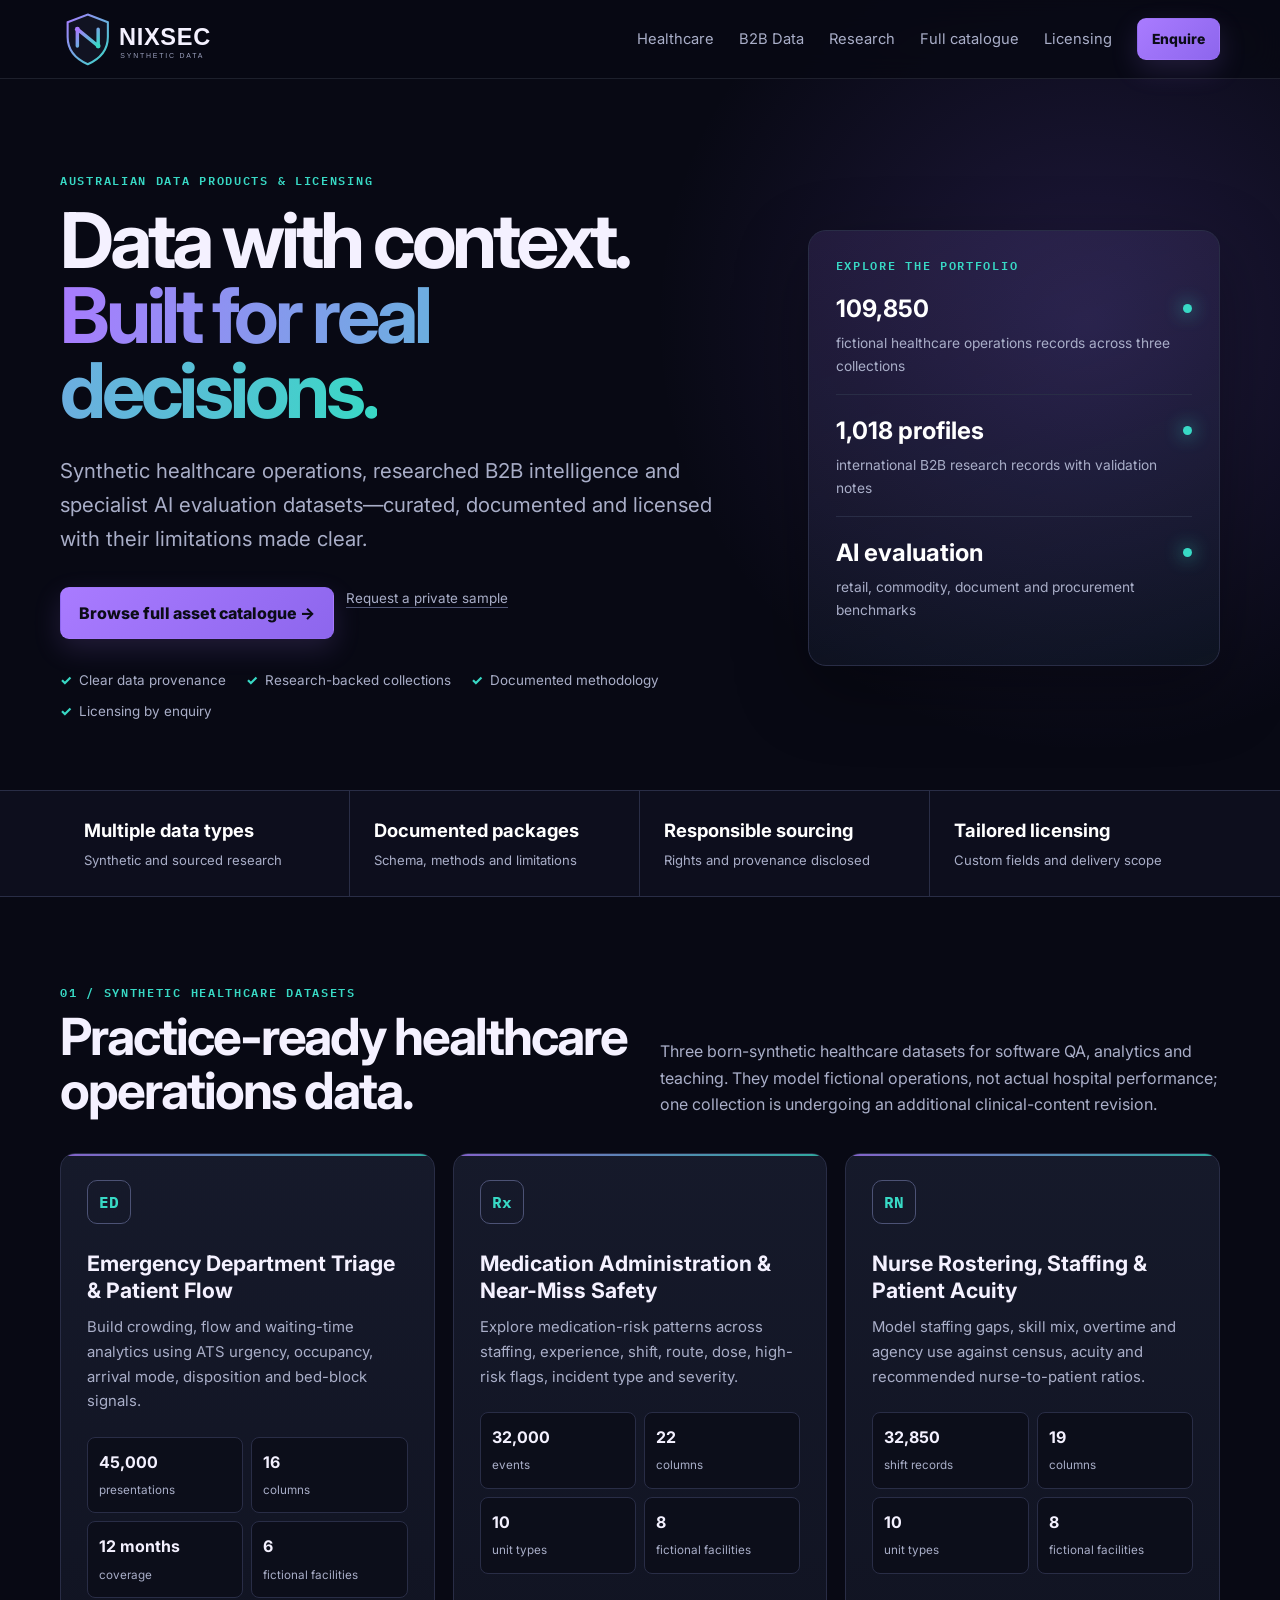
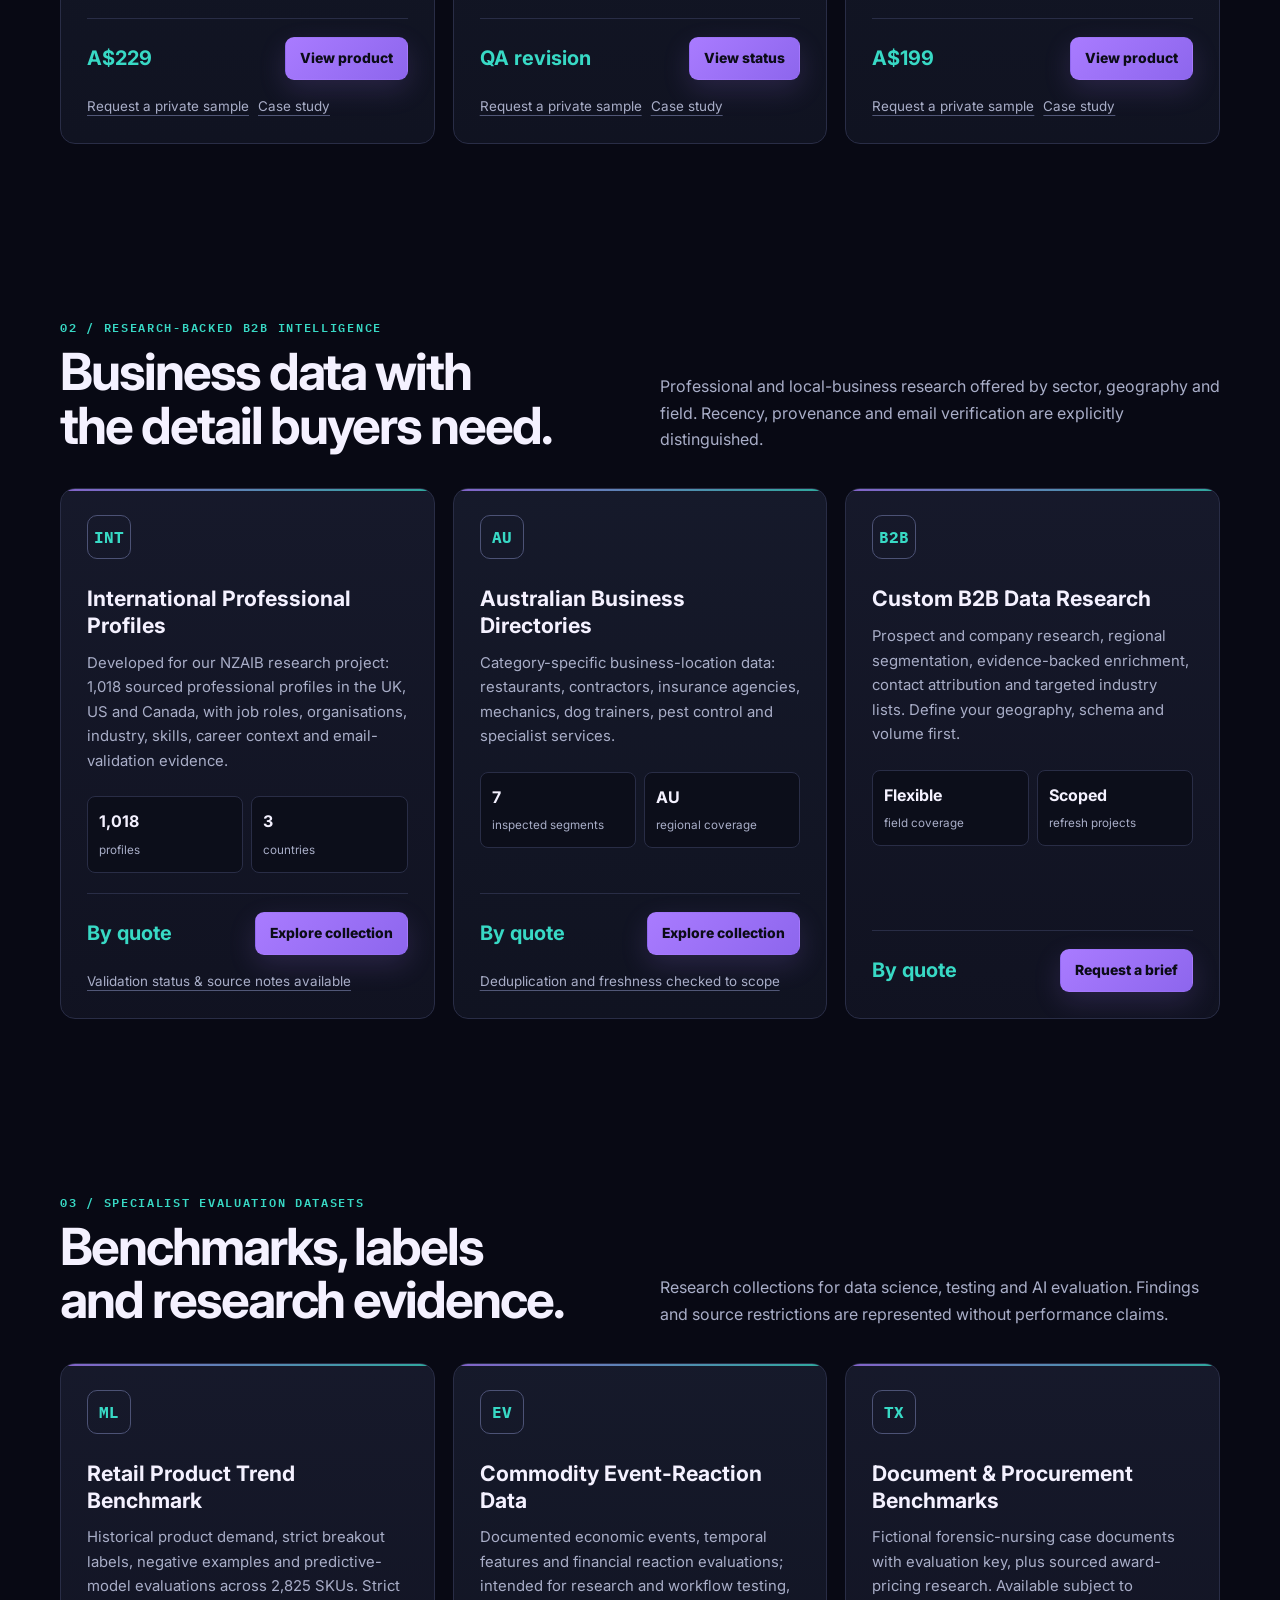
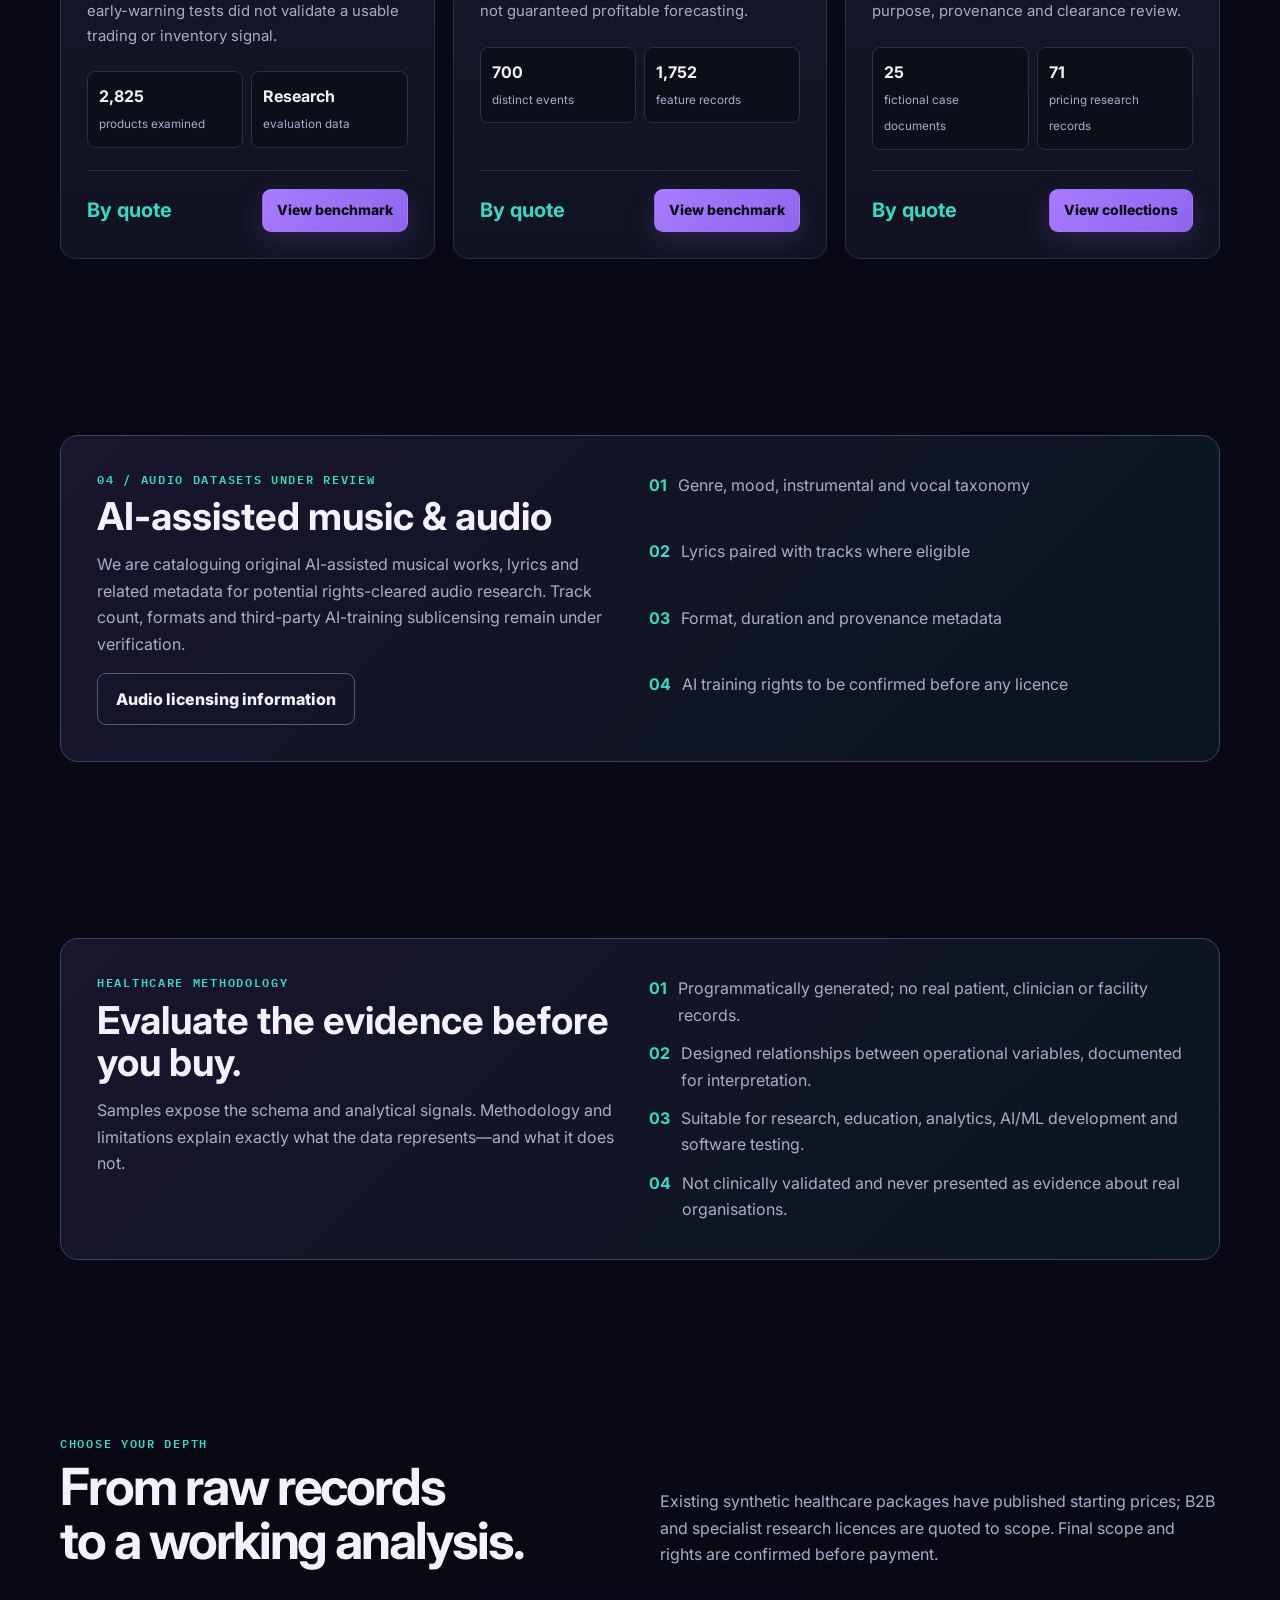
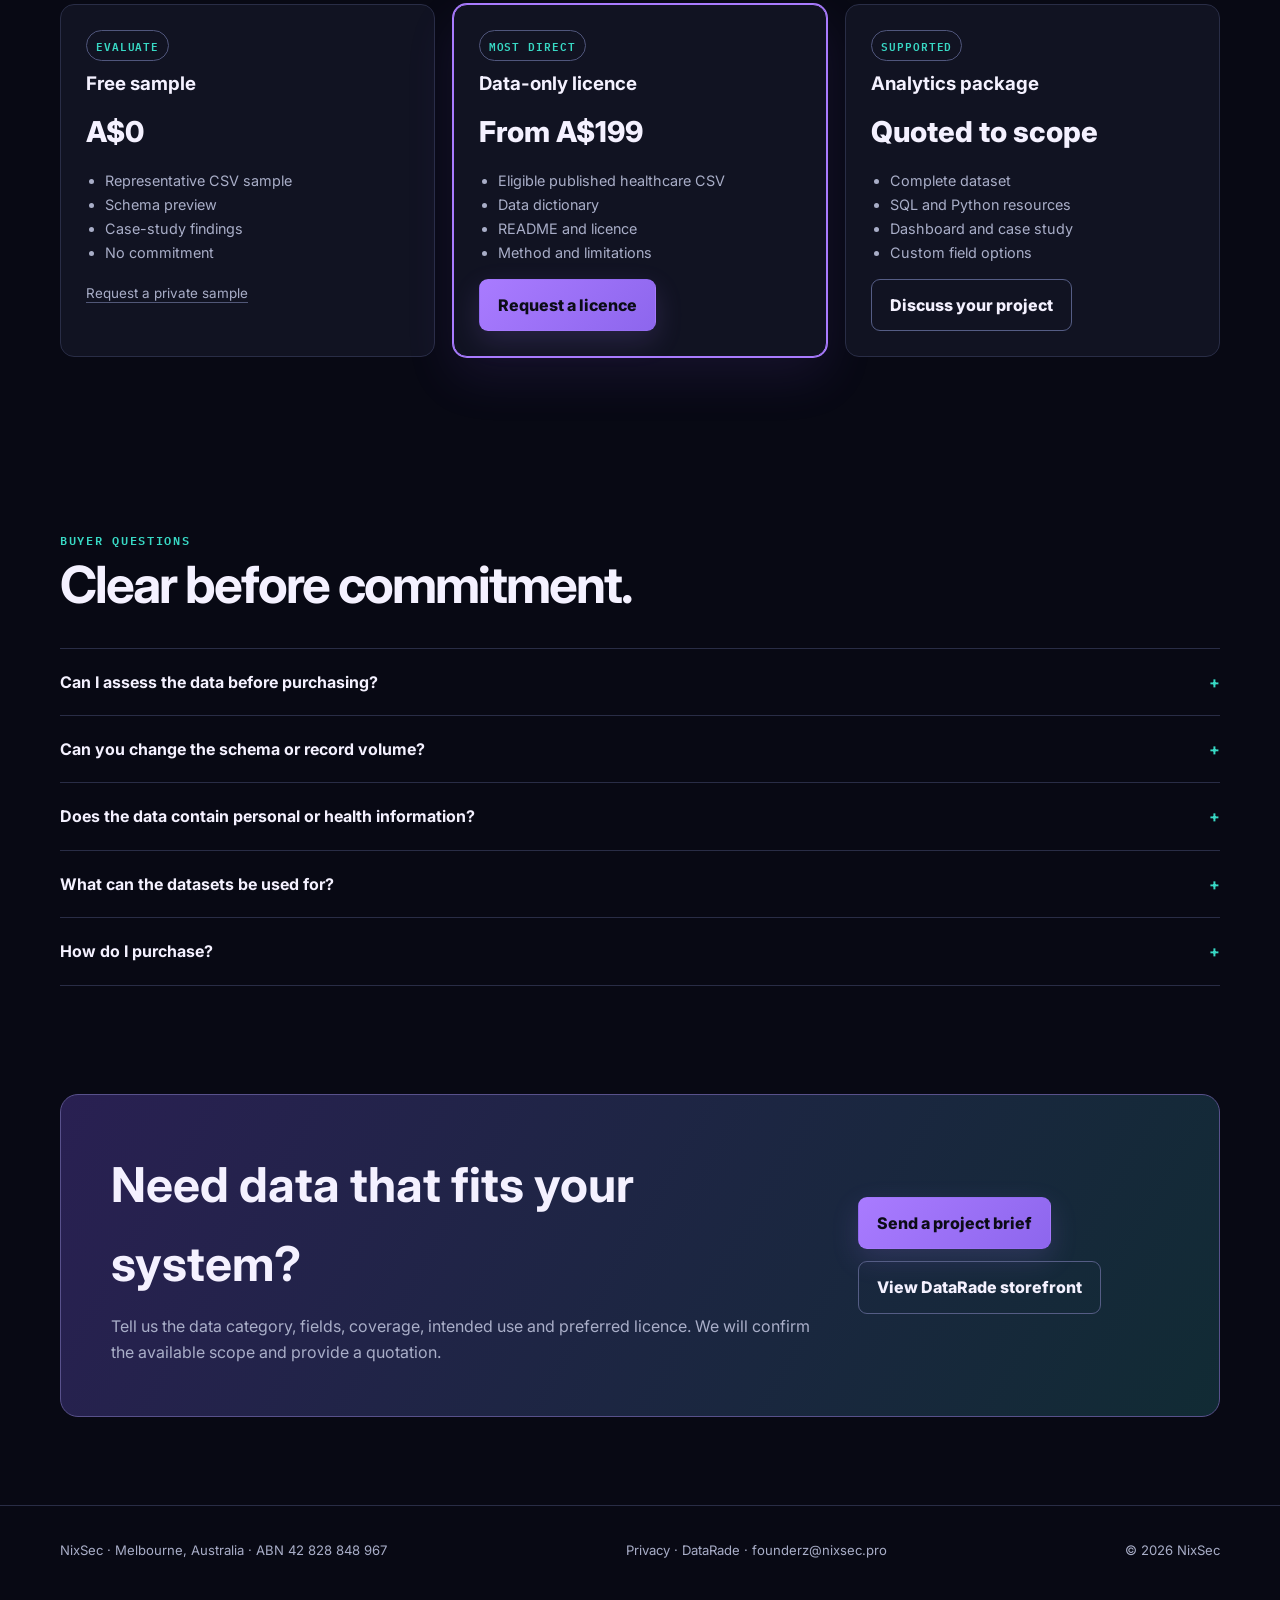
<file: index.html>
<!doctype html><html lang="en-AU"><head><meta charset="utf-8"><meta name="viewport" content="width=device-width,initial-scale=1"><title>Healthcare, B2B & AI Evaluation Datasets | NixSec Australia</title><meta name="description" content="Australian data licensing: synthetic healthcare datasets, international professional profiles, local business directories, research benchmarks and custom data projects."><meta property="og:title" content="NixSec — Synthetic, B2B & Research Datasets"><meta property="og:description" content="Healthcare synthetic data, Australian B2B directories, international professional research and AI evaluation benchmarks."><meta name="theme-color" content="#080914"><link rel="canonical" href="https://nixsec.pro/"><link rel="preconnect" href="https://fonts.googleapis.com"><link rel="preconnect" href="https://fonts.gstatic.com" crossorigin><link href="https://fonts.googleapis.com/css2?family=IBM+Plex+Mono:wght@500;600&family=Inter:wght@400;500;600;700;800&display=swap" rel="stylesheet"><link rel="stylesheet" href="assets/styles.css"><link rel="icon" href="assets/nixsec-logo.svg" type="image/svg+xml"><script type="application/ld+json">{"@context":"https://schema.org","@type":"Organization","name":"NixSec","url":"https://nixsec.pro/","description":"Australian provider of synthetic healthcare, B2B research and AI evaluation datasets","areaServed":"Worldwide","address":{"@type":"PostalAddress","addressLocality":"Melbourne","addressRegion":"VIC","addressCountry":"AU"}}</script></head><body>
<header class="site-header"><div class="wrap nav"><a class="brand" href="index.html" aria-label="NixSec home"><img src="assets/nixsec-logo.svg" alt="NixSec"></a><nav class="nav-links" aria-label="Main navigation"><a href="#healthcare">Healthcare</a><a href="#b2b">B2B Data</a><a href="#specialist">Research</a><a href="products/asset-catalogue.html">Full catalogue</a><a href="#packages">Licensing</a><a class="button small" href="mailto:founderz@nixsec.pro?subject=NixSec%20dataset%20enquiry">Enquire</a></nav></div></header>
<main><div class="wrap"><section class="hero"><div><div class="eyebrow">Australian data products & licensing</div><h1>Data with context.<br><span>Built for real decisions.</span></h1><p class="lead">Synthetic healthcare operations, researched B2B intelligence and specialist AI evaluation datasets—curated, documented and licensed with their limitations made clear.</p><div class="actions"><a class="button" href="products/asset-catalogue.html">Browse full asset catalogue →</a><a class="text-link" href="mailto:founderz@nixsec.pro?subject=NixSec%20private%20sample%20request">Request a private sample</a></div><div class="trustline"><span>Clear data provenance</span><span>Research-backed collections</span><span>Documented methodology</span><span>Licensing by enquiry</span></div></div><aside class="hero-panel" aria-label="Dataset portfolio summary"><div class="eyebrow">Explore the portfolio</div><div class="signal"><strong>109,850</strong><i class="dot"></i><span>fictional healthcare operations records across three collections</span></div><div class="signal"><strong>1,018 profiles</strong><i class="dot"></i><span>international B2B research records with validation notes</span></div><div class="signal"><strong>AI evaluation</strong><i class="dot"></i><span>retail, commodity, document and procurement benchmarks</span></div></aside></section></div>
<div class="strip"><div class="wrap strip-grid"><div class="proof"><strong>Multiple data types</strong><span>Synthetic and sourced research</span></div><div class="proof"><strong>Documented packages</strong><span>Schema, methods and limitations</span></div><div class="proof"><strong>Responsible sourcing</strong><span>Rights and provenance disclosed</span></div><div class="proof"><strong>Tailored licensing</strong><span>Custom fields and delivery scope</span></div></div></div>
<section class="section" id="datasets"><div class="wrap" id="healthcare"><div class="section-head"><div><div class="eyebrow">01 / Synthetic healthcare datasets</div><h2>Practice-ready healthcare<br>operations data.</h2></div><p>Three born-synthetic healthcare datasets for software QA, analytics and teaching. They model fictional operations, not actual hospital performance; one collection is undergoing an additional clinical-content revision.</p></div><div class="grid-3">
<article class="card"><div class="icon">ED</div><h3>Emergency Department Triage &amp; Patient Flow</h3><p>Build crowding, flow and waiting-time analytics using ATS urgency, occupancy, arrival mode, disposition and bed-block signals.</p><div class="stats"><div class="stat"><strong>45,000</strong><span>presentations</span></div><div class="stat"><strong>16</strong><span>columns</span></div><div class="stat"><strong>12 months</strong><span>coverage</span></div><div class="stat"><strong>6</strong><span>fictional facilities</span></div></div><div class="price"><strong>A$229</strong><a class="button small" href="products/ed-patient-flow.html">View product</a></div><div class="card-links"><a class="text-link" href="mailto:founderz@nixsec.pro?subject=NixSec%20private%20sample%20request">Request a private sample</a><a class="text-link" href="case-studies/ed-patient-flow.pdf">Case study</a></div></article>
<article class="card"><div class="icon">Rx</div><h3>Medication Administration &amp; Near-Miss Safety</h3><p>Explore medication-risk patterns across staffing, experience, shift, route, dose, high-risk flags, incident type and severity.</p><div class="stats"><div class="stat"><strong>32,000</strong><span>events</span></div><div class="stat"><strong>22</strong><span>columns</span></div><div class="stat"><strong>10</strong><span>unit types</span></div><div class="stat"><strong>8</strong><span>fictional facilities</span></div></div><div class="price"><strong>QA revision</strong><a class="button small" href="products/medication-safety.html">View status</a></div><div class="card-links"><a class="text-link" href="mailto:founderz@nixsec.pro?subject=NixSec%20private%20sample%20request">Request a private sample</a><a class="text-link" href="case-studies/medication-safety.pdf">Case study</a></div></article>
<article class="card"><div class="icon">RN</div><h3>Nurse Rostering, Staffing &amp; Patient Acuity</h3><p>Model staffing gaps, skill mix, overtime and agency use against census, acuity and recommended nurse-to-patient ratios.</p><div class="stats"><div class="stat"><strong>32,850</strong><span>shift records</span></div><div class="stat"><strong>19</strong><span>columns</span></div><div class="stat"><strong>10</strong><span>unit types</span></div><div class="stat"><strong>8</strong><span>fictional facilities</span></div></div><div class="price"><strong>A$199</strong><a class="button small" href="products/nurse-rostering.html">View product</a></div><div class="card-links"><a class="text-link" href="mailto:founderz@nixsec.pro?subject=NixSec%20private%20sample%20request">Request a private sample</a><a class="text-link" href="case-studies/nurse-rostering.pdf">Case study</a></div></article>
</div></div></section>
<section class="section" id="b2b"><div class="wrap"><div class="section-head"><div><div class="eyebrow">02 / Research-backed B2B intelligence</div><h2>Business data with<br>the detail buyers need.</h2></div><p>Professional and local-business research offered by sector, geography and field. Recency, provenance and email verification are explicitly distinguished.</p></div><div class="grid-3">
<article class="card"><div class="icon">INT</div><h3>International Professional Profiles</h3><p>Developed for our NZAIB research project: 1,018 sourced professional profiles in the UK, US and Canada, with job roles, organisations, industry, skills, career context and email-validation evidence.</p><div class="stats"><div class="stat"><strong>1,018</strong><span>profiles</span></div><div class="stat"><strong>3</strong><span>countries</span></div></div><div class="price"><strong>By quote</strong><a class="button small" href="products/international-professional-profiles.html">Explore collection</a></div><div class="card-links"><span class="text-link">Validation status &amp; source notes available</span></div></article>
<article class="card"><div class="icon">AU</div><h3>Australian Business Directories</h3><p>Category-specific business-location data: restaurants, contractors, insurance agencies, mechanics, dog trainers, pest control and specialist services.</p><div class="stats"><div class="stat"><strong>7</strong><span>inspected segments</span></div><div class="stat"><strong>AU</strong><span>regional coverage</span></div></div><div class="price"><strong>By quote</strong><a class="button small" href="products/australian-business-directories.html">Explore collection</a></div><div class="card-links"><span class="text-link">Deduplication and freshness checked to scope</span></div></article>
<article class="card"><div class="icon">B2B</div><h3>Custom B2B Data Research</h3><p>Prospect and company research, regional segmentation, evidence-backed enrichment, contact attribution and targeted industry lists. Define your geography, schema and volume first.</p><div class="stats"><div class="stat"><strong>Flexible</strong><span>field coverage</span></div><div class="stat"><strong>Scoped</strong><span>refresh projects</span></div></div><div class="price"><strong>By quote</strong><a class="button small" href="mailto:founderz@nixsec.pro?subject=Custom%20B2B%20dataset%20brief">Request a brief</a></div></article>
</div></div></section>
<section class="section" id="specialist"><div class="wrap"><div class="section-head"><div><div class="eyebrow">03 / Specialist evaluation datasets</div><h2>Benchmarks, labels<br>and research evidence.</h2></div><p>Research collections for data science, testing and AI evaluation. Findings and source restrictions are represented without performance claims.</p></div><div class="grid-3">
<article class="card"><div class="icon">ML</div><h3>Retail Product Trend Benchmark</h3><p>Historical product demand, strict breakout labels, negative examples and predictive-model evaluations across 2,825 SKUs. Strict early-warning tests did not validate a usable trading or inventory signal.</p><div class="stats"><div class="stat"><strong>2,825</strong><span>products examined</span></div><div class="stat"><strong>Research</strong><span>evaluation data</span></div></div><div class="price"><strong>By quote</strong><a class="button small" href="products/research-evaluation-datasets.html">View benchmark</a></div></article>
<article class="card"><div class="icon">EV</div><h3>Commodity Event-Reaction Data</h3><p>Documented economic events, temporal features and financial reaction evaluations; intended for research and workflow testing, not guaranteed profitable forecasting.</p><div class="stats"><div class="stat"><strong>700</strong><span>distinct events</span></div><div class="stat"><strong>1,752</strong><span>feature records</span></div></div><div class="price"><strong>By quote</strong><a class="button small" href="products/research-evaluation-datasets.html">View benchmark</a></div></article>
<article class="card"><div class="icon">TX</div><h3>Document &amp; Procurement Benchmarks</h3><p>Fictional forensic-nursing case documents with evaluation key, plus sourced award-pricing research. Available subject to purpose, provenance and clearance review.</p><div class="stats"><div class="stat"><strong>25</strong><span>fictional case documents</span></div><div class="stat"><strong>71</strong><span>pricing research records</span></div></div><div class="price"><strong>By quote</strong><a class="button small" href="products/research-evaluation-datasets.html">View collections</a></div></article>
</div></div></section>
<section class="section" id="audio"><div class="wrap"><div class="risk-box"><div><div class="eyebrow">04 / Audio datasets under review</div><h3>AI-assisted music &amp; audio</h3><p>We are cataloguing original AI-assisted musical works, lyrics and related metadata for potential rights-cleared audio research. Track count, formats and third-party AI-training sublicensing remain under verification.</p><p style="margin-top:16px"><a class="button secondary" href="products/synthetic-audio-collection.html">Audio licensing information</a></p></div><div class="checklist"><div class="check"><b>01</b><span>Genre, mood, instrumental and vocal taxonomy</span></div><div class="check"><b>02</b><span>Lyrics paired with tracks where eligible</span></div><div class="check"><b>03</b><span>Format, duration and provenance metadata</span></div><div class="check"><b>04</b><span>AI training rights to be confirmed before any licence</span></div></div></div></div></section><section class="section" id="method"><div class="wrap"><div class="risk-box"><div><div class="eyebrow">Healthcare methodology</div><h3>Evaluate the evidence before you buy.</h3><p>Samples expose the schema and analytical signals. Methodology and limitations explain exactly what the data represents—and what it does not.</p></div><div class="checklist"><div class="check"><b>01</b><span>Programmatically generated; no real patient, clinician or facility records.</span></div><div class="check"><b>02</b><span>Designed relationships between operational variables, documented for interpretation.</span></div><div class="check"><b>03</b><span>Suitable for research, education, analytics, AI/ML development and software testing.</span></div><div class="check"><b>04</b><span>Not clinically validated and never presented as evidence about real organisations.</span></div></div></div></div></section>
<section class="section" id="packages"><div class="wrap"><div class="section-head"><div><div class="eyebrow">Choose your depth</div><h2>From raw records<br>to a working analysis.</h2></div><p>Existing synthetic healthcare packages have published starting prices; B2B and specialist research licences are quoted to scope. Final scope and rights are confirmed before payment.</p></div><div class="package-grid"><article class="package"><span class="tag">Evaluate</span><h3>Free sample</h3><div class="amount">A$0</div><ul><li>Representative CSV sample</li><li>Schema preview</li><li>Case-study findings</li><li>No commitment</li></ul><a class="text-link" href="mailto:founderz@nixsec.pro?subject=NixSec%20private%20sample%20request">Request a private sample</a></article><article class="package featured"><span class="tag">Most direct</span><h3>Data-only licence</h3><div class="amount">From A$199</div><ul><li>Eligible published healthcare CSV</li><li>Data dictionary</li><li>README and licence</li><li>Method and limitations</li></ul><a class="button" href="mailto:founderz@nixsec.pro?subject=NixSec%20data-only%20licence">Request a licence</a></article><article class="package"><span class="tag">Supported</span><h3>Analytics package</h3><div class="amount">Quoted to scope</div><ul><li>Complete dataset</li><li>SQL and Python resources</li><li>Dashboard and case study</li><li>Custom field options</li></ul><a class="button secondary" href="mailto:founderz@nixsec.pro?subject=NixSec%20analytics%20package">Discuss your project</a></article></div></div></section>
<section class="section" id="faq"><div class="wrap"><div class="section-head"><div><div class="eyebrow">Buyer questions</div><h2>Clear before commitment.</h2></div></div><div class="faq"><details><summary>Can I assess the data before purchasing?</summary><div class="answer">Yes. Download the free evaluation samples and case studies. If the structure is close but not exact, send your required fields and we can quote a tailored version.</div></details><details><summary>Can you change the schema or record volume?</summary><div class="answer">Yes. For custom work, we can discuss fields, volumes, time period and modelled patterns. Scope depends on the relevant collection and data source.</div></details><details><summary>Does the data contain personal or health information?</summary><div class="answer">Our three synthetic healthcare datasets contain no records of real patients, staff or facilities. Our separate professional-profile B2B products do include sourced work-related contact details; their licensing and permitted use are assessed separately.</div></details><details><summary>What can the datasets be used for?</summary><div class="answer">Permitted uses depend on the dataset and agreed licence. Synthetic healthcare data suits testing, demonstrations and education, never real patient care. B2B research is subject to privacy, source and direct-marketing rules. Research benchmarks do not establish investment performance.</div></details><details><summary>How do I purchase?</summary><div class="answer">Email your chosen dataset and intended use. We confirm the package, licence, price and delivery details before payment. You can also contact NixSec through the DataRade storefront.</div></details></div></div></section>
<div class="wrap"><section class="cta-band"><div><h2>Need data that fits your system?</h2><p>Tell us the data category, fields, coverage, intended use and preferred licence. We will confirm the available scope and provide a quotation.</p></div><div class="actions"><a class="button" href="mailto:founderz@nixsec.pro?subject=Custom%20synthetic%20dataset%20brief">Send a project brief</a><a class="button secondary" href="https://nix-nightshade-security.mydatastorefront.com/">View DataRade storefront</a></div></section></div></main>
<footer class="footer"><div class="wrap footer-grid"><span>NixSec · Melbourne, Australia · ABN 42 828 848 967</span><span><a href="privacy.html">Privacy</a> · <a href="https://nix-nightshade-security.mydatastorefront.com/">DataRade</a> · founderz@nixsec.pro</span><span>© 2026 NixSec</span></div></footer></body></html>
</file>
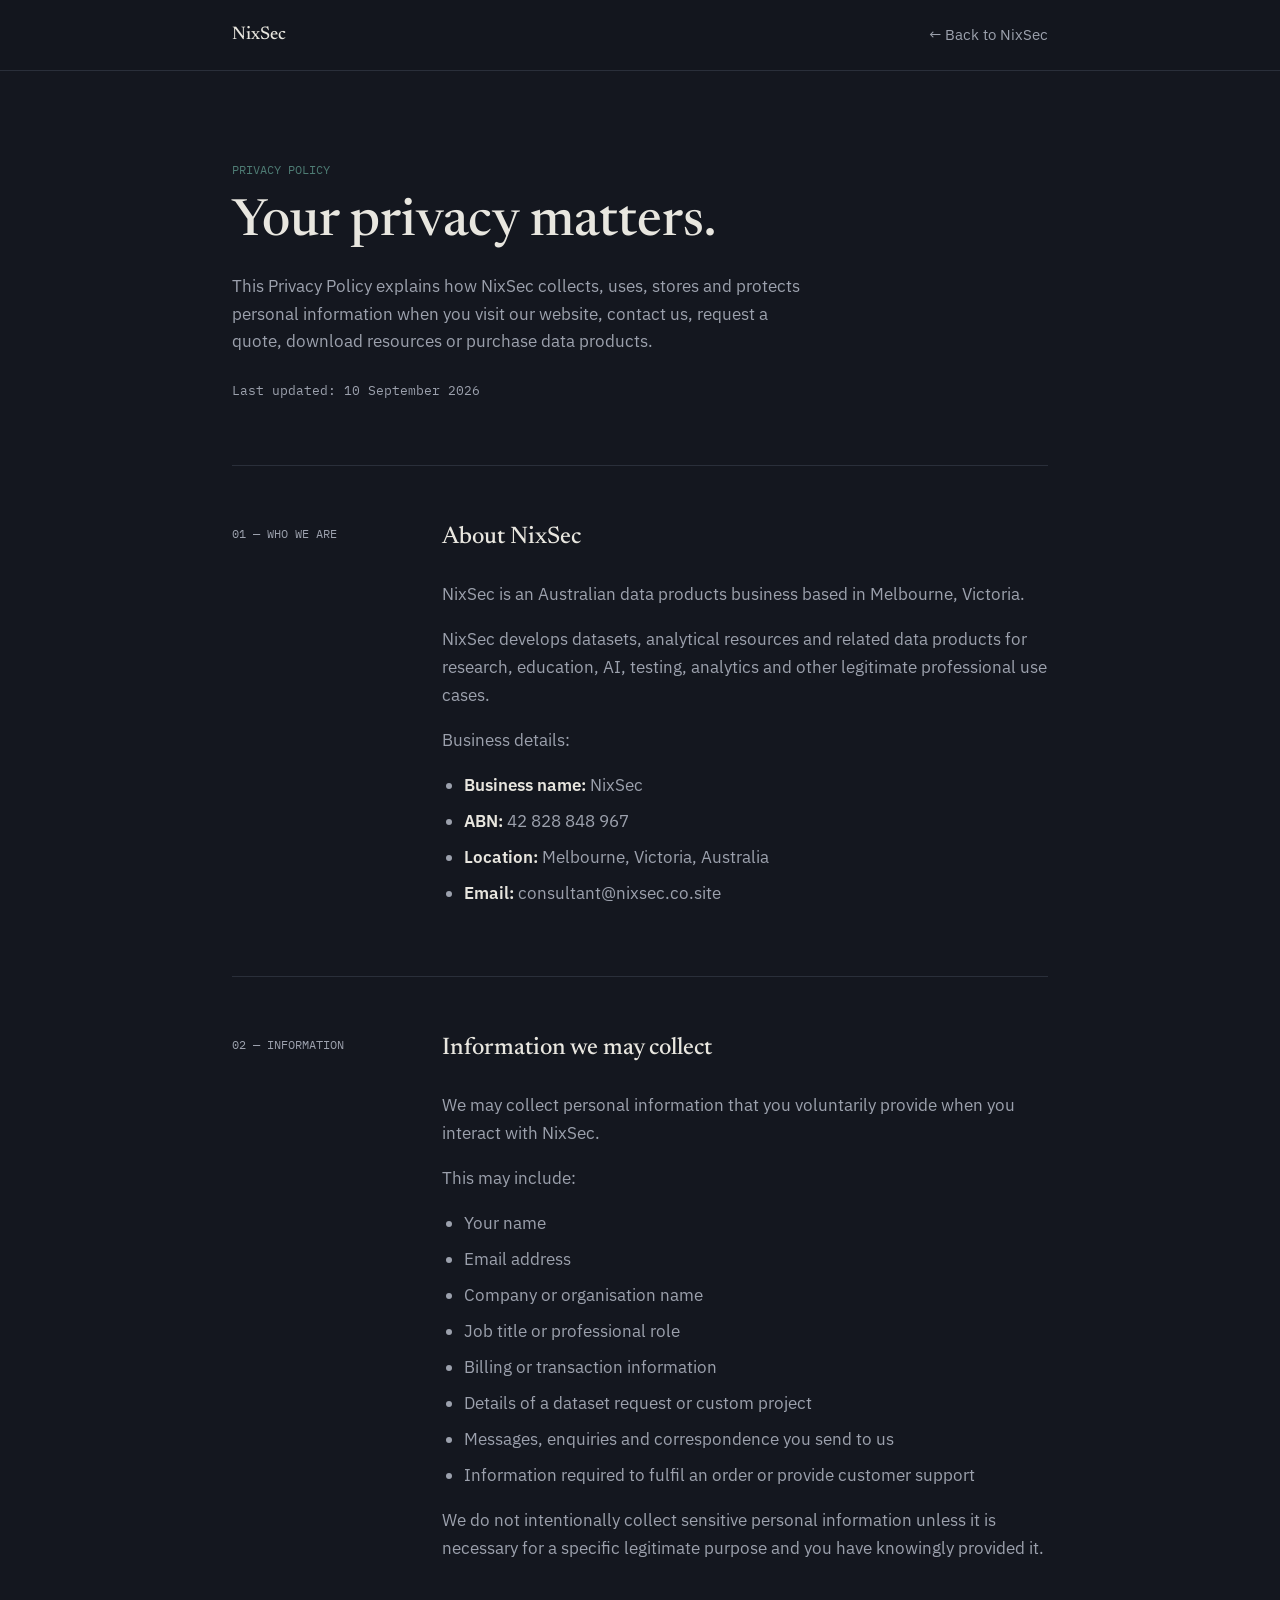
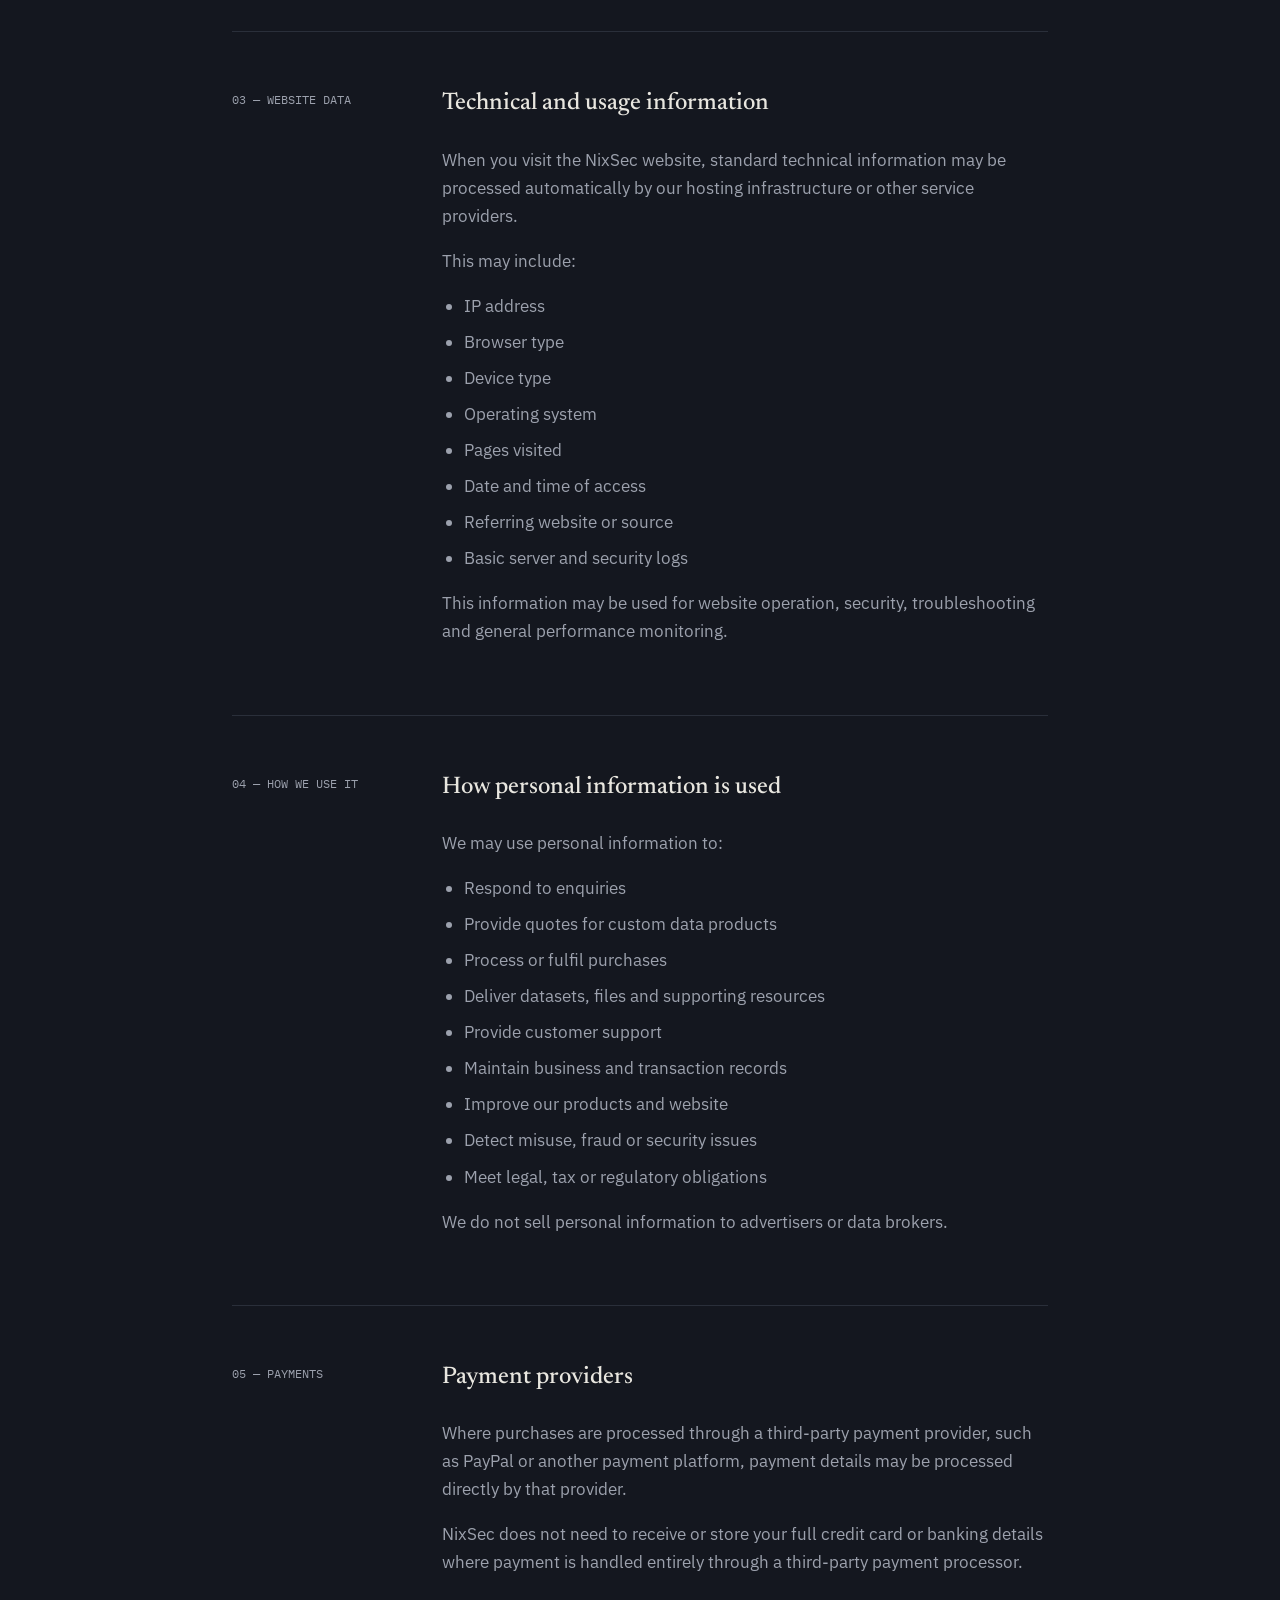
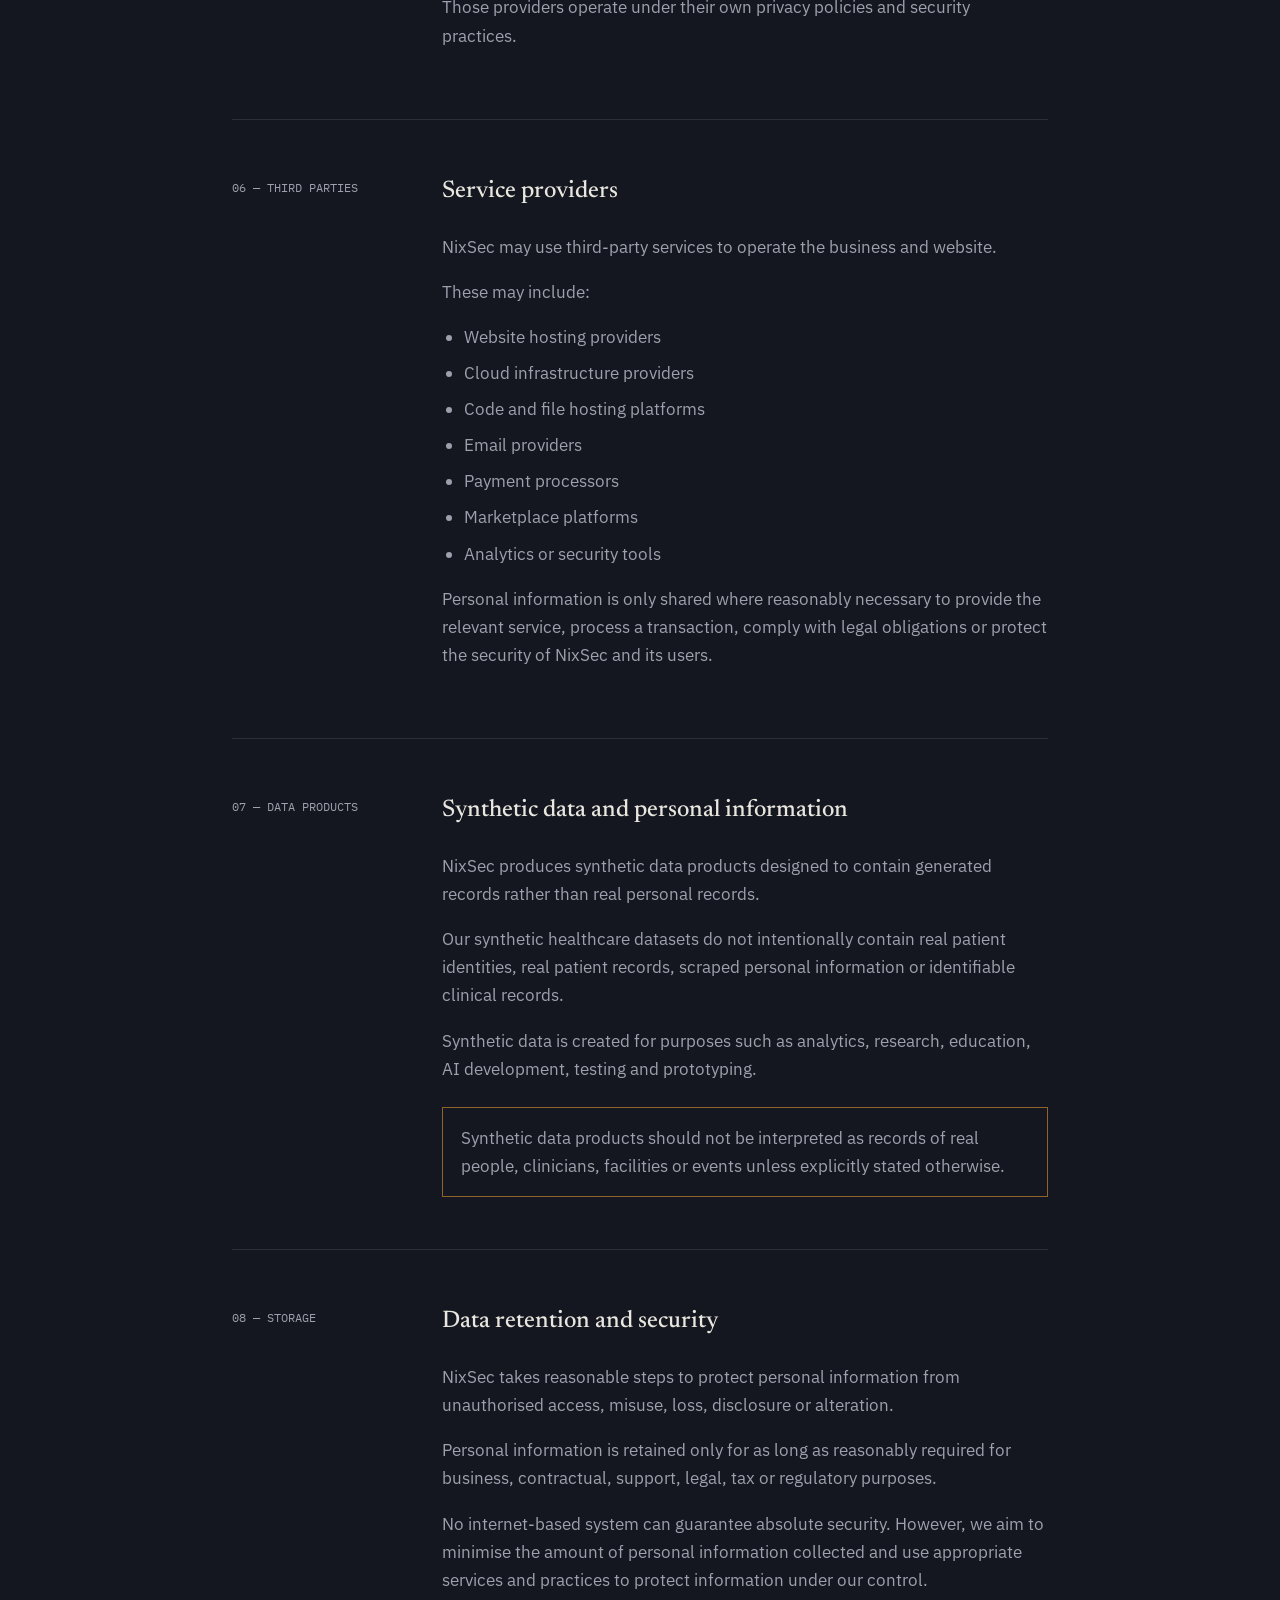
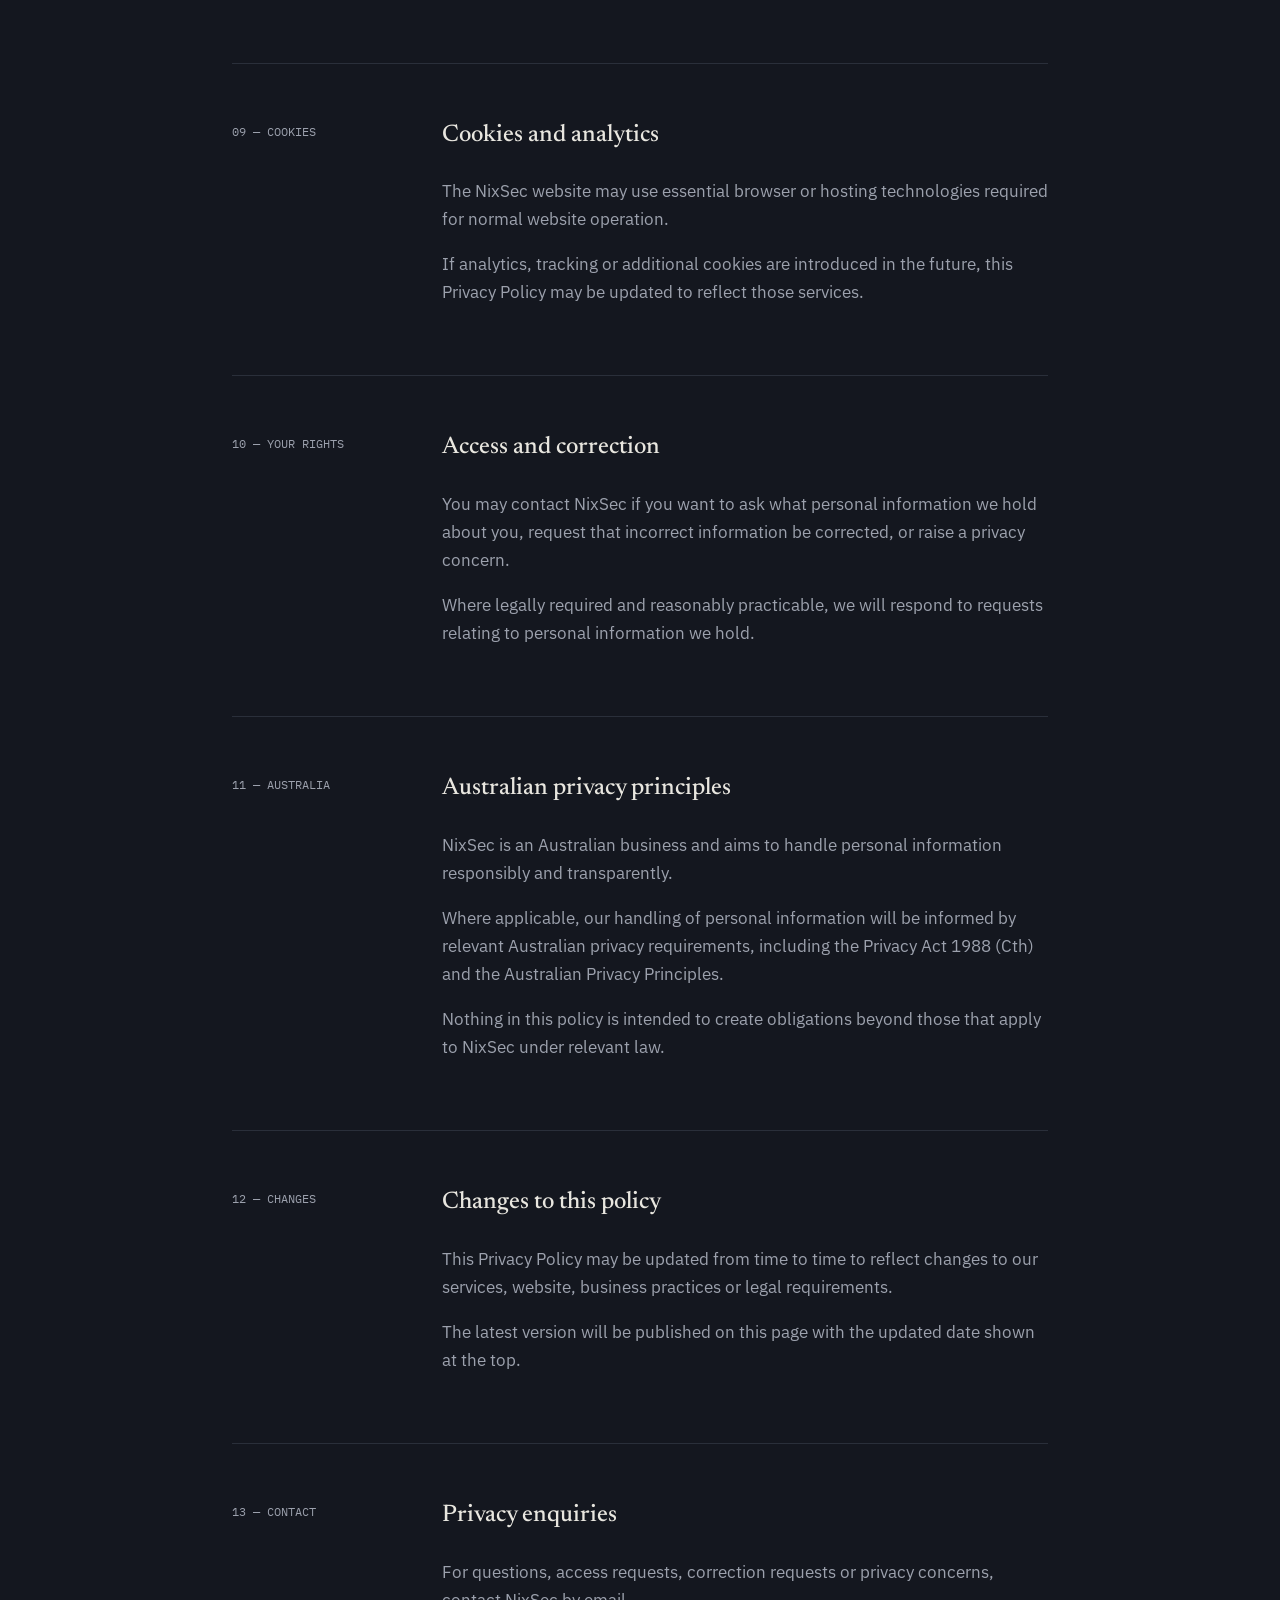
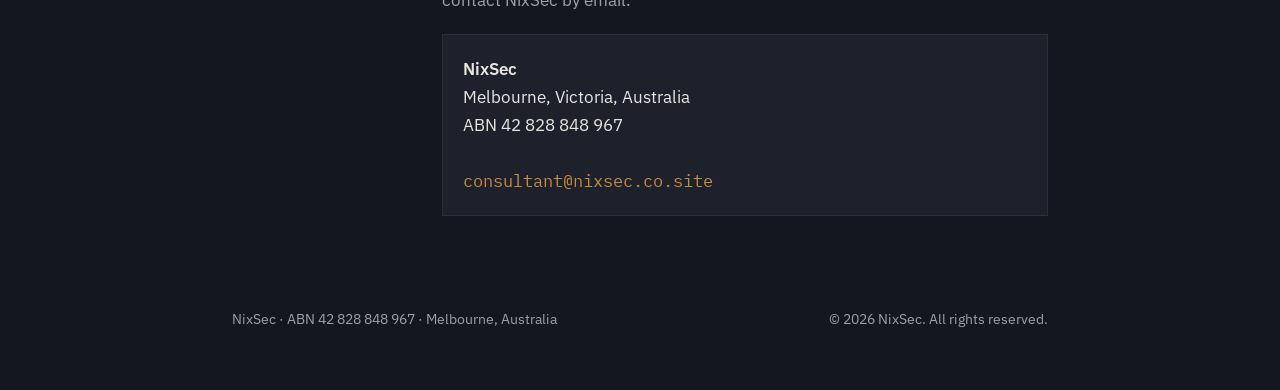
<file: Privacy.html>
<!DOCTYPE html>
<html lang="en">
<head>
<meta charset="UTF-8">
<meta name="viewport" content="width=device-width, initial-scale=1.0">

<title>Privacy Policy — NixSec</title>

<link rel="preconnect" href="https://fonts.googleapis.com">
<link rel="preconnect" href="https://fonts.gstatic.com" crossorigin>

<link href="https://fonts.googleapis.com/css2?family=Newsreader:ital,opsz,wght@0,6..72,400;0,6..72,500;0,6..72,600;1,6..72,400&family=IBM+Plex+Sans:wght@400;500;600&family=IBM+Plex+Mono:wght@400;500&display=swap" rel="stylesheet">

<style>

:root {
  --bg: #14171F;
  --panel: #1C212B;
  --text: #E8E6DF;
  --text-dim: #9CA1AD;
  --rule: #2A2F3A;
  --accent: #C98A3D;
  --accent-dim: #8f6329;
  --teal: #4E7C74;

  --serif: 'Newsreader', serif;
  --sans: 'IBM Plex Sans', sans-serif;
  --mono: 'IBM Plex Mono', monospace;
}

* {
  box-sizing: border-box;
}

html {
  scroll-behavior: smooth;
}

body {
  margin: 0;
  background: var(--bg);
  color: var(--text);
  font-family: var(--sans);
  font-size: 17px;
  line-height: 1.65;
  -webkit-font-smoothing: antialiased;
}

a {
  color: var(--accent);
  text-decoration: none;
}

a:hover,
a:focus-visible {
  text-decoration: underline;
}

a:focus-visible {
  outline: 2px solid var(--accent);
  outline-offset: 3px;
}

.wrap {
  max-width: 880px;
  margin: 0 auto;
  padding: 0 32px;
}

/* NAV */

header.site-nav {
  border-bottom: 1px solid var(--rule);
  position: sticky;
  top: 0;
  background: rgba(20, 23, 31, 0.92);
  backdrop-filter: blur(6px);
  z-index: 10;
}

.nav-inner {
  max-width: 880px;
  margin: 0 auto;
  padding: 20px 32px;
  display: flex;
  justify-content: space-between;
  align-items: center;
  gap: 20px;
}

.brand {
  font-family: var(--serif);
  font-size: 1.15rem;
  font-weight: 500;
  color: var(--text);
}

.back-link {
  font-size: 0.92rem;
  color: var(--text-dim);
}

.back-link:hover {
  color: var(--text);
}

/* HERO */

.hero {
  padding: 88px 0 64px;
  border-bottom: 1px solid var(--rule);
}

.kicker {
  font-family: var(--mono);
  font-size: 0.78rem;
  color: var(--teal);
  margin-bottom: 14px;
}

.hero h1 {
  font-family: var(--serif);
  font-size: clamp(2.2rem, 5vw, 3.2rem);
  font-weight: 500;
  line-height: 1.15;
  margin: 0 0 20px;
}

.hero p {
  max-width: 58ch;
  margin: 0;
  color: var(--text-dim);
  font-size: 1.05rem;
}

/* POLICY SECTIONS */

section {
  padding: 52px 0;
  border-bottom: 1px solid var(--rule);
}

section:last-of-type {
  border-bottom: none;
}

.section-head {
  display: grid;
  grid-template-columns: 180px 1fr;
  gap: 30px;
  margin-bottom: 22px;
}

.section-number {
  font-family: var(--mono);
  font-size: 0.78rem;
  color: var(--text-dim);
  padding-top: 5px;
}

section h2 {
  font-family: var(--serif);
  font-size: 1.5rem;
  font-weight: 500;
  margin: 0;
}

.section-body {
  max-width: 64ch;
  margin-left: 210px;
}

.section-body p,
.section-body li {
  color: var(--text-dim);
}

.section-body strong {
  color: var(--text);
  font-weight: 600;
}

.section-body ul {
  padding-left: 22px;
}

.section-body li + li {
  margin-top: 8px;
}

.notice {
  margin-top: 24px;
  padding: 16px 18px;
  border: 1px solid var(--accent-dim);
  color: var(--text-dim);
}

.contact-box {
  margin-top: 20px;
  padding: 20px;
  border: 1px solid var(--rule);
  background: var(--panel);
}

.contact-box a {
  font-family: var(--mono);
}

.updated {
  font-family: var(--mono);
  font-size: 0.8rem;
  color: var(--text-dim);
  margin-top: 24px;
}

/* FOOTER */

footer {
  padding: 40px 0 60px;
  font-size: 0.85rem;
  color: var(--text-dim);
}

.foot-inner {
  display: flex;
  justify-content: space-between;
  flex-wrap: wrap;
  gap: 10px;
}

/* MOBILE */

@media (max-width: 620px) {

  .wrap {
    padding: 0 22px;
  }

  .nav-inner {
    padding: 18px 22px;
  }

  .hero {
    padding: 64px 0 48px;
  }

  .section-head {
    grid-template-columns: 1fr;
    gap: 6px;
  }

  .section-body {
    margin-left: 0;
  }

}

</style>
</head>

<body>

<header class="site-nav">
  <div class="nav-inner">

    <div class="brand">NixSec</div>

    <a class="back-link" href="/">
      ← Back to NixSec
    </a>

  </div>
</header>


<main class="wrap">

<section class="hero">

  <div class="kicker">PRIVACY POLICY</div>

  <h1>Your privacy matters.</h1>

  <p>
    This Privacy Policy explains how NixSec collects, uses, stores and protects
    personal information when you visit our website, contact us, request a quote,
    download resources or purchase data products.
  </p>

  <div class="updated">
    Last updated: 10 September 2026
  </div>

</section>


<section>

  <div class="section-head">

    <div class="section-number">
      01 — WHO WE ARE
    </div>

    <h2>
      About NixSec
    </h2>

  </div>

  <div class="section-body">

    <p>
      NixSec is an Australian data products business based in Melbourne,
      Victoria.
    </p>

    <p>
      NixSec develops datasets, analytical resources and related data products
      for research, education, AI, testing, analytics and other legitimate
      professional use cases.
    </p>

    <p>
      Business details:
    </p>

    <ul>
      <li><strong>Business name:</strong> NixSec</li>
      <li><strong>ABN:</strong> 42 828 848 967</li>
      <li><strong>Location:</strong> Melbourne, Victoria, Australia</li>
      <li><strong>Email:</strong> consultant@nixsec.co.site</li>
    </ul>

  </div>

</section>


<section>

  <div class="section-head">

    <div class="section-number">
      02 — INFORMATION
    </div>

    <h2>
      Information we may collect
    </h2>

  </div>

  <div class="section-body">

    <p>
      We may collect personal information that you voluntarily provide when you
      interact with NixSec.
    </p>

    <p>
      This may include:
    </p>

    <ul>
      <li>Your name</li>
      <li>Email address</li>
      <li>Company or organisation name</li>
      <li>Job title or professional role</li>
      <li>Billing or transaction information</li>
      <li>Details of a dataset request or custom project</li>
      <li>Messages, enquiries and correspondence you send to us</li>
      <li>Information required to fulfil an order or provide customer support</li>
    </ul>

    <p>
      We do not intentionally collect sensitive personal information unless it
      is necessary for a specific legitimate purpose and you have knowingly
      provided it.
    </p>

  </div>

</section>


<section>

  <div class="section-head">

    <div class="section-number">
      03 — WEBSITE DATA
    </div>

    <h2>
      Technical and usage information
    </h2>

  </div>

  <div class="section-body">

    <p>
      When you visit the NixSec website, standard technical information may be
      processed automatically by our hosting infrastructure or other service
      providers.
    </p>

    <p>
      This may include:
    </p>

    <ul>
      <li>IP address</li>
      <li>Browser type</li>
      <li>Device type</li>
      <li>Operating system</li>
      <li>Pages visited</li>
      <li>Date and time of access</li>
      <li>Referring website or source</li>
      <li>Basic server and security logs</li>
    </ul>

    <p>
      This information may be used for website operation, security,
      troubleshooting and general performance monitoring.
    </p>

  </div>

</section>


<section>

  <div class="section-head">

    <div class="section-number">
      04 — HOW WE USE IT
    </div>

    <h2>
      How personal information is used
    </h2>

  </div>

  <div class="section-body">

    <p>
      We may use personal information to:
    </p>

    <ul>
      <li>Respond to enquiries</li>
      <li>Provide quotes for custom data products</li>
      <li>Process or fulfil purchases</li>
      <li>Deliver datasets, files and supporting resources</li>
      <li>Provide customer support</li>
      <li>Maintain business and transaction records</li>
      <li>Improve our products and website</li>
      <li>Detect misuse, fraud or security issues</li>
      <li>Meet legal, tax or regulatory obligations</li>
    </ul>

    <p>
      We do not sell personal information to advertisers or data brokers.
    </p>

  </div>

</section>


<section>

  <div class="section-head">

    <div class="section-number">
      05 — PAYMENTS
    </div>

    <h2>
      Payment providers
    </h2>

  </div>

  <div class="section-body">

    <p>
      Where purchases are processed through a third-party payment provider,
      such as PayPal or another payment platform, payment details may be
      processed directly by that provider.
    </p>

    <p>
      NixSec does not need to receive or store your full credit card or banking
      details where payment is handled entirely through a third-party payment
      processor.
    </p>

    <p>
      Those providers operate under their own privacy policies and security
      practices.
    </p>

  </div>

</section>


<section>

  <div class="section-head">

    <div class="section-number">
      06 — THIRD PARTIES
    </div>

    <h2>
      Service providers
    </h2>

  </div>

  <div class="section-body">

    <p>
      NixSec may use third-party services to operate the business and website.
    </p>

    <p>
      These may include:
    </p>

    <ul>
      <li>Website hosting providers</li>
      <li>Cloud infrastructure providers</li>
      <li>Code and file hosting platforms</li>
      <li>Email providers</li>
      <li>Payment processors</li>
      <li>Marketplace platforms</li>
      <li>Analytics or security tools</li>
    </ul>

    <p>
      Personal information is only shared where reasonably necessary to provide
      the relevant service, process a transaction, comply with legal
      obligations or protect the security of NixSec and its users.
    </p>

  </div>

</section>


<section>

  <div class="section-head">

    <div class="section-number">
      07 — DATA PRODUCTS
    </div>

    <h2>
      Synthetic data and personal information
    </h2>

  </div>

  <div class="section-body">

    <p>
      NixSec produces synthetic data products designed to contain generated
      records rather than real personal records.
    </p>

    <p>
      Our synthetic healthcare datasets do not intentionally contain real
      patient identities, real patient records, scraped personal information or
      identifiable clinical records.
    </p>

    <p>
      Synthetic data is created for purposes such as analytics, research,
      education, AI development, testing and prototyping.
    </p>

    <div class="notice">
      Synthetic data products should not be interpreted as records of real
      people, clinicians, facilities or events unless explicitly stated
      otherwise.
    </div>

  </div>

</section>


<section>

  <div class="section-head">

    <div class="section-number">
      08 — STORAGE
    </div>

    <h2>
      Data retention and security
    </h2>

  </div>

  <div class="section-body">

    <p>
      NixSec takes reasonable steps to protect personal information from
      unauthorised access, misuse, loss, disclosure or alteration.
    </p>

    <p>
      Personal information is retained only for as long as reasonably required
      for business, contractual, support, legal, tax or regulatory purposes.
    </p>

    <p>
      No internet-based system can guarantee absolute security. However, we aim
      to minimise the amount of personal information collected and use
      appropriate services and practices to protect information under our
      control.
    </p>

  </div>

</section>


<section>

  <div class="section-head">

    <div class="section-number">
      09 — COOKIES
    </div>

    <h2>
      Cookies and analytics
    </h2>

  </div>

  <div class="section-body">

    <p>
      The NixSec website may use essential browser or hosting technologies
      required for normal website operation.
    </p>

    <p>
      If analytics, tracking or additional cookies are introduced in the
      future, this Privacy Policy may be updated to reflect those services.
    </p>

  </div>

</section>


<section>

  <div class="section-head">

    <div class="section-number">
      10 — YOUR RIGHTS
    </div>

    <h2>
      Access and correction
    </h2>

  </div>

  <div class="section-body">

    <p>
      You may contact NixSec if you want to ask what personal information we
      hold about you, request that incorrect information be corrected, or raise
      a privacy concern.
    </p>

    <p>
      Where legally required and reasonably practicable, we will respond to
      requests relating to personal information we hold.
    </p>

  </div>

</section>


<section>

  <div class="section-head">

    <div class="section-number">
      11 — AUSTRALIA
    </div>

    <h2>
      Australian privacy principles
    </h2>

  </div>

  <div class="section-body">

    <p>
      NixSec is an Australian business and aims to handle personal information
      responsibly and transparently.
    </p>

    <p>
      Where applicable, our handling of personal information will be informed
      by relevant Australian privacy requirements, including the Privacy Act
      1988 (Cth) and the Australian Privacy Principles.
    </p>

    <p>
      Nothing in this policy is intended to create obligations beyond those
      that apply to NixSec under relevant law.
    </p>

  </div>

</section>


<section>

  <div class="section-head">

    <div class="section-number">
      12 — CHANGES
    </div>

    <h2>
      Changes to this policy
    </h2>

  </div>

  <div class="section-body">

    <p>
      This Privacy Policy may be updated from time to time to reflect changes
      to our services, website, business practices or legal requirements.
    </p>

    <p>
      The latest version will be published on this page with the updated date
      shown at the top.
    </p>

  </div>

</section>


<section>

  <div class="section-head">

    <div class="section-number">
      13 — CONTACT
    </div>

    <h2>
      Privacy enquiries
    </h2>

  </div>

  <div class="section-body">

    <p>
      For questions, access requests, correction requests or privacy concerns,
      contact NixSec by email.
    </p>

    <div class="contact-box">

      <strong>NixSec</strong><br>

      Melbourne, Victoria, Australia<br>

      ABN 42 828 848 967<br><br>

      <a href="mailto:consultant@nixsec.co.site">
        consultant@nixsec.co.site
      </a>

    </div>

  </div>

</section>

</main>


<footer>

  <div class="wrap foot-inner">

    <span>
      NixSec · ABN 42 828 848 967 · Melbourne, Australia
    </span>

    <span>
      © 2026 NixSec. All rights reserved.
    </span>

  </div>

</footer>

</body>
        </html>
</file>
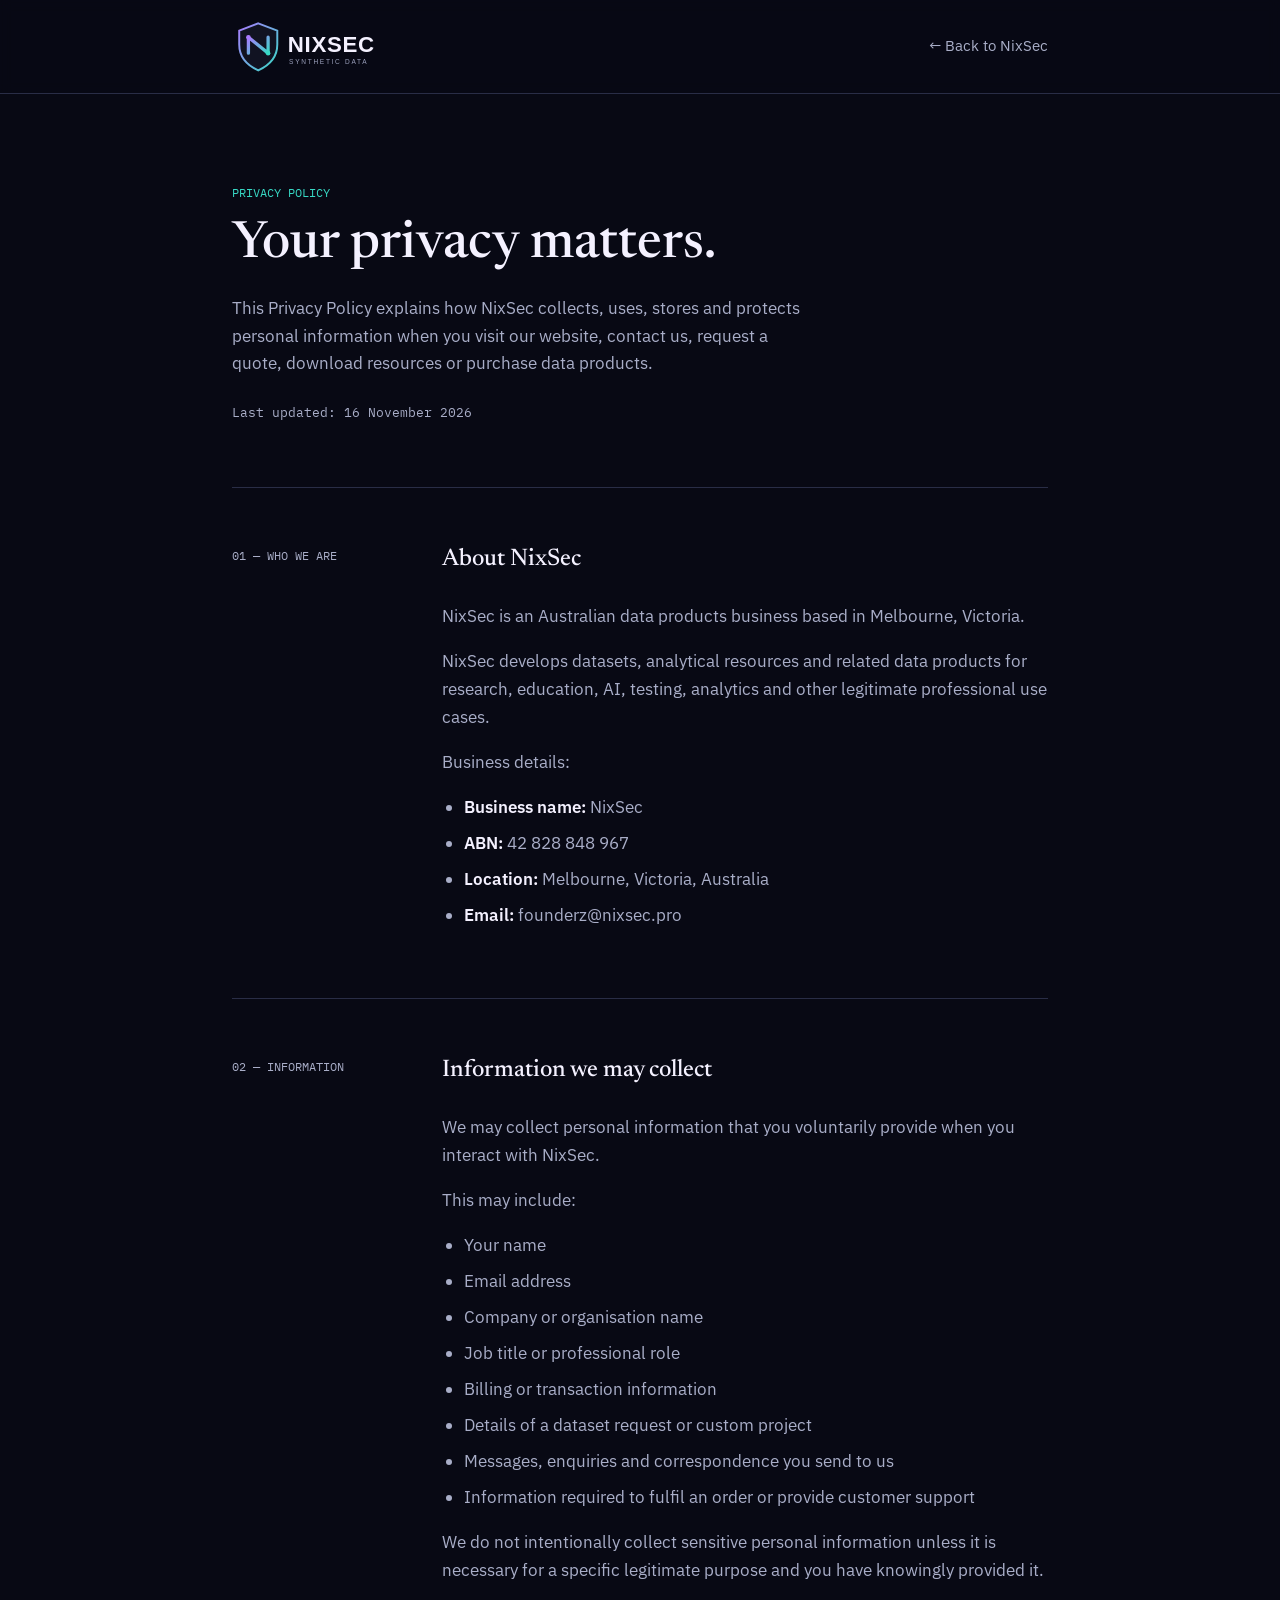
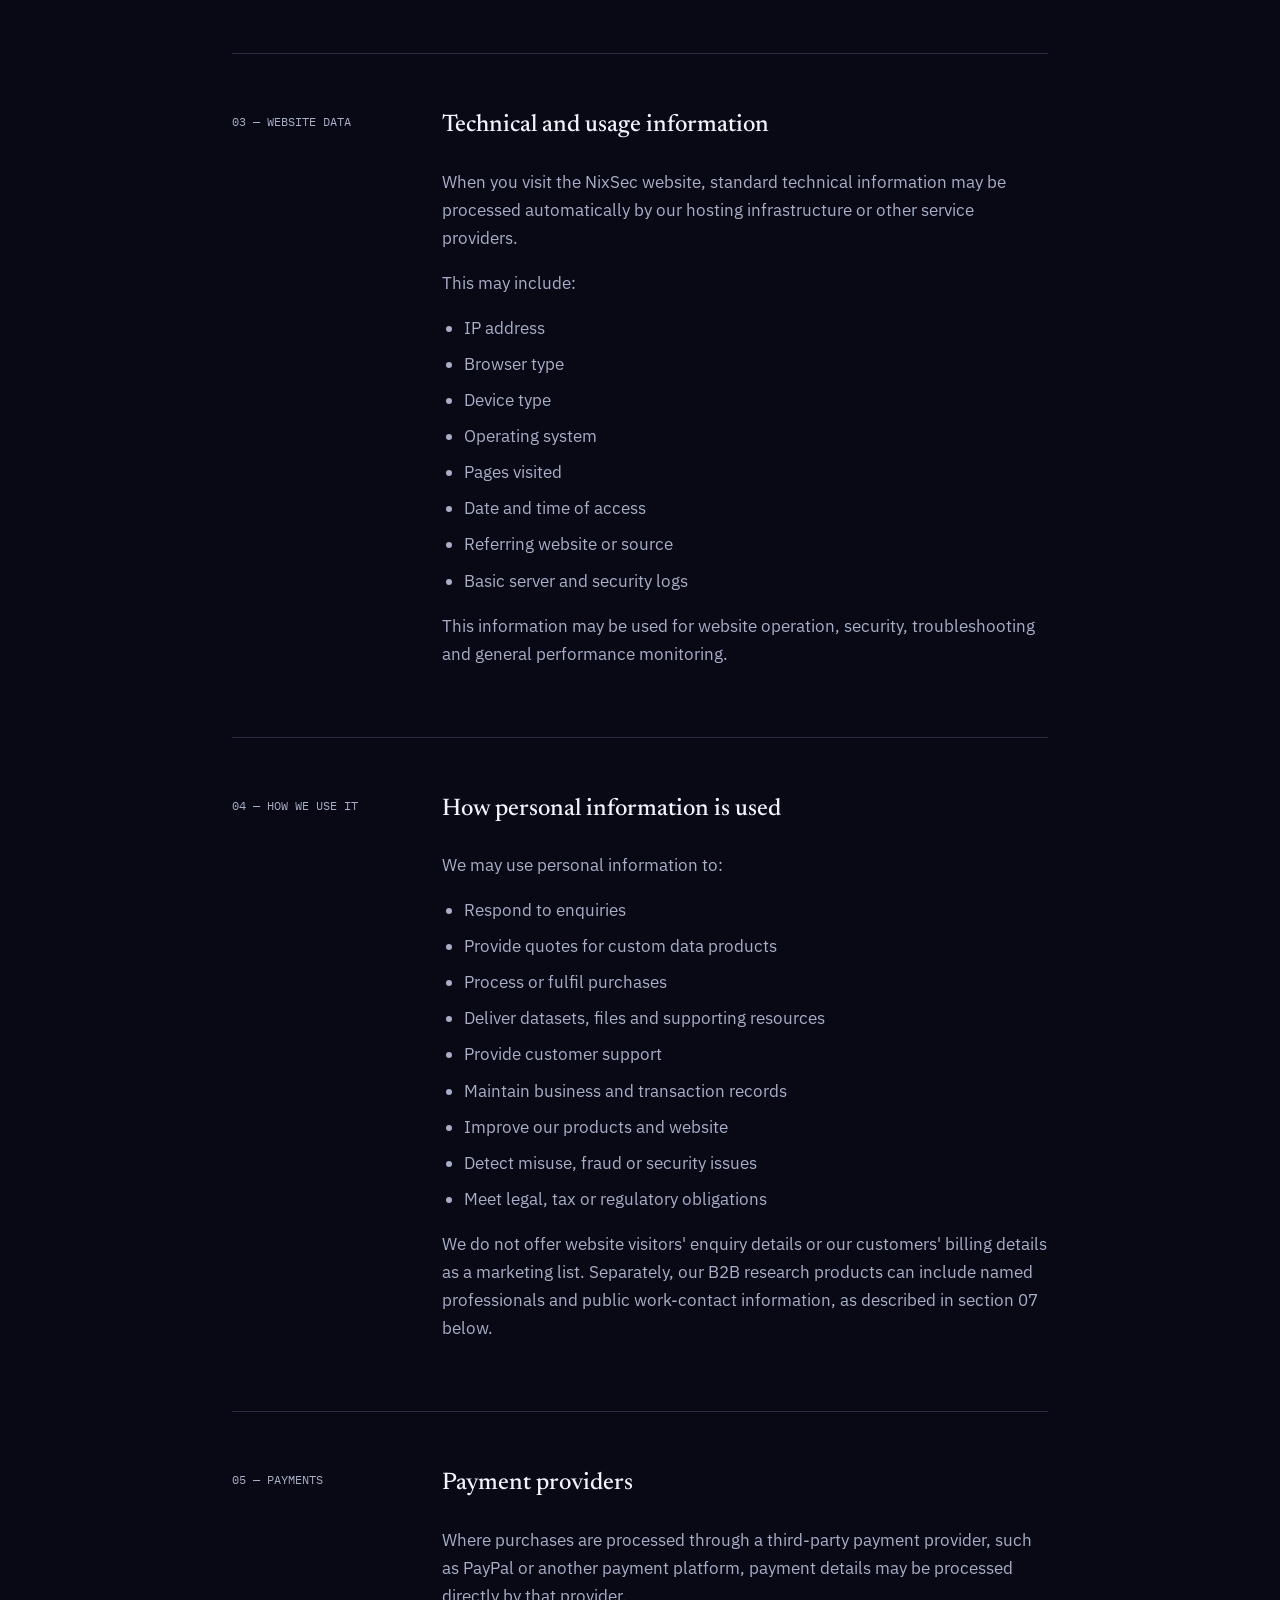
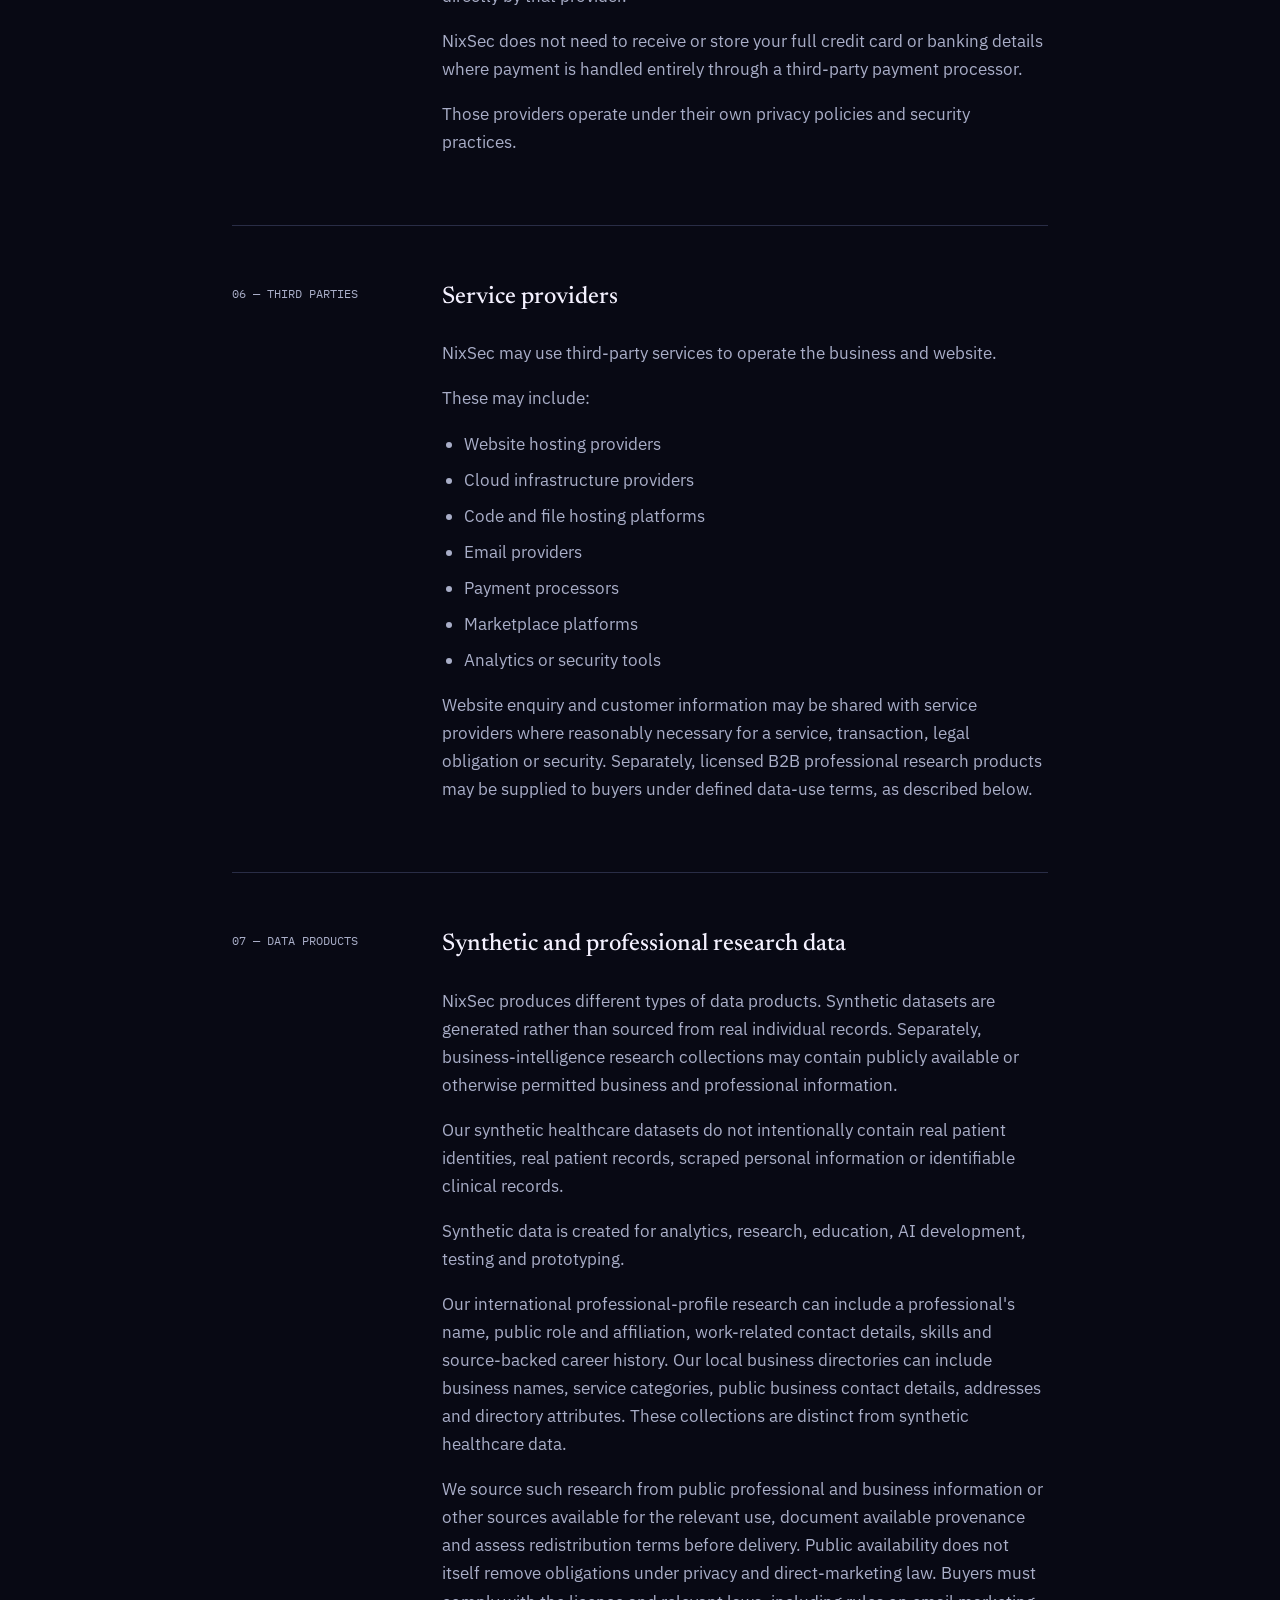
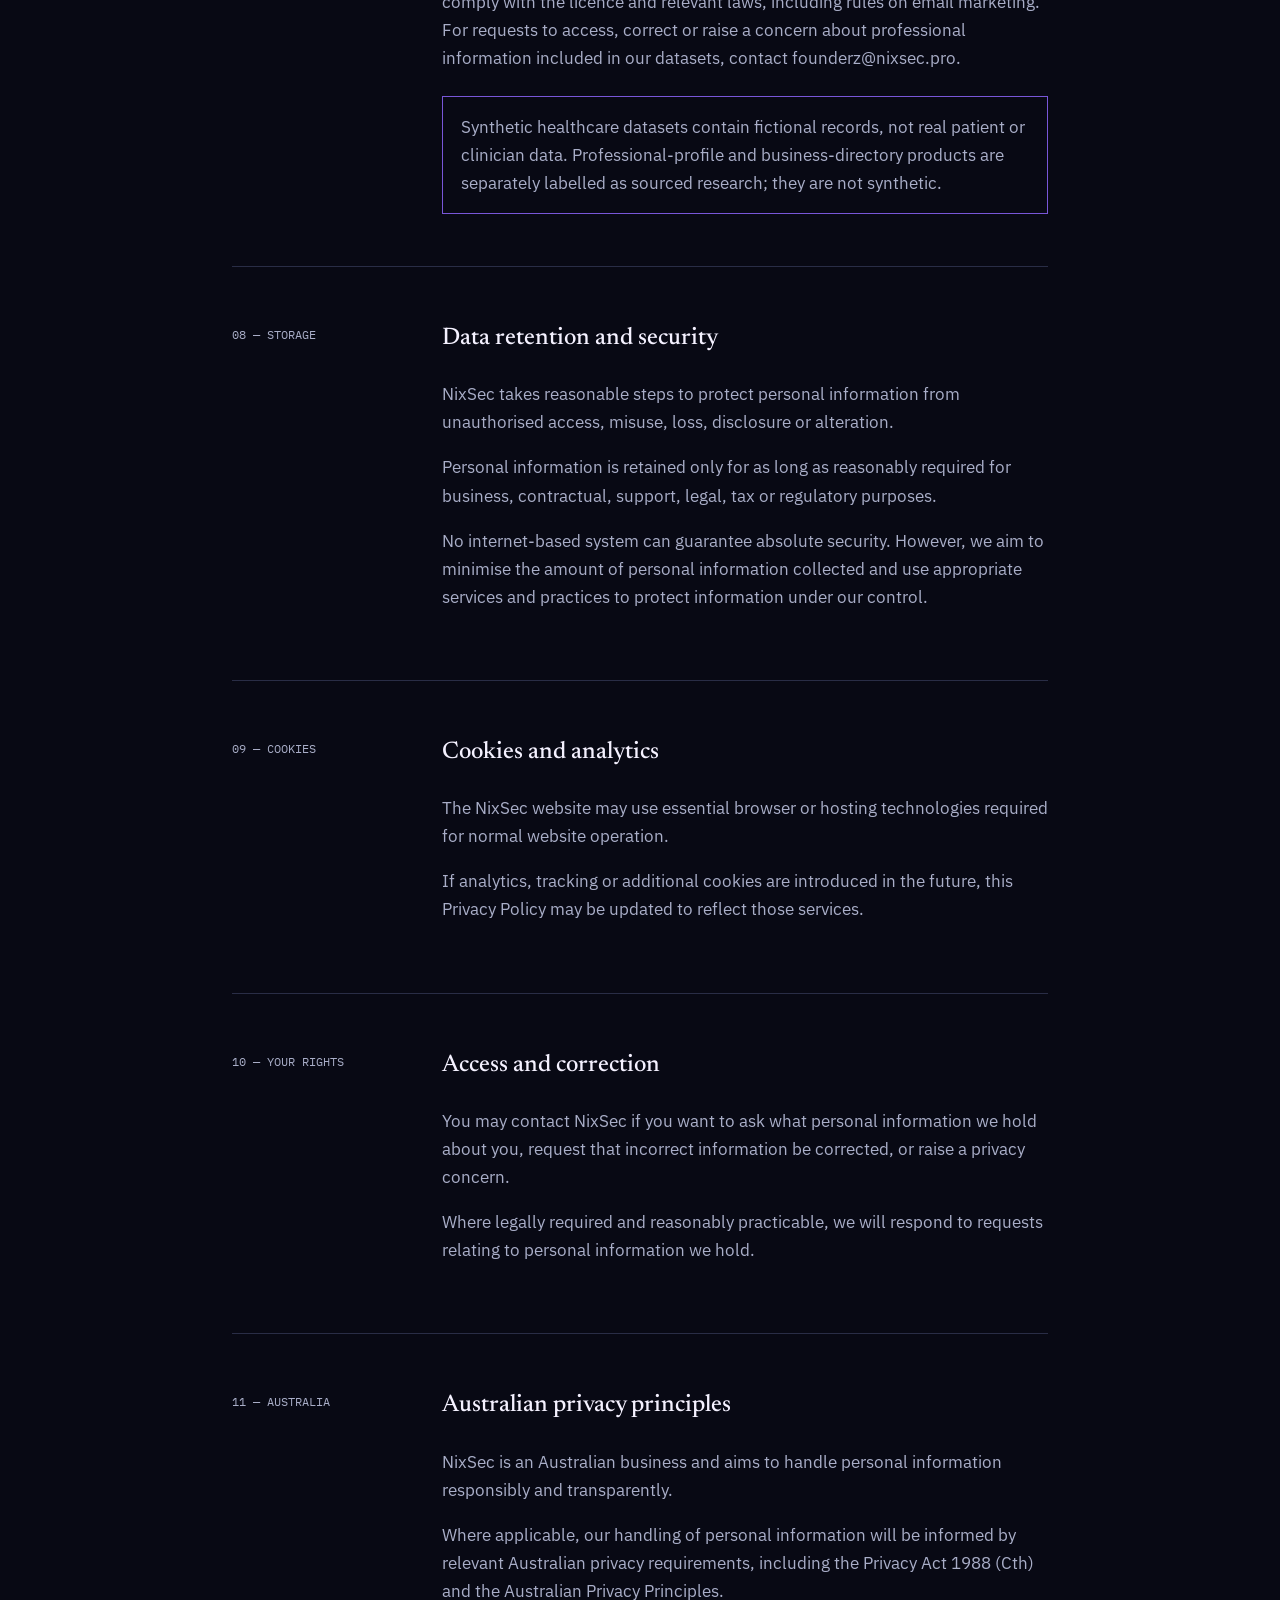
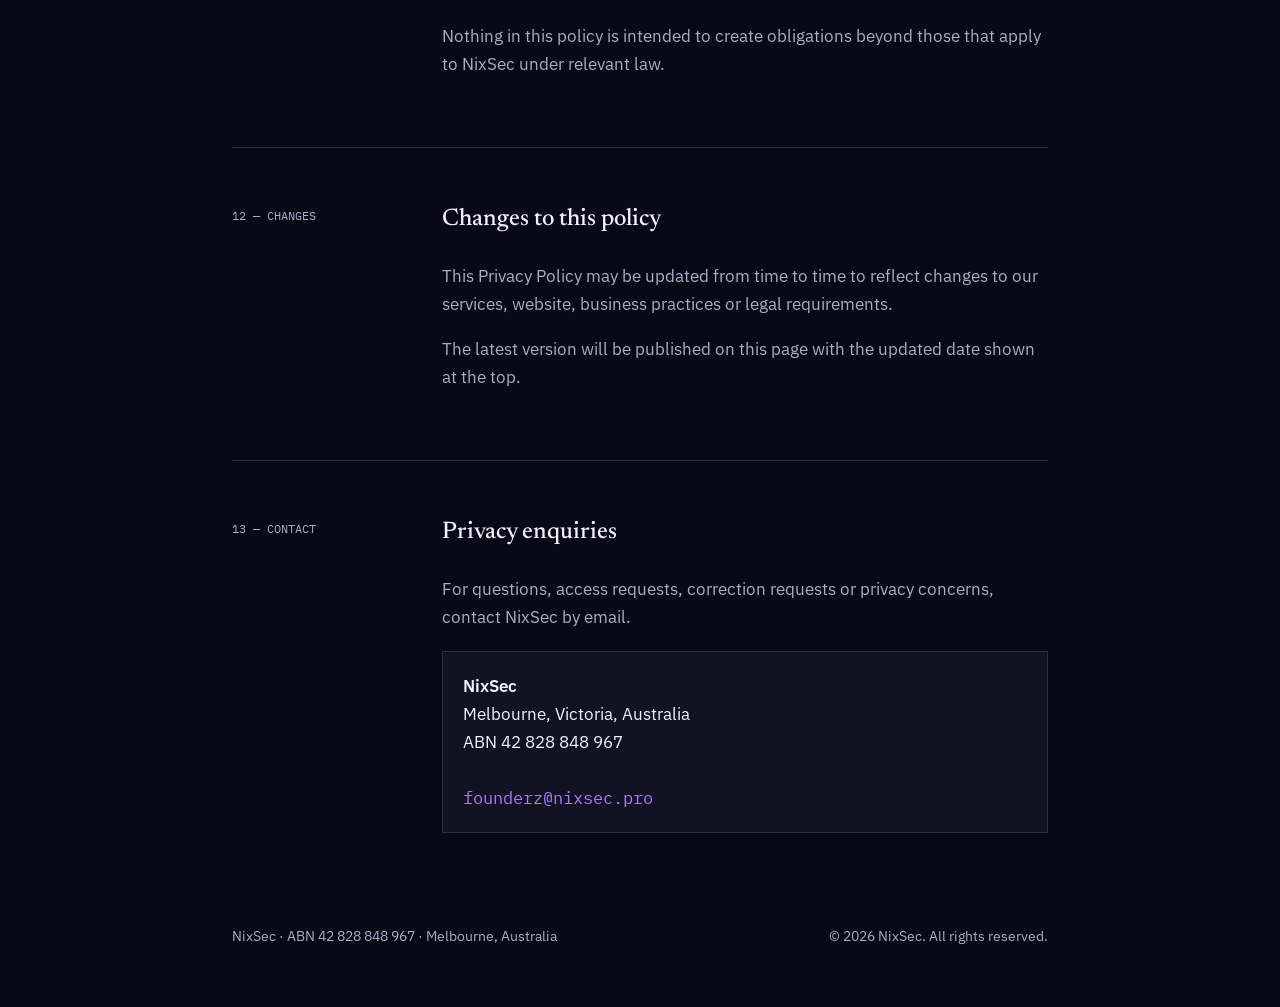
<file: privacy.html>
<!DOCTYPE html>
<html lang="en">
<head>
<meta charset="UTF-8">
<meta name="viewport" content="width=device-width, initial-scale=1.0">

<title>Privacy Policy — NixSec</title>

<link rel="preconnect" href="https://fonts.googleapis.com">
<link rel="preconnect" href="https://fonts.gstatic.com" crossorigin>

<link href="https://fonts.googleapis.com/css2?family=Newsreader:ital,opsz,wght@0,6..72,400;0,6..72,500;0,6..72,600;1,6..72,400&family=IBM+Plex+Sans:wght@400;500;600&family=IBM+Plex+Mono:wght@400;500&display=swap" rel="stylesheet">

<style>

:root {
  --bg: #080914;
  --panel: #111322;
  --text: #F4F1FF;
  --text-dim: #A9AEC8;
  --rule: #292D46;
  --accent: #A97BFF;
  --accent-dim: #7856D8;
  --teal: #38D9C5;

  --serif: 'Newsreader', serif;
  --sans: 'IBM Plex Sans', sans-serif;
  --mono: 'IBM Plex Mono', monospace;
}

* {
  box-sizing: border-box;
}

html {
  scroll-behavior: smooth;
}

body {
  margin: 0;
  background: var(--bg);
  color: var(--text);
  font-family: var(--sans);
  font-size: 17px;
  line-height: 1.65;
  -webkit-font-smoothing: antialiased;
}

a {
  color: var(--accent);
  text-decoration: none;
}

a:hover,
a:focus-visible {
  text-decoration: underline;
}

a:focus-visible {
  outline: 2px solid var(--accent);
  outline-offset: 3px;
}

.wrap {
  max-width: 880px;
  margin: 0 auto;
  padding: 0 32px;
}

/* NAV */

header.site-nav {
  border-bottom: 1px solid var(--rule);
  position: sticky;
  top: 0;
  background: rgba(8, 9, 20, 0.90);
  backdrop-filter: blur(6px);
  z-index: 10;
}

.nav-inner {
  max-width: 880px;
  margin: 0 auto;
  padding: 20px 32px;
  display: flex;
  justify-content: space-between;
  align-items: center;
  gap: 20px;
}

.brand {
  font-family: var(--serif);
  font-size: 1.15rem;
  font-weight: 500;
  color: var(--text);
}

.brand img {
  display: block;
  width: 210px;
  max-width: 52vw;
}

.back-link {
  font-size: 0.92rem;
  color: var(--text-dim);
}

.back-link:hover {
  color: var(--text);
}

/* HERO */

.hero {
  padding: 88px 0 64px;
  border-bottom: 1px solid var(--rule);
}

.kicker {
  font-family: var(--mono);
  font-size: 0.78rem;
  color: var(--teal);
  margin-bottom: 14px;
}

.hero h1 {
  font-family: var(--serif);
  font-size: clamp(2.2rem, 5vw, 3.2rem);
  font-weight: 500;
  line-height: 1.15;
  margin: 0 0 20px;
}

.hero p {
  max-width: 58ch;
  margin: 0;
  color: var(--text-dim);
  font-size: 1.05rem;
}

/* POLICY SECTIONS */

section {
  padding: 52px 0;
  border-bottom: 1px solid var(--rule);
}

section:last-of-type {
  border-bottom: none;
}

.section-head {
  display: grid;
  grid-template-columns: 180px 1fr;
  gap: 30px;
  margin-bottom: 22px;
}

.section-number {
  font-family: var(--mono);
  font-size: 0.78rem;
  color: var(--text-dim);
  padding-top: 5px;
}

section h2 {
  font-family: var(--serif);
  font-size: 1.5rem;
  font-weight: 500;
  margin: 0;
}

.section-body {
  max-width: 64ch;
  margin-left: 210px;
}

.section-body p,
.section-body li {
  color: var(--text-dim);
}

.section-body strong {
  color: var(--text);
  font-weight: 600;
}

.section-body ul {
  padding-left: 22px;
}

.section-body li + li {
  margin-top: 8px;
}

.notice {
  margin-top: 24px;
  padding: 16px 18px;
  border: 1px solid var(--accent-dim);
  color: var(--text-dim);
}

.contact-box {
  margin-top: 20px;
  padding: 20px;
  border: 1px solid var(--rule);
  background: var(--panel);
}

.contact-box a {
  font-family: var(--mono);
}

.updated {
  font-family: var(--mono);
  font-size: 0.8rem;
  color: var(--text-dim);
  margin-top: 24px;
}

/* FOOTER */

footer {
  padding: 40px 0 60px;
  font-size: 0.85rem;
  color: var(--text-dim);
}

.foot-inner {
  display: flex;
  justify-content: space-between;
  flex-wrap: wrap;
  gap: 10px;
}

/* MOBILE */

@media (max-width: 620px) {

  .wrap {
    padding: 0 22px;
  }

  .nav-inner {
    padding: 18px 22px;
  }

  .hero {
    padding: 64px 0 48px;
  }

  .section-head {
    grid-template-columns: 1fr;
    gap: 6px;
  }

  .section-body {
    margin-left: 0;
  }

}

</style>
</head>

<body>

<header class="site-nav">
  <div class="nav-inner">

    <a class="brand" href="index.html" aria-label="NixSec home"><img src="assets/nixsec-logo.svg" alt="NixSec"></a>

    <a class="back-link" href="/">
      ← Back to NixSec
    </a>

  </div>
</header>


<main class="wrap">

<section class="hero">

  <div class="kicker">PRIVACY POLICY</div>

  <h1>Your privacy matters.</h1>

  <p>
    This Privacy Policy explains how NixSec collects, uses, stores and protects
    personal information when you visit our website, contact us, request a quote,
    download resources or purchase data products.
  </p>

  <div class="updated">
    Last updated: 16 November 2026
  </div>

</section>


<section>

  <div class="section-head">

    <div class="section-number">
      01 — WHO WE ARE
    </div>

    <h2>
      About NixSec
    </h2>

  </div>

  <div class="section-body">

    <p>
      NixSec is an Australian data products business based in Melbourne,
      Victoria.
    </p>

    <p>
      NixSec develops datasets, analytical resources and related data products
      for research, education, AI, testing, analytics and other legitimate
      professional use cases.
    </p>

    <p>
      Business details:
    </p>

    <ul>
      <li><strong>Business name:</strong> NixSec</li>
      <li><strong>ABN:</strong> 42 828 848 967</li>
      <li><strong>Location:</strong> Melbourne, Victoria, Australia</li>
      <li><strong>Email:</strong> founderz@nixsec.pro</li>
    </ul>

  </div>

</section>


<section>

  <div class="section-head">

    <div class="section-number">
      02 — INFORMATION
    </div>

    <h2>
      Information we may collect
    </h2>

  </div>

  <div class="section-body">

    <p>
      We may collect personal information that you voluntarily provide when you
      interact with NixSec.
    </p>

    <p>
      This may include:
    </p>

    <ul>
      <li>Your name</li>
      <li>Email address</li>
      <li>Company or organisation name</li>
      <li>Job title or professional role</li>
      <li>Billing or transaction information</li>
      <li>Details of a dataset request or custom project</li>
      <li>Messages, enquiries and correspondence you send to us</li>
      <li>Information required to fulfil an order or provide customer support</li>
    </ul>

    <p>
      We do not intentionally collect sensitive personal information unless it
      is necessary for a specific legitimate purpose and you have knowingly
      provided it.
    </p>

  </div>

</section>


<section>

  <div class="section-head">

    <div class="section-number">
      03 — WEBSITE DATA
    </div>

    <h2>
      Technical and usage information
    </h2>

  </div>

  <div class="section-body">

    <p>
      When you visit the NixSec website, standard technical information may be
      processed automatically by our hosting infrastructure or other service
      providers.
    </p>

    <p>
      This may include:
    </p>

    <ul>
      <li>IP address</li>
      <li>Browser type</li>
      <li>Device type</li>
      <li>Operating system</li>
      <li>Pages visited</li>
      <li>Date and time of access</li>
      <li>Referring website or source</li>
      <li>Basic server and security logs</li>
    </ul>

    <p>
      This information may be used for website operation, security,
      troubleshooting and general performance monitoring.
    </p>

  </div>

</section>


<section>

  <div class="section-head">

    <div class="section-number">
      04 — HOW WE USE IT
    </div>

    <h2>
      How personal information is used
    </h2>

  </div>

  <div class="section-body">

    <p>
      We may use personal information to:
    </p>

    <ul>
      <li>Respond to enquiries</li>
      <li>Provide quotes for custom data products</li>
      <li>Process or fulfil purchases</li>
      <li>Deliver datasets, files and supporting resources</li>
      <li>Provide customer support</li>
      <li>Maintain business and transaction records</li>
      <li>Improve our products and website</li>
      <li>Detect misuse, fraud or security issues</li>
      <li>Meet legal, tax or regulatory obligations</li>
    </ul>

    <p>
      We do not offer website visitors' enquiry details or our customers' billing details as a marketing list. Separately, our B2B research products can include named professionals and public work-contact information, as described in section 07 below.
    </p>

  </div>

</section>


<section>

  <div class="section-head">

    <div class="section-number">
      05 — PAYMENTS
    </div>

    <h2>
      Payment providers
    </h2>

  </div>

  <div class="section-body">

    <p>
      Where purchases are processed through a third-party payment provider,
      such as PayPal or another payment platform, payment details may be
      processed directly by that provider.
    </p>

    <p>
      NixSec does not need to receive or store your full credit card or banking
      details where payment is handled entirely through a third-party payment
      processor.
    </p>

    <p>
      Those providers operate under their own privacy policies and security
      practices.
    </p>

  </div>

</section>


<section>

  <div class="section-head">

    <div class="section-number">
      06 — THIRD PARTIES
    </div>

    <h2>
      Service providers
    </h2>

  </div>

  <div class="section-body">

    <p>
      NixSec may use third-party services to operate the business and website.
    </p>

    <p>
      These may include:
    </p>

    <ul>
      <li>Website hosting providers</li>
      <li>Cloud infrastructure providers</li>
      <li>Code and file hosting platforms</li>
      <li>Email providers</li>
      <li>Payment processors</li>
      <li>Marketplace platforms</li>
      <li>Analytics or security tools</li>
    </ul>

    <p>
      Website enquiry and customer information may be shared with service providers where reasonably necessary for a service, transaction, legal obligation or security. Separately, licensed B2B professional research products may be supplied to buyers under defined data-use terms, as described below.
    </p>

  </div>

</section>


<section>

  <div class="section-head">

    <div class="section-number">
      07 — DATA PRODUCTS
    </div>

    <h2>
      Synthetic and professional research data
    </h2>

  </div>

  <div class="section-body">

    <p>
      NixSec produces different types of data products. Synthetic datasets are generated rather than sourced from real individual records. Separately, business-intelligence research collections may contain publicly available or otherwise permitted business and professional information.
    </p>

    <p>
      Our synthetic healthcare datasets do not intentionally contain real
      patient identities, real patient records, scraped personal information or
      identifiable clinical records.
    </p>

    <p>
      Synthetic data is created for analytics, research, education, AI development, testing and prototyping.

    </p>

    <p>
      Our international professional-profile research can include a professional's name,
      public role and affiliation, work-related contact details, skills and source-backed
      career history. Our local business directories can include business names, service
      categories, public business contact details, addresses and directory attributes.
      These collections are distinct from synthetic healthcare data.

    </p>

    <p>
      We source such research from public professional and business information or other
      sources available for the relevant use, document available provenance and assess
      redistribution terms before delivery. Public availability does not itself remove
      obligations under privacy and direct-marketing law. Buyers must comply with the
      licence and relevant laws, including rules on email marketing. For requests to
      access, correct or raise a concern about professional information included in our
      datasets, contact founderz@nixsec.pro.
    </p>

    <div class="notice">
      Synthetic healthcare datasets contain fictional records, not real patient
      or clinician data. Professional-profile and business-directory products are
      separately labelled as sourced research; they are not synthetic.
    </div>

  </div>

</section>


<section>

  <div class="section-head">

    <div class="section-number">
      08 — STORAGE
    </div>

    <h2>
      Data retention and security
    </h2>

  </div>

  <div class="section-body">

    <p>
      NixSec takes reasonable steps to protect personal information from
      unauthorised access, misuse, loss, disclosure or alteration.
    </p>

    <p>
      Personal information is retained only for as long as reasonably required
      for business, contractual, support, legal, tax or regulatory purposes.
    </p>

    <p>
      No internet-based system can guarantee absolute security. However, we aim
      to minimise the amount of personal information collected and use
      appropriate services and practices to protect information under our
      control.
    </p>

  </div>

</section>


<section>

  <div class="section-head">

    <div class="section-number">
      09 — COOKIES
    </div>

    <h2>
      Cookies and analytics
    </h2>

  </div>

  <div class="section-body">

    <p>
      The NixSec website may use essential browser or hosting technologies
      required for normal website operation.
    </p>

    <p>
      If analytics, tracking or additional cookies are introduced in the
      future, this Privacy Policy may be updated to reflect those services.
    </p>

  </div>

</section>


<section>

  <div class="section-head">

    <div class="section-number">
      10 — YOUR RIGHTS
    </div>

    <h2>
      Access and correction
    </h2>

  </div>

  <div class="section-body">

    <p>
      You may contact NixSec if you want to ask what personal information we
      hold about you, request that incorrect information be corrected, or raise
      a privacy concern.
    </p>

    <p>
      Where legally required and reasonably practicable, we will respond to
      requests relating to personal information we hold.
    </p>

  </div>

</section>


<section>

  <div class="section-head">

    <div class="section-number">
      11 — AUSTRALIA
    </div>

    <h2>
      Australian privacy principles
    </h2>

  </div>

  <div class="section-body">

    <p>
      NixSec is an Australian business and aims to handle personal information
      responsibly and transparently.
    </p>

    <p>
      Where applicable, our handling of personal information will be informed
      by relevant Australian privacy requirements, including the Privacy Act
      1988 (Cth) and the Australian Privacy Principles.
    </p>

    <p>
      Nothing in this policy is intended to create obligations beyond those
      that apply to NixSec under relevant law.
    </p>

  </div>

</section>


<section>

  <div class="section-head">

    <div class="section-number">
      12 — CHANGES
    </div>

    <h2>
      Changes to this policy
    </h2>

  </div>

  <div class="section-body">

    <p>
      This Privacy Policy may be updated from time to time to reflect changes
      to our services, website, business practices or legal requirements.
    </p>

    <p>
      The latest version will be published on this page with the updated date
      shown at the top.
    </p>

  </div>

</section>


<section>

  <div class="section-head">

    <div class="section-number">
      13 — CONTACT
    </div>

    <h2>
      Privacy enquiries
    </h2>

  </div>

  <div class="section-body">

    <p>
      For questions, access requests, correction requests or privacy concerns,
      contact NixSec by email.
    </p>

    <div class="contact-box">

      <strong>NixSec</strong><br>

      Melbourne, Victoria, Australia<br>

      ABN 42 828 848 967<br><br>

      <a href="mailto:founderz@nixsec.pro">
        founderz@nixsec.pro
      </a>

    </div>

  </div>

</section>

</main>


<footer>

  <div class="wrap foot-inner">

    <span>
      NixSec · ABN 42 828 848 967 · Melbourne, Australia
    </span>

    <span>
      © 2026 NixSec. All rights reserved.
    </span>

  </div>

</footer>

</body>
        </html>
</file>
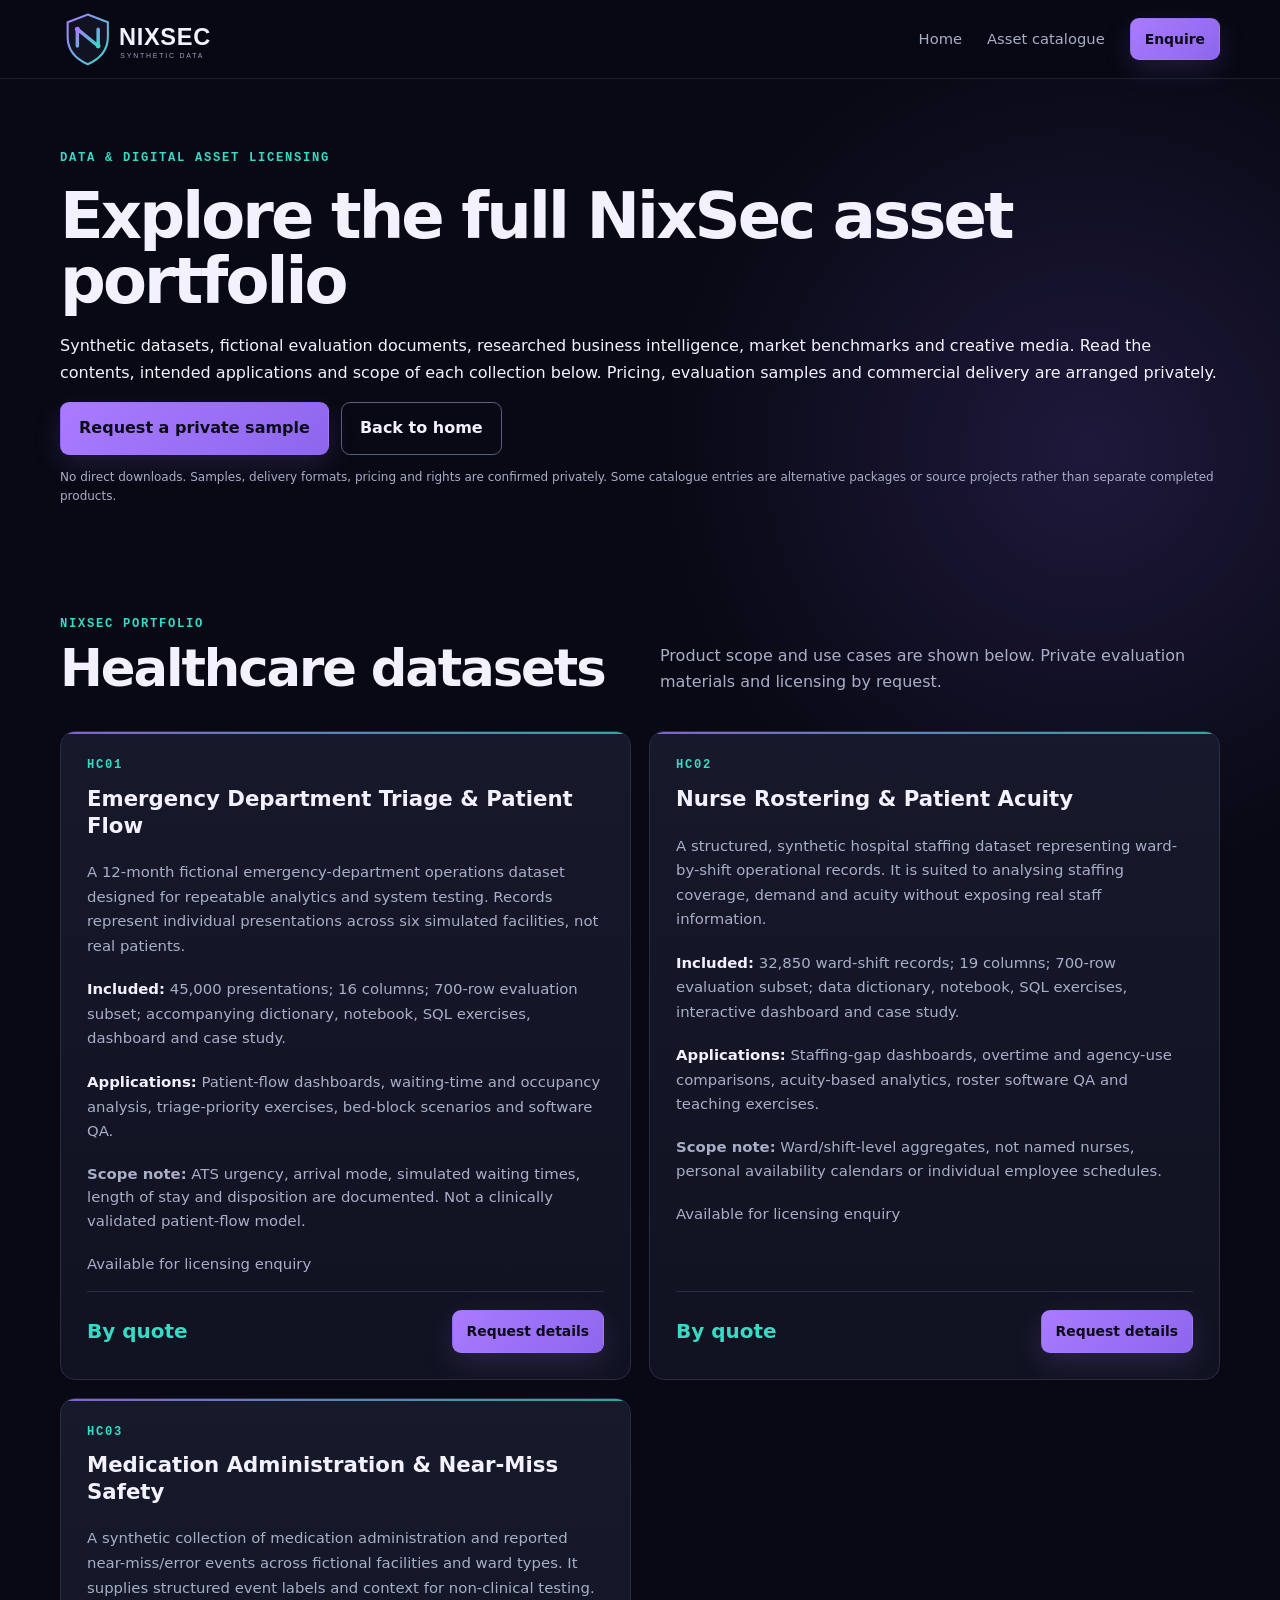
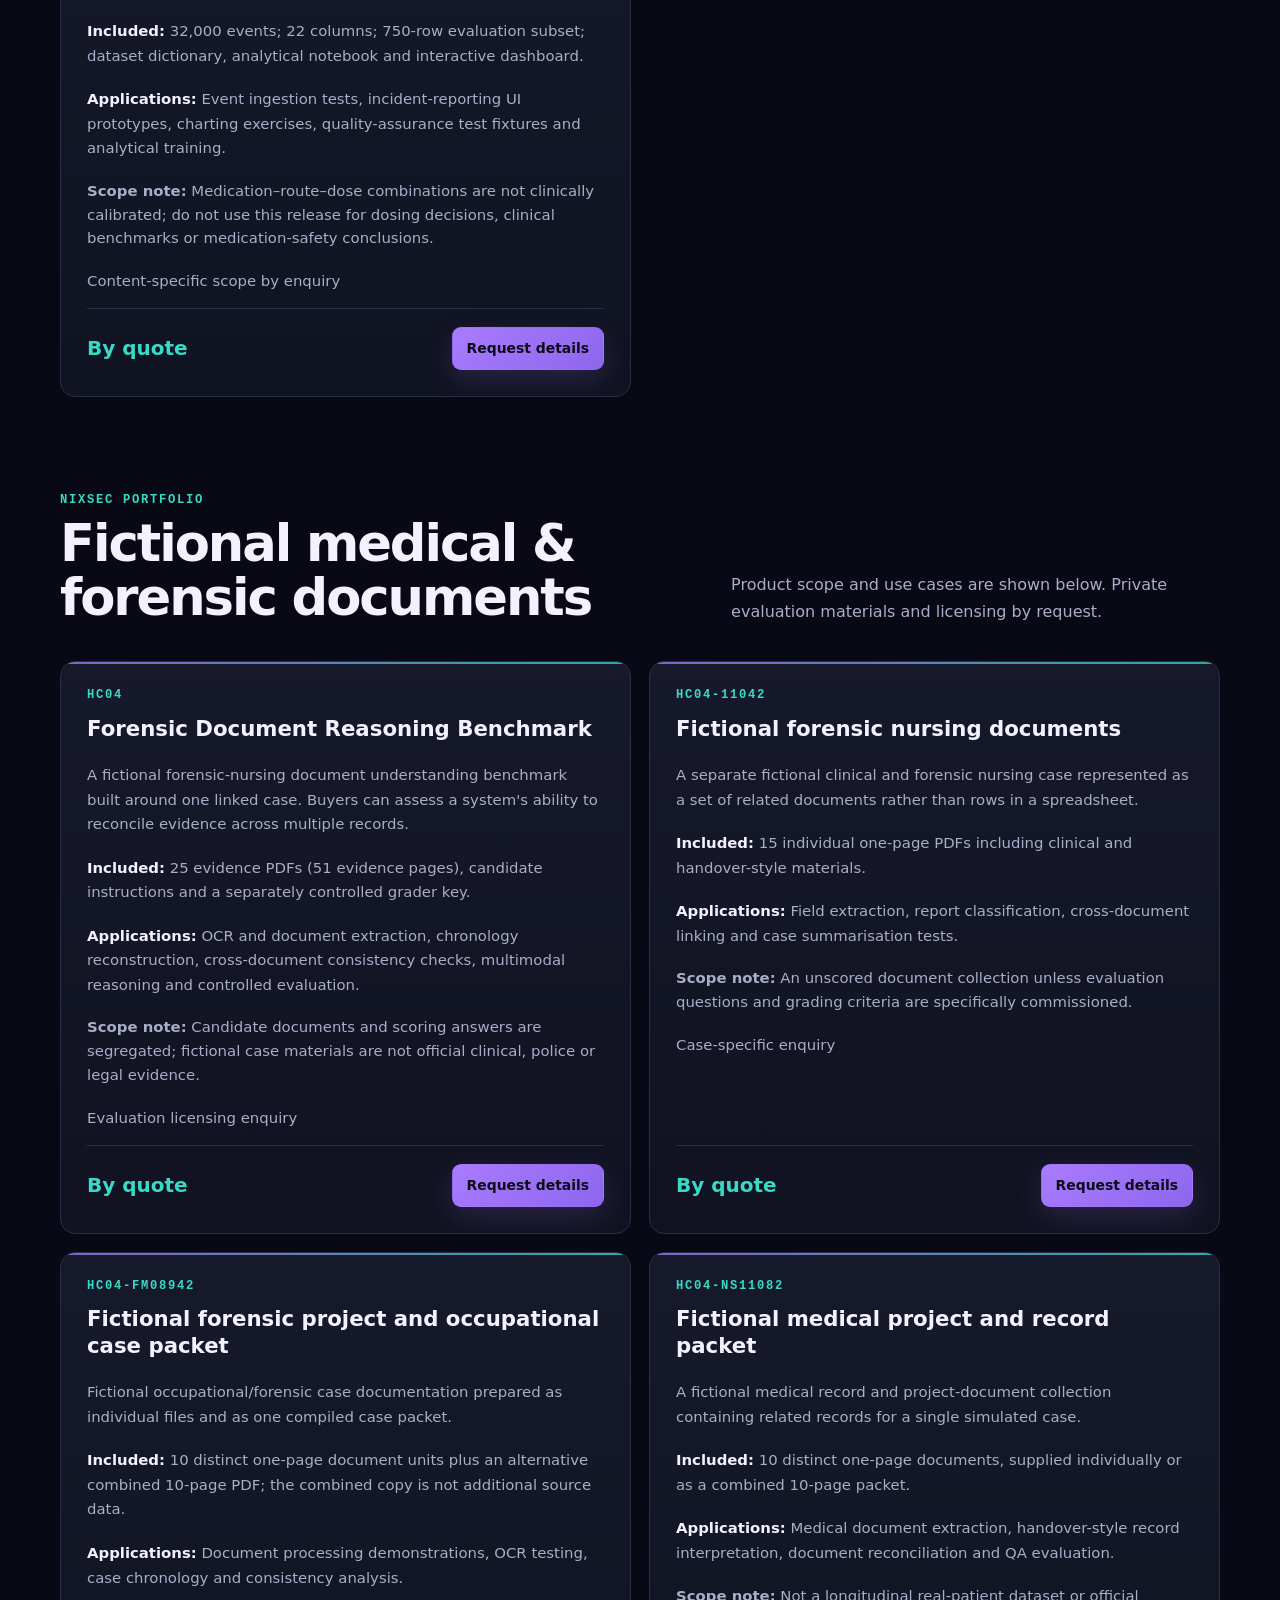
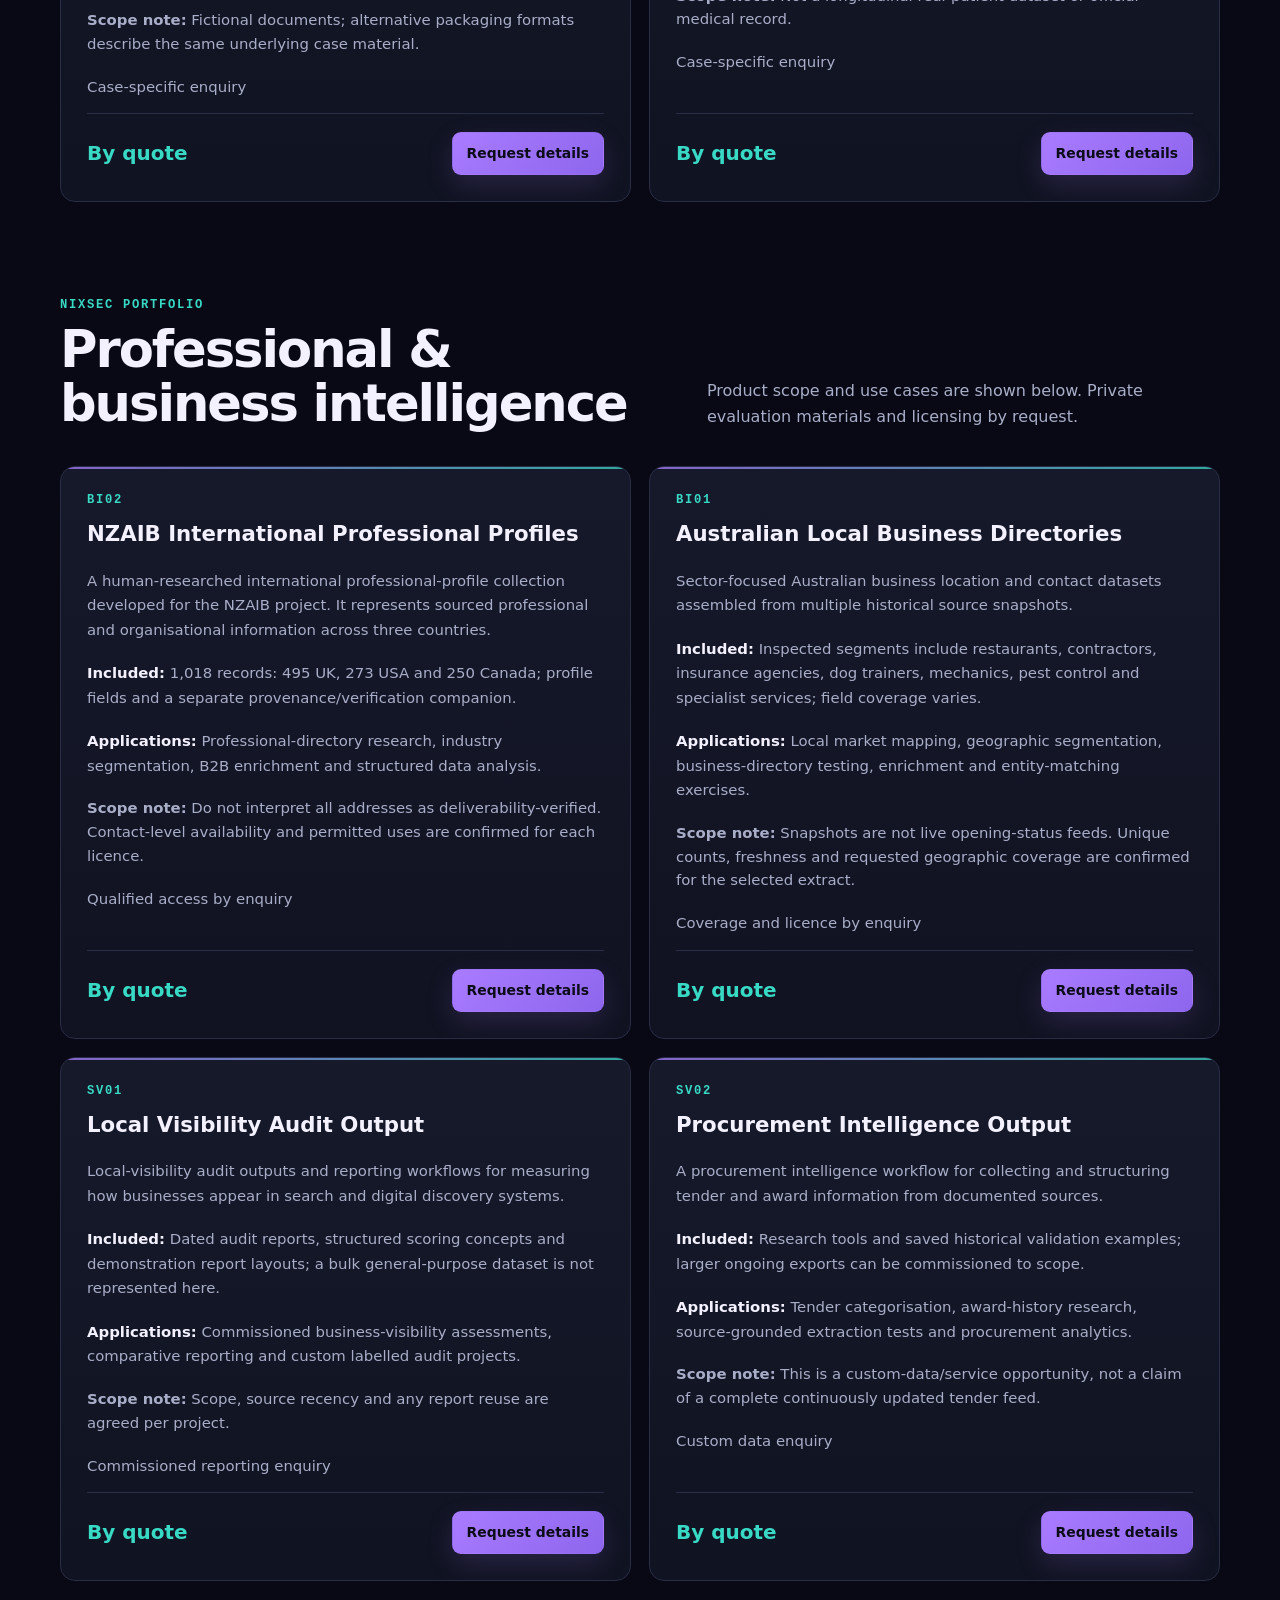
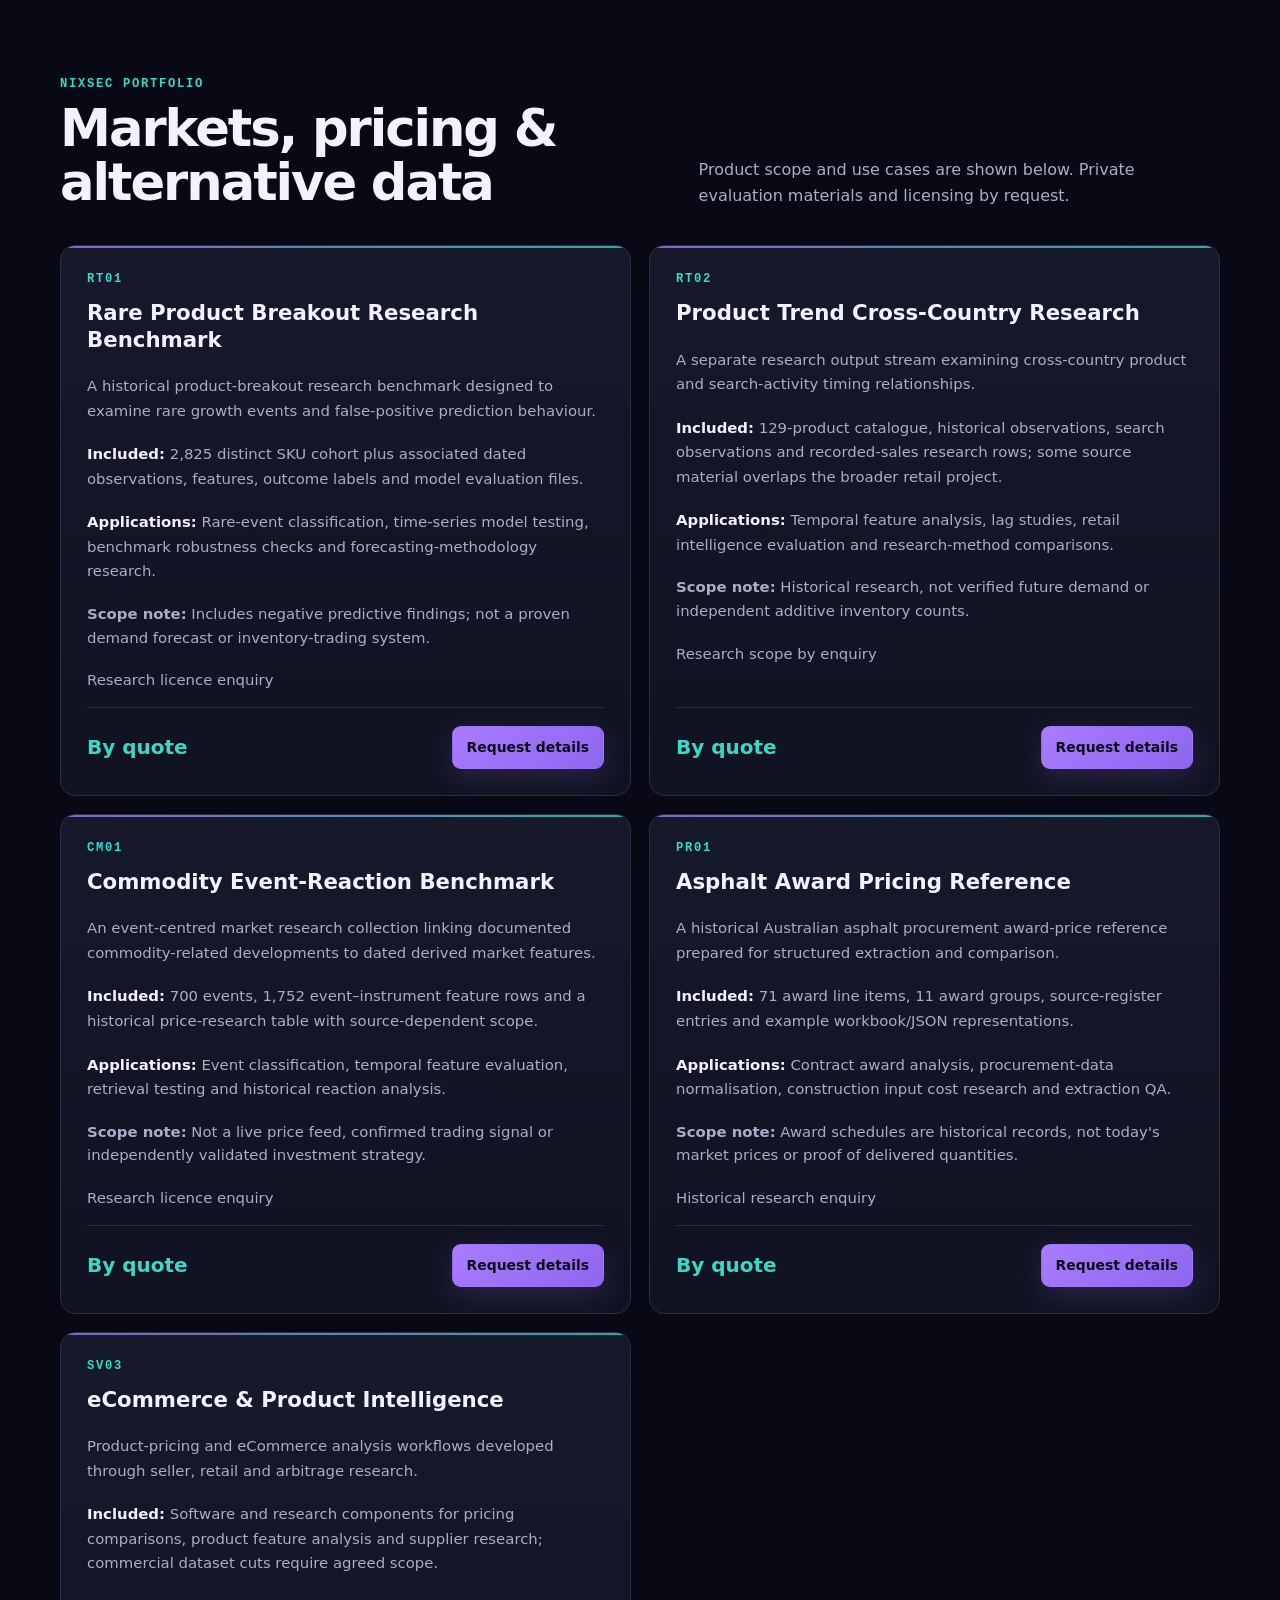
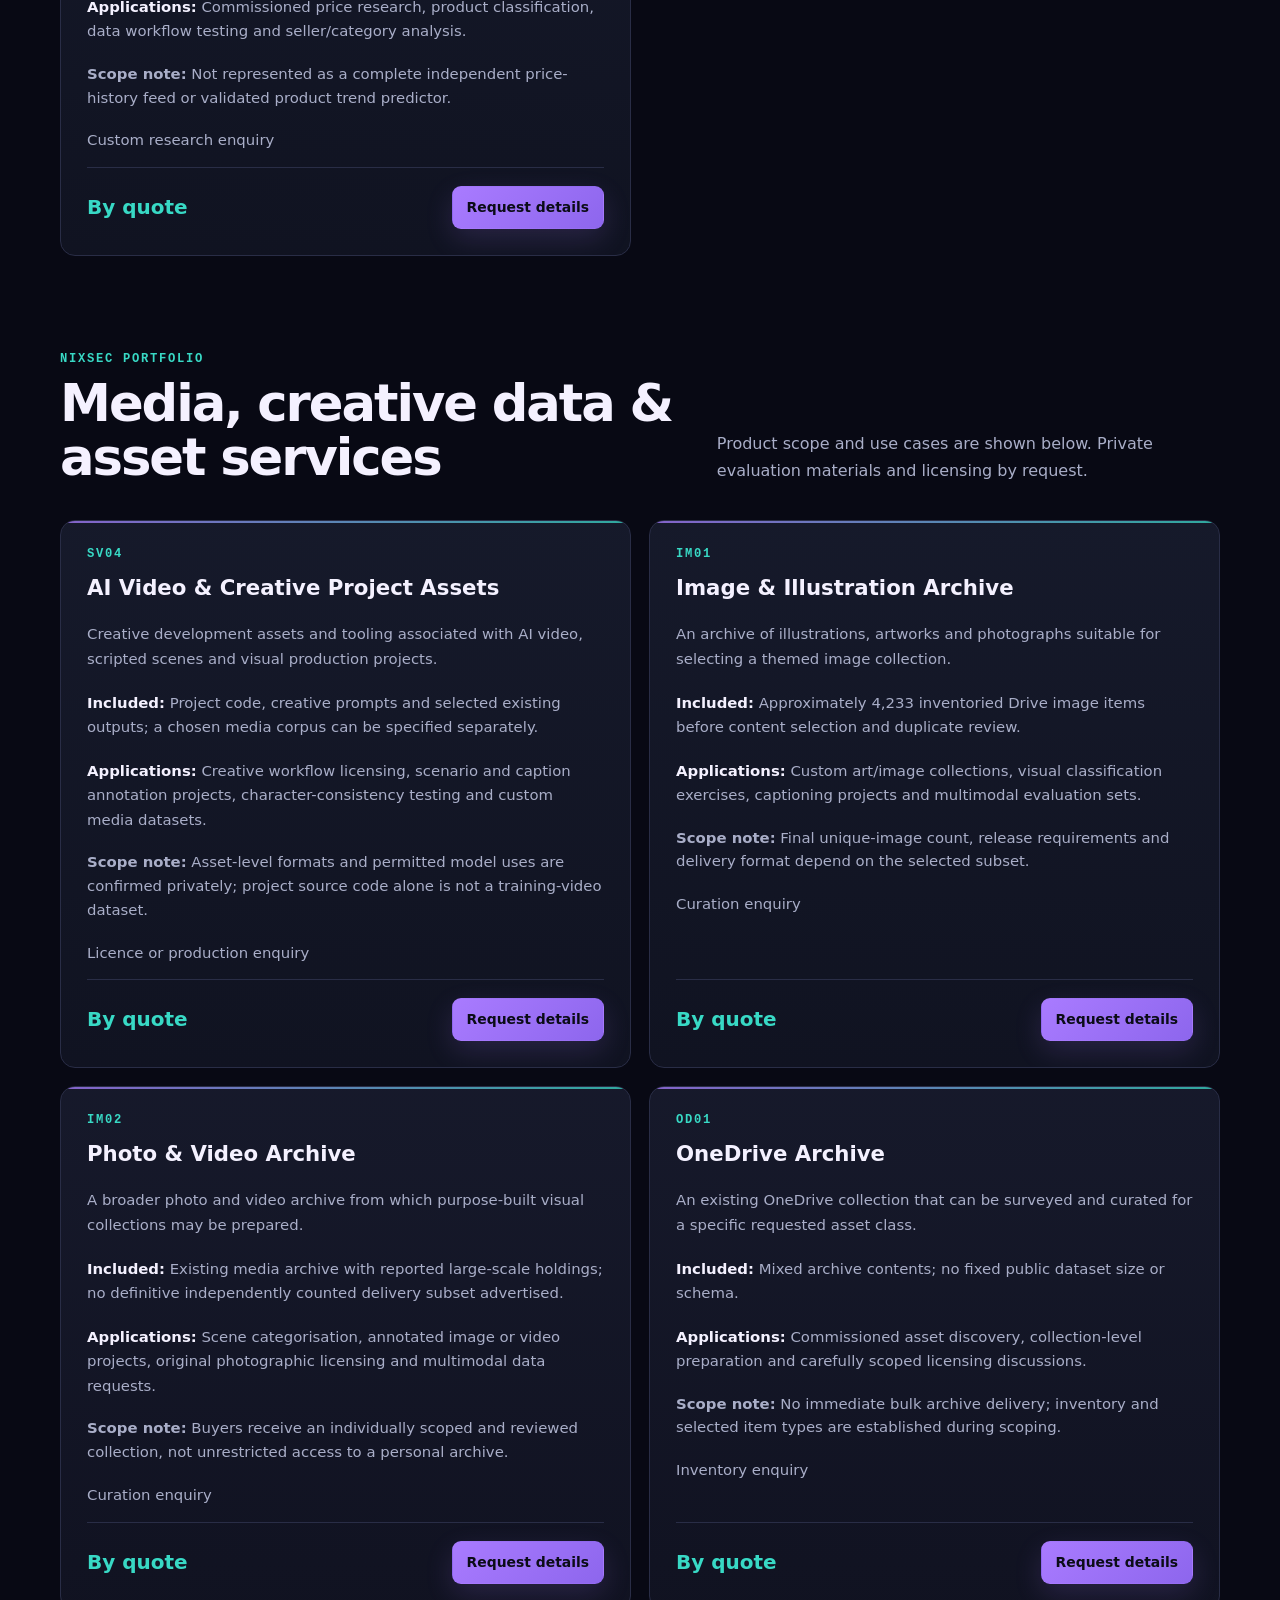
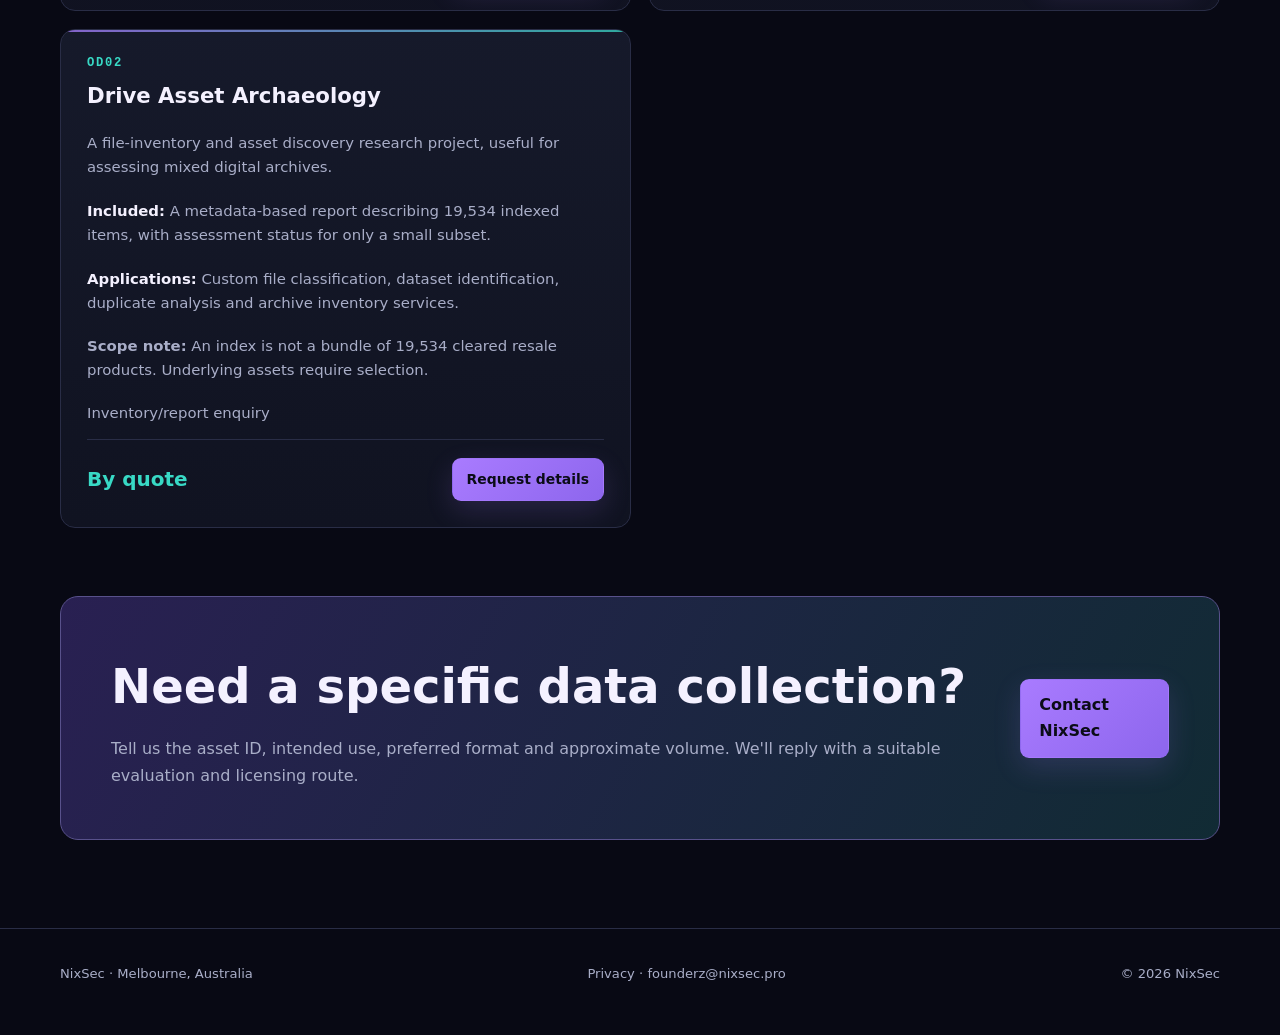
<file: products/asset-catalogue.html>
<!doctype html><html lang="en-AU"><head><meta charset="utf-8"><meta name="viewport" content="width=device-width,initial-scale=1"><title>Full Data & Digital Asset Catalogue | NixSec</title><meta name="description" content="Browse NixSec's healthcare, forensic document, market, procurement, business intelligence and media asset collections. Licensing and samples by enquiry only."><link rel="canonical" href="https://nixsec.pro/products/asset-catalogue.html"><link rel="stylesheet" href="../assets/styles.css"><link rel="icon" href="../assets/nixsec-logo.svg" type="image/svg+xml"><style>.asset-catalogue .grid-3{grid-template-columns:repeat(2,minmax(0,1fr))}.asset-catalogue .card{gap:4px}.asset-catalogue .card h3{margin-top:9px}.asset-catalogue .card p{margin:5px 0 10px}.asset-catalogue .card .fine{line-height:1.6}.asset-catalogue .card .price{margin-top:auto}@media(max-width:760px){.asset-catalogue .grid-3{grid-template-columns:1fr}}</style></head><body class="asset-catalogue"><header class="site-header"><div class="wrap nav"><a class="brand" href="../index.html"><img src="../assets/nixsec-logo.svg" alt="NixSec"></a><nav class="nav-links"><a href="../index.html">Home</a><a href="#catalogue">Asset catalogue</a><a class="button small" href="mailto:founderz@nixsec.pro?subject=NixSec%20licensing%20enquiry">Enquire</a></nav></div></header><main id="catalogue"><div class="wrap"><section class="product-hero"><div class="eyebrow">Data & digital asset licensing</div><h1>Explore the full NixSec asset portfolio</h1><p class="lead">Synthetic datasets, fictional evaluation documents, researched business intelligence, market benchmarks and creative media. Read the contents, intended applications and scope of each collection below. Pricing, evaluation samples and commercial delivery are arranged privately.</p><div class="actions"><a class="button" href="mailto:founderz@nixsec.pro?subject=NixSec%20asset%20catalogue%20request">Request a private sample</a><a class="button secondary" href="../index.html">Back to home</a></div><p class="fine">No direct downloads. Samples, delivery formats, pricing and rights are confirmed privately. Some catalogue entries are alternative packages or source projects rather than separate completed products.</p></section></div><section class="section" style="padding:48px 0"><div class="wrap"><div class="section-head"><div><div class="eyebrow">NixSec portfolio</div><h2>Healthcare datasets</h2></div><p>Product scope and use cases are shown below. Private evaluation materials and licensing by request.</p></div><div class="grid-3"><article class="card"><div class="eyebrow">HC01</div><h3>Emergency Department Triage &amp; Patient Flow</h3>
  <p>A 12-month fictional emergency-department operations dataset designed for repeatable analytics and system testing. Records represent individual presentations across six simulated facilities, not real patients.</p>
  <p><strong style="color:var(--text)">Included:</strong> 45,000 presentations; 16 columns; 700-row evaluation subset; accompanying dictionary, notebook, SQL exercises, dashboard and case study.</p>
  <p><strong style="color:var(--text)">Applications:</strong> Patient-flow dashboards, waiting-time and occupancy analysis, triage-priority exercises, bed-block scenarios and software QA.</p>
  <p class="fine"><strong>Scope note:</strong> ATS urgency, arrival mode, simulated waiting times, length of stay and disposition are documented. Not a clinically validated patient-flow model.</p><p class="fine">Available for licensing enquiry</p><div class="price"><strong>By quote</strong><a class="button small" href="mailto:founderz@nixsec.pro?subject=NixSec%20asset%20enquiry%3A%20HC01%20Emergency%20Department%20Triage%20%26%20Patient%20Flow">Request details</a></div></article><article class="card"><div class="eyebrow">HC02</div><h3>Nurse Rostering &amp; Patient Acuity</h3>
  <p>A structured, synthetic hospital staffing dataset representing ward-by-shift operational records. It is suited to analysing staffing coverage, demand and acuity without exposing real staff information.</p>
  <p><strong style="color:var(--text)">Included:</strong> 32,850 ward-shift records; 19 columns; 700-row evaluation subset; data dictionary, notebook, SQL exercises, interactive dashboard and case study.</p>
  <p><strong style="color:var(--text)">Applications:</strong> Staffing-gap dashboards, overtime and agency-use comparisons, acuity-based analytics, roster software QA and teaching exercises.</p>
  <p class="fine"><strong>Scope note:</strong> Ward/shift-level aggregates, not named nurses, personal availability calendars or individual employee schedules.</p><p class="fine">Available for licensing enquiry</p><div class="price"><strong>By quote</strong><a class="button small" href="mailto:founderz@nixsec.pro?subject=NixSec%20asset%20enquiry%3A%20HC02%20Nurse%20Rostering%20%26%20Patient%20Acuity">Request details</a></div></article><article class="card"><div class="eyebrow">HC03</div><h3>Medication Administration &amp; Near-Miss Safety</h3>
  <p>A synthetic collection of medication administration and reported near-miss/error events across fictional facilities and ward types. It supplies structured event labels and context for non-clinical testing.</p>
  <p><strong style="color:var(--text)">Included:</strong> 32,000 events; 22 columns; 750-row evaluation subset; dataset dictionary, analytical notebook and interactive dashboard.</p>
  <p><strong style="color:var(--text)">Applications:</strong> Event ingestion tests, incident-reporting UI prototypes, charting exercises, quality-assurance test fixtures and analytical training.</p>
  <p class="fine"><strong>Scope note:</strong> Medication–route–dose combinations are not clinically calibrated; do not use this release for dosing decisions, clinical benchmarks or medication-safety conclusions.</p><p class="fine">Content-specific scope by enquiry</p><div class="price"><strong>By quote</strong><a class="button small" href="mailto:founderz@nixsec.pro?subject=NixSec%20asset%20enquiry%3A%20HC03%20Medication%20Administration%20%26%20Near-Miss%20Safety">Request details</a></div></article></div></div></section><section class="section" style="padding:48px 0"><div class="wrap"><div class="section-head"><div><div class="eyebrow">NixSec portfolio</div><h2>Fictional medical &amp; forensic documents</h2></div><p>Product scope and use cases are shown below. Private evaluation materials and licensing by request.</p></div><div class="grid-3"><article class="card"><div class="eyebrow">HC04</div><h3>Forensic Document Reasoning Benchmark</h3>
  <p>A fictional forensic-nursing document understanding benchmark built around one linked case. Buyers can assess a system's ability to reconcile evidence across multiple records.</p>
  <p><strong style="color:var(--text)">Included:</strong> 25 evidence PDFs (51 evidence pages), candidate instructions and a separately controlled grader key.</p>
  <p><strong style="color:var(--text)">Applications:</strong> OCR and document extraction, chronology reconstruction, cross-document consistency checks, multimodal reasoning and controlled evaluation.</p>
  <p class="fine"><strong>Scope note:</strong> Candidate documents and scoring answers are segregated; fictional case materials are not official clinical, police or legal evidence.</p><p class="fine">Evaluation licensing enquiry</p><div class="price"><strong>By quote</strong><a class="button small" href="mailto:founderz@nixsec.pro?subject=NixSec%20asset%20enquiry%3A%20HC04%20Forensic%20Document%20Reasoning%20Benchmark">Request details</a></div></article><article class="card"><div class="eyebrow">HC04-11042</div><h3>Fictional forensic nursing documents</h3>
  <p>A separate fictional clinical and forensic nursing case represented as a set of related documents rather than rows in a spreadsheet.</p>
  <p><strong style="color:var(--text)">Included:</strong> 15 individual one-page PDFs including clinical and handover-style materials.</p>
  <p><strong style="color:var(--text)">Applications:</strong> Field extraction, report classification, cross-document linking and case summarisation tests.</p>
  <p class="fine"><strong>Scope note:</strong> An unscored document collection unless evaluation questions and grading criteria are specifically commissioned.</p><p class="fine">Case-specific enquiry</p><div class="price"><strong>By quote</strong><a class="button small" href="mailto:founderz@nixsec.pro?subject=NixSec%20asset%20enquiry%3A%20HC04-11042%20Fictional%20forensic%20nursing%20documents">Request details</a></div></article><article class="card"><div class="eyebrow">HC04-FM08942</div><h3>Fictional forensic project and occupational case packet</h3>
  <p>Fictional occupational/forensic case documentation prepared as individual files and as one compiled case packet.</p>
  <p><strong style="color:var(--text)">Included:</strong> 10 distinct one-page document units plus an alternative combined 10-page PDF; the combined copy is not additional source data.</p>
  <p><strong style="color:var(--text)">Applications:</strong> Document processing demonstrations, OCR testing, case chronology and consistency analysis.</p>
  <p class="fine"><strong>Scope note:</strong> Fictional documents; alternative packaging formats describe the same underlying case material.</p><p class="fine">Case-specific enquiry</p><div class="price"><strong>By quote</strong><a class="button small" href="mailto:founderz@nixsec.pro?subject=NixSec%20asset%20enquiry%3A%20HC04-FM08942%20Fictional%20forensic%20project%20and%20occupational%20case%20packet">Request details</a></div></article><article class="card"><div class="eyebrow">HC04-NS11082</div><h3>Fictional medical project and record packet</h3>
  <p>A fictional medical record and project-document collection containing related records for a single simulated case.</p>
  <p><strong style="color:var(--text)">Included:</strong> 10 distinct one-page documents, supplied individually or as a combined 10-page packet.</p>
  <p><strong style="color:var(--text)">Applications:</strong> Medical document extraction, handover-style record interpretation, document reconciliation and QA evaluation.</p>
  <p class="fine"><strong>Scope note:</strong> Not a longitudinal real-patient dataset or official medical record.</p><p class="fine">Case-specific enquiry</p><div class="price"><strong>By quote</strong><a class="button small" href="mailto:founderz@nixsec.pro?subject=NixSec%20asset%20enquiry%3A%20HC04-NS11082%20Fictional%20medical%20project%20and%20record%20packet">Request details</a></div></article></div></div></section><section class="section" style="padding:48px 0"><div class="wrap"><div class="section-head"><div><div class="eyebrow">NixSec portfolio</div><h2>Professional &amp; business intelligence</h2></div><p>Product scope and use cases are shown below. Private evaluation materials and licensing by request.</p></div><div class="grid-3"><article class="card"><div class="eyebrow">BI02</div><h3>NZAIB International Professional Profiles</h3>
  <p>A human-researched international professional-profile collection developed for the NZAIB project. It represents sourced professional and organisational information across three countries.</p>
  <p><strong style="color:var(--text)">Included:</strong> 1,018 records: 495 UK, 273 USA and 250 Canada; profile fields and a separate provenance/verification companion.</p>
  <p><strong style="color:var(--text)">Applications:</strong> Professional-directory research, industry segmentation, B2B enrichment and structured data analysis.</p>
  <p class="fine"><strong>Scope note:</strong> Do not interpret all addresses as deliverability-verified. Contact-level availability and permitted uses are confirmed for each licence.</p><p class="fine">Qualified access by enquiry</p><div class="price"><strong>By quote</strong><a class="button small" href="mailto:founderz@nixsec.pro?subject=NixSec%20asset%20enquiry%3A%20BI02%20NZAIB%20International%20Professional%20Profiles">Request details</a></div></article><article class="card"><div class="eyebrow">BI01</div><h3>Australian Local Business Directories</h3>
  <p>Sector-focused Australian business location and contact datasets assembled from multiple historical source snapshots.</p>
  <p><strong style="color:var(--text)">Included:</strong> Inspected segments include restaurants, contractors, insurance agencies, dog trainers, mechanics, pest control and specialist services; field coverage varies.</p>
  <p><strong style="color:var(--text)">Applications:</strong> Local market mapping, geographic segmentation, business-directory testing, enrichment and entity-matching exercises.</p>
  <p class="fine"><strong>Scope note:</strong> Snapshots are not live opening-status feeds. Unique counts, freshness and requested geographic coverage are confirmed for the selected extract.</p><p class="fine">Coverage and licence by enquiry</p><div class="price"><strong>By quote</strong><a class="button small" href="mailto:founderz@nixsec.pro?subject=NixSec%20asset%20enquiry%3A%20BI01%20Australian%20Local%20Business%20Directories">Request details</a></div></article><article class="card"><div class="eyebrow">SV01</div><h3>Local Visibility Audit Output</h3>
  <p>Local-visibility audit outputs and reporting workflows for measuring how businesses appear in search and digital discovery systems.</p>
  <p><strong style="color:var(--text)">Included:</strong> Dated audit reports, structured scoring concepts and demonstration report layouts; a bulk general-purpose dataset is not represented here.</p>
  <p><strong style="color:var(--text)">Applications:</strong> Commissioned business-visibility assessments, comparative reporting and custom labelled audit projects.</p>
  <p class="fine"><strong>Scope note:</strong> Scope, source recency and any report reuse are agreed per project.</p><p class="fine">Commissioned reporting enquiry</p><div class="price"><strong>By quote</strong><a class="button small" href="mailto:founderz@nixsec.pro?subject=NixSec%20asset%20enquiry%3A%20SV01%20Local%20Visibility%20Audit%20Output">Request details</a></div></article><article class="card"><div class="eyebrow">SV02</div><h3>Procurement Intelligence Output</h3>
  <p>A procurement intelligence workflow for collecting and structuring tender and award information from documented sources.</p>
  <p><strong style="color:var(--text)">Included:</strong> Research tools and saved historical validation examples; larger ongoing exports can be commissioned to scope.</p>
  <p><strong style="color:var(--text)">Applications:</strong> Tender categorisation, award-history research, source-grounded extraction tests and procurement analytics.</p>
  <p class="fine"><strong>Scope note:</strong> This is a custom-data/service opportunity, not a claim of a complete continuously updated tender feed.</p><p class="fine">Custom data enquiry</p><div class="price"><strong>By quote</strong><a class="button small" href="mailto:founderz@nixsec.pro?subject=NixSec%20asset%20enquiry%3A%20SV02%20Procurement%20Intelligence%20Output">Request details</a></div></article></div></div></section><section class="section" style="padding:48px 0"><div class="wrap"><div class="section-head"><div><div class="eyebrow">NixSec portfolio</div><h2>Markets, pricing &amp; alternative data</h2></div><p>Product scope and use cases are shown below. Private evaluation materials and licensing by request.</p></div><div class="grid-3"><article class="card"><div class="eyebrow">RT01</div><h3>Rare Product Breakout Research Benchmark</h3>
  <p>A historical product-breakout research benchmark designed to examine rare growth events and false-positive prediction behaviour.</p>
  <p><strong style="color:var(--text)">Included:</strong> 2,825 distinct SKU cohort plus associated dated observations, features, outcome labels and model evaluation files.</p>
  <p><strong style="color:var(--text)">Applications:</strong> Rare-event classification, time-series model testing, benchmark robustness checks and forecasting-methodology research.</p>
  <p class="fine"><strong>Scope note:</strong> Includes negative predictive findings; not a proven demand forecast or inventory-trading system.</p><p class="fine">Research licence enquiry</p><div class="price"><strong>By quote</strong><a class="button small" href="mailto:founderz@nixsec.pro?subject=NixSec%20asset%20enquiry%3A%20RT01%20Rare%20Product%20Breakout%20Research%20Benchmark">Request details</a></div></article><article class="card"><div class="eyebrow">RT02</div><h3>Product Trend Cross-Country Research</h3>
  <p>A separate research output stream examining cross-country product and search-activity timing relationships.</p>
  <p><strong style="color:var(--text)">Included:</strong> 129-product catalogue, historical observations, search observations and recorded-sales research rows; some source material overlaps the broader retail project.</p>
  <p><strong style="color:var(--text)">Applications:</strong> Temporal feature analysis, lag studies, retail intelligence evaluation and research-method comparisons.</p>
  <p class="fine"><strong>Scope note:</strong> Historical research, not verified future demand or independent additive inventory counts.</p><p class="fine">Research scope by enquiry</p><div class="price"><strong>By quote</strong><a class="button small" href="mailto:founderz@nixsec.pro?subject=NixSec%20asset%20enquiry%3A%20RT02%20Product%20Trend%20Cross-Country%20Research">Request details</a></div></article><article class="card"><div class="eyebrow">CM01</div><h3>Commodity Event-Reaction Benchmark</h3>
  <p>An event-centred market research collection linking documented commodity-related developments to dated derived market features.</p>
  <p><strong style="color:var(--text)">Included:</strong> 700 events, 1,752 event–instrument feature rows and a historical price-research table with source-dependent scope.</p>
  <p><strong style="color:var(--text)">Applications:</strong> Event classification, temporal feature evaluation, retrieval testing and historical reaction analysis.</p>
  <p class="fine"><strong>Scope note:</strong> Not a live price feed, confirmed trading signal or independently validated investment strategy.</p><p class="fine">Research licence enquiry</p><div class="price"><strong>By quote</strong><a class="button small" href="mailto:founderz@nixsec.pro?subject=NixSec%20asset%20enquiry%3A%20CM01%20Commodity%20Event-Reaction%20Benchmark">Request details</a></div></article><article class="card"><div class="eyebrow">PR01</div><h3>Asphalt Award Pricing Reference</h3>
  <p>A historical Australian asphalt procurement award-price reference prepared for structured extraction and comparison.</p>
  <p><strong style="color:var(--text)">Included:</strong> 71 award line items, 11 award groups, source-register entries and example workbook/JSON representations.</p>
  <p><strong style="color:var(--text)">Applications:</strong> Contract award analysis, procurement-data normalisation, construction input cost research and extraction QA.</p>
  <p class="fine"><strong>Scope note:</strong> Award schedules are historical records, not today's market prices or proof of delivered quantities.</p><p class="fine">Historical research enquiry</p><div class="price"><strong>By quote</strong><a class="button small" href="mailto:founderz@nixsec.pro?subject=NixSec%20asset%20enquiry%3A%20PR01%20Asphalt%20Award%20Pricing%20Reference">Request details</a></div></article><article class="card"><div class="eyebrow">SV03</div><h3>eCommerce &amp; Product Intelligence</h3>
  <p>Product-pricing and eCommerce analysis workflows developed through seller, retail and arbitrage research.</p>
  <p><strong style="color:var(--text)">Included:</strong> Software and research components for pricing comparisons, product feature analysis and supplier research; commercial dataset cuts require agreed scope.</p>
  <p><strong style="color:var(--text)">Applications:</strong> Commissioned price research, product classification, data workflow testing and seller/category analysis.</p>
  <p class="fine"><strong>Scope note:</strong> Not represented as a complete independent price-history feed or validated product trend predictor.</p><p class="fine">Custom research enquiry</p><div class="price"><strong>By quote</strong><a class="button small" href="mailto:founderz@nixsec.pro?subject=NixSec%20asset%20enquiry%3A%20SV03%20eCommerce%20%26%20Product%20Intelligence">Request details</a></div></article></div></div></section><section class="section" style="padding:48px 0"><div class="wrap"><div class="section-head"><div><div class="eyebrow">NixSec portfolio</div><h2>Media, creative data &amp; asset services</h2></div><p>Product scope and use cases are shown below. Private evaluation materials and licensing by request.</p></div><div class="grid-3"><article class="card"><div class="eyebrow">SV04</div><h3>AI Video &amp; Creative Project Assets</h3>
  <p>Creative development assets and tooling associated with AI video, scripted scenes and visual production projects.</p>
  <p><strong style="color:var(--text)">Included:</strong> Project code, creative prompts and selected existing outputs; a chosen media corpus can be specified separately.</p>
  <p><strong style="color:var(--text)">Applications:</strong> Creative workflow licensing, scenario and caption annotation projects, character-consistency testing and custom media datasets.</p>
  <p class="fine"><strong>Scope note:</strong> Asset-level formats and permitted model uses are confirmed privately; project source code alone is not a training-video dataset.</p><p class="fine">Licence or production enquiry</p><div class="price"><strong>By quote</strong><a class="button small" href="mailto:founderz@nixsec.pro?subject=NixSec%20asset%20enquiry%3A%20SV04%20AI%20Video%20%26%20Creative%20Project%20Assets">Request details</a></div></article><article class="card"><div class="eyebrow">IM01</div><h3>Image &amp; Illustration Archive</h3>
  <p>An archive of illustrations, artworks and photographs suitable for selecting a themed image collection.</p>
  <p><strong style="color:var(--text)">Included:</strong> Approximately 4,233 inventoried Drive image items before content selection and duplicate review.</p>
  <p><strong style="color:var(--text)">Applications:</strong> Custom art/image collections, visual classification exercises, captioning projects and multimodal evaluation sets.</p>
  <p class="fine"><strong>Scope note:</strong> Final unique-image count, release requirements and delivery format depend on the selected subset.</p><p class="fine">Curation enquiry</p><div class="price"><strong>By quote</strong><a class="button small" href="mailto:founderz@nixsec.pro?subject=NixSec%20asset%20enquiry%3A%20IM01%20Image%20%26%20Illustration%20Archive">Request details</a></div></article><article class="card"><div class="eyebrow">IM02</div><h3>Photo &amp; Video Archive</h3>
  <p>A broader photo and video archive from which purpose-built visual collections may be prepared.</p>
  <p><strong style="color:var(--text)">Included:</strong> Existing media archive with reported large-scale holdings; no definitive independently counted delivery subset advertised.</p>
  <p><strong style="color:var(--text)">Applications:</strong> Scene categorisation, annotated image or video projects, original photographic licensing and multimodal data requests.</p>
  <p class="fine"><strong>Scope note:</strong> Buyers receive an individually scoped and reviewed collection, not unrestricted access to a personal archive.</p><p class="fine">Curation enquiry</p><div class="price"><strong>By quote</strong><a class="button small" href="mailto:founderz@nixsec.pro?subject=NixSec%20asset%20enquiry%3A%20IM02%20Photo%20%26%20Video%20Archive">Request details</a></div></article><article class="card"><div class="eyebrow">OD01</div><h3>OneDrive Archive</h3>
  <p>An existing OneDrive collection that can be surveyed and curated for a specific requested asset class.</p>
  <p><strong style="color:var(--text)">Included:</strong> Mixed archive contents; no fixed public dataset size or schema.</p>
  <p><strong style="color:var(--text)">Applications:</strong> Commissioned asset discovery, collection-level preparation and carefully scoped licensing discussions.</p>
  <p class="fine"><strong>Scope note:</strong> No immediate bulk archive delivery; inventory and selected item types are established during scoping.</p><p class="fine">Inventory enquiry</p><div class="price"><strong>By quote</strong><a class="button small" href="mailto:founderz@nixsec.pro?subject=NixSec%20asset%20enquiry%3A%20OD01%20OneDrive%20Archive">Request details</a></div></article><article class="card"><div class="eyebrow">OD02</div><h3>Drive Asset Archaeology</h3>
  <p>A file-inventory and asset discovery research project, useful for assessing mixed digital archives.</p>
  <p><strong style="color:var(--text)">Included:</strong> A metadata-based report describing 19,534 indexed items, with assessment status for only a small subset.</p>
  <p><strong style="color:var(--text)">Applications:</strong> Custom file classification, dataset identification, duplicate analysis and archive inventory services.</p>
  <p class="fine"><strong>Scope note:</strong> An index is not a bundle of 19,534 cleared resale products. Underlying assets require selection.</p><p class="fine">Inventory/report enquiry</p><div class="price"><strong>By quote</strong><a class="button small" href="mailto:founderz@nixsec.pro?subject=NixSec%20asset%20enquiry%3A%20OD02%20Drive%20Asset%20Archaeology">Request details</a></div></article></div></div></section><div class="wrap"><section class="cta-band"><div><h2>Need a specific data collection?</h2><p>Tell us the asset ID, intended use, preferred format and approximate volume. We'll reply with a suitable evaluation and licensing route.</p></div><a class="button" href="mailto:founderz@nixsec.pro?subject=NixSec%20asset%20licence%20request">Contact NixSec</a></section></div></main><footer class="footer"><div class="wrap footer-grid"><span>NixSec · Melbourne, Australia</span><span><a href="../privacy.html">Privacy</a> · <a href="mailto:founderz@nixsec.pro">founderz@nixsec.pro</a></span><span>© 2026 NixSec</span></div></footer></body></html>
</file>
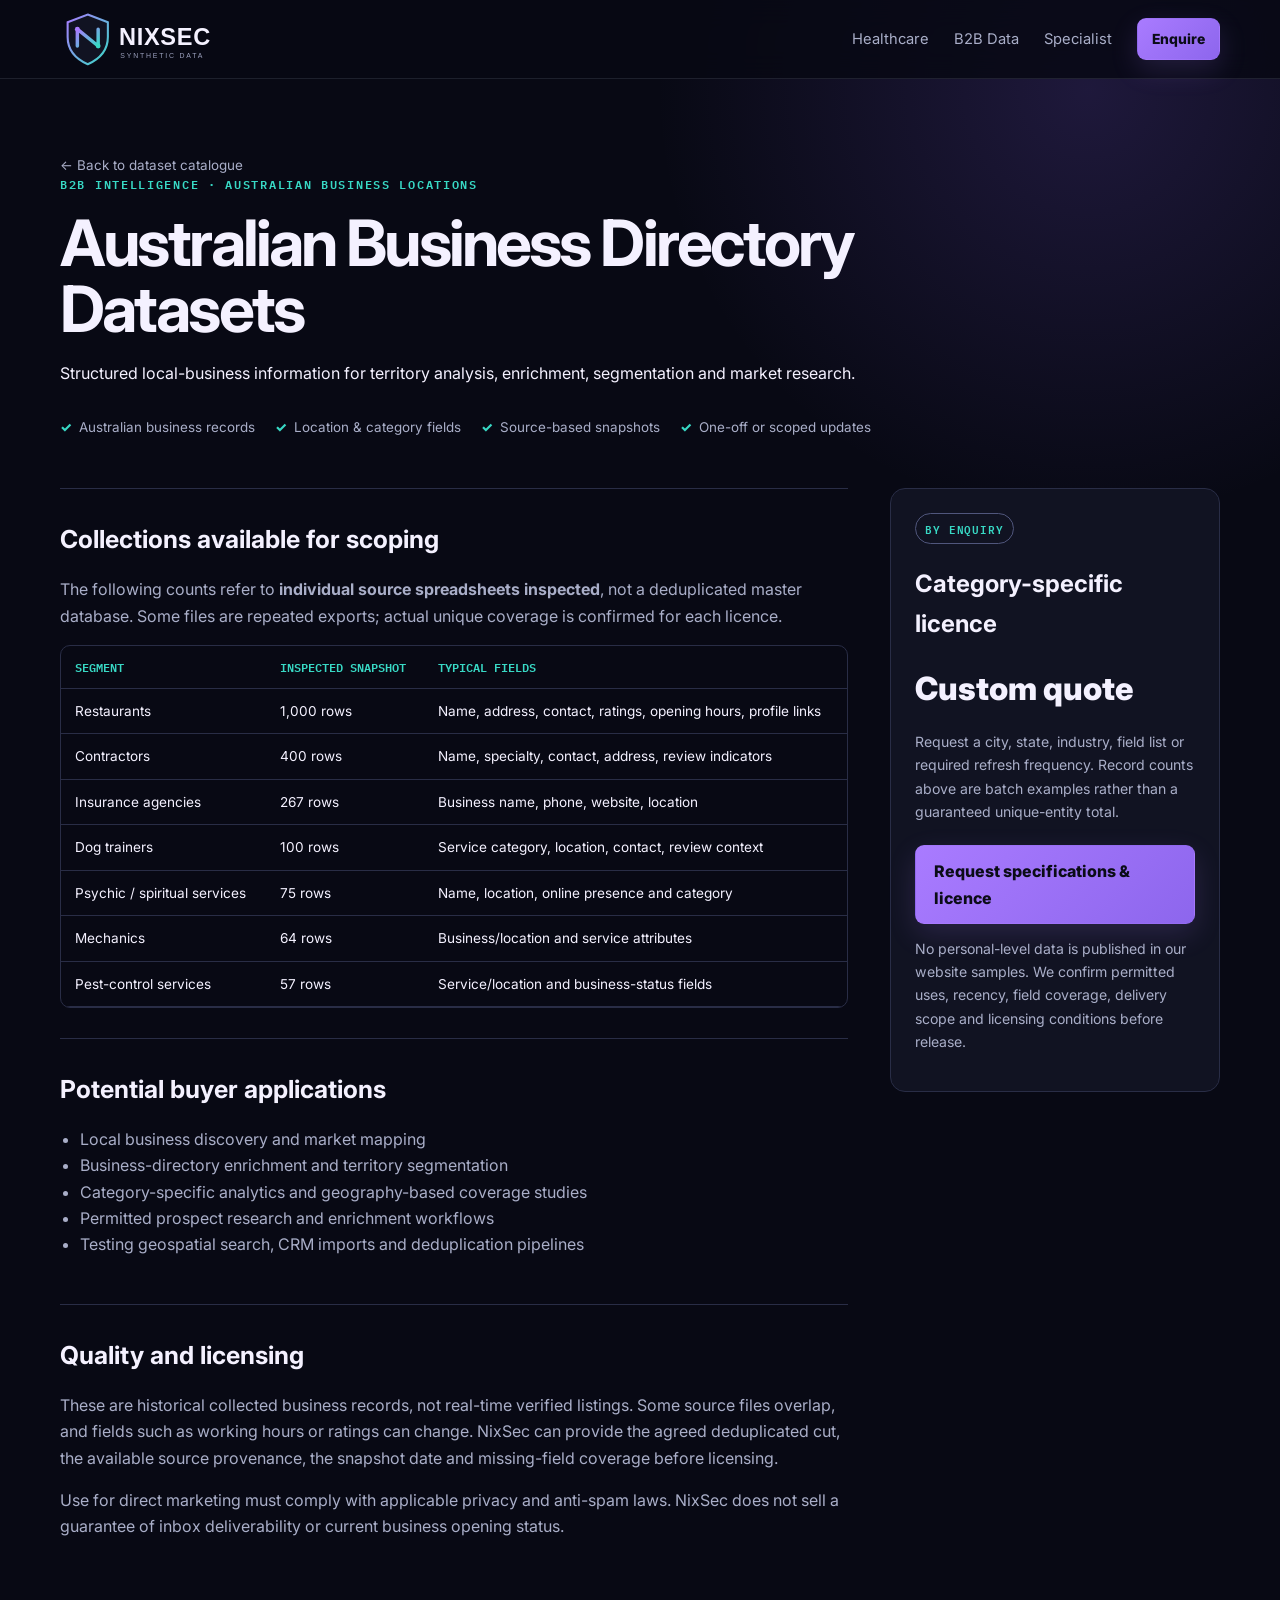
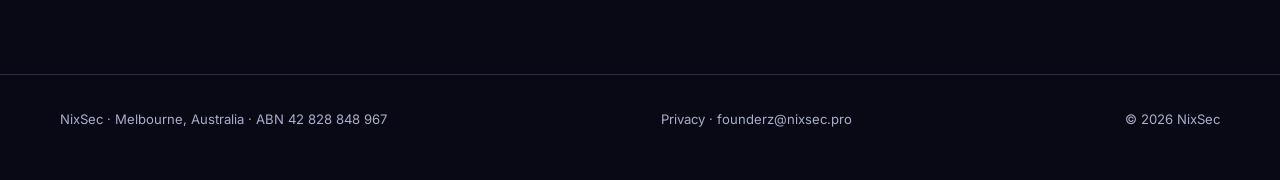
<file: products/australian-business-directories.html>
<!doctype html>
<html lang="en-AU"><head><meta charset="utf-8"><meta name="viewport" content="width=device-width,initial-scale=1">
<title>Australian Business Directories | Local B2B Data | NixSec</title><meta name="description" content="Australian business-location datasets for restaurants, contractors, insurance agencies, dog trainers and specialist local services; field coverage and update options on request.">
<link rel="canonical" href="https://nixsec.pro/products/australian-business-directories.html">
<link rel="preconnect" href="https://fonts.googleapis.com"><link rel="preconnect" href="https://fonts.gstatic.com" crossorigin>
<link href="https://fonts.googleapis.com/css2?family=IBM+Plex+Mono:wght@500;600&family=Inter:wght@400;500;600;700;800&display=swap" rel="stylesheet">
<link rel="stylesheet" href="../assets/styles.css"><link rel="icon" href="../assets/nixsec-logo.svg" type="image/svg+xml">
</head><body><header class="site-header"><div class="wrap nav"><a class="brand" href="../index.html" aria-label="NixSec home"><img src="../assets/nixsec-logo.svg" alt="NixSec"></a><nav class="nav-links"><a href="../index.html#healthcare">Healthcare</a><a href="../index.html#b2b">B2B Data</a><a href="../index.html#specialist">Specialist</a><a class="button small" href="mailto:founderz@nixsec.pro?subject=NixSec%20licensing%20enquiry">Enquire</a></nav></div></header>
<main class="wrap"><section class="product-hero"><a class="crumb" href="../index.html#datasets">← Back to dataset catalogue</a><div class="eyebrow">B2B intelligence · Australian business locations</div><h1>Australian Business Directory Datasets</h1><p class="lead">Structured local-business information for territory analysis, enrichment, segmentation and market research.</p><div class="trustline"><span>Australian business records</span><span>Location & category fields</span><span>Source-based snapshots</span><span>One-off or scoped updates</span></div></section>
<div class="product-layout"><div><section class="content-block"><h2>Collections available for scoping</h2><p>The following counts refer to <strong>individual source spreadsheets inspected</strong>, not a deduplicated master database. Some files are repeated exports; actual unique coverage is confirmed for each licence.</p>
 <div class="schema"><table><thead><tr><th>Segment</th><th>Inspected snapshot</th><th>Typical fields</th></tr></thead><tbody>
 <tr><td>Restaurants</td><td>1,000 rows</td><td>Name, address, contact, ratings, opening hours, profile links</td></tr>
 <tr><td>Contractors</td><td>400 rows</td><td>Name, specialty, contact, address, review indicators</td></tr>
 <tr><td>Insurance agencies</td><td>267 rows</td><td>Business name, phone, website, location</td></tr>
 <tr><td>Dog trainers</td><td>100 rows</td><td>Service category, location, contact, review context</td></tr>
 <tr><td>Psychic / spiritual services</td><td>75 rows</td><td>Name, location, online presence and category</td></tr>
 <tr><td>Mechanics</td><td>64 rows</td><td>Business/location and service attributes</td></tr>
 <tr><td>Pest-control services</td><td>57 rows</td><td>Service/location and business-status fields</td></tr>
 </tbody></table></div></section>
 <section class="content-block"><h2>Potential buyer applications</h2><ul><li>Local business discovery and market mapping</li><li>Business-directory enrichment and territory segmentation</li><li>Category-specific analytics and geography-based coverage studies</li><li>Permitted prospect research and enrichment workflows</li><li>Testing geospatial search, CRM imports and deduplication pipelines</li></ul></section>
 <section class="content-block"><h2>Quality and licensing</h2><p>These are historical collected business records, not real-time verified listings. Some source files overlap, and fields such as working hours or ratings can change. NixSec can provide the agreed deduplicated cut, the available source provenance, the snapshot date and missing-field coverage before licensing.</p><p>Use for direct marketing must comply with applicable privacy and anti-spam laws. NixSec does not sell a guarantee of inbox deliverability or current business opening status.</p></section></div><aside class="sidebar"><span class="tag">By enquiry</span><h2>Category-specific licence</h2><div class="amount">Custom quote</div><p>Request a city, state, industry, field list or required refresh frequency. Record counts above are batch examples rather than a guaranteed unique-entity total.</p><a class="button" href="mailto:founderz@nixsec.pro?subject=Dataset%20enquiry%3A%20Australian%20Business%20Directory%20Datasets">Request specifications &amp; licence</a><p class="fine">No personal-level data is published in our website samples. We confirm permitted uses, recency, field coverage, delivery scope and licensing conditions before release.</p></aside></div>
</main><footer class="footer"><div class="wrap footer-grid"><span>NixSec · Melbourne, Australia · ABN 42 828 848 967</span><span><a href="../privacy.html">Privacy</a> · <a href="mailto:founderz@nixsec.pro?subject=NixSec%20data%20enquiry">founderz@nixsec.pro</a></span><span>© 2026 NixSec</span></div></footer></body></html>
</file>
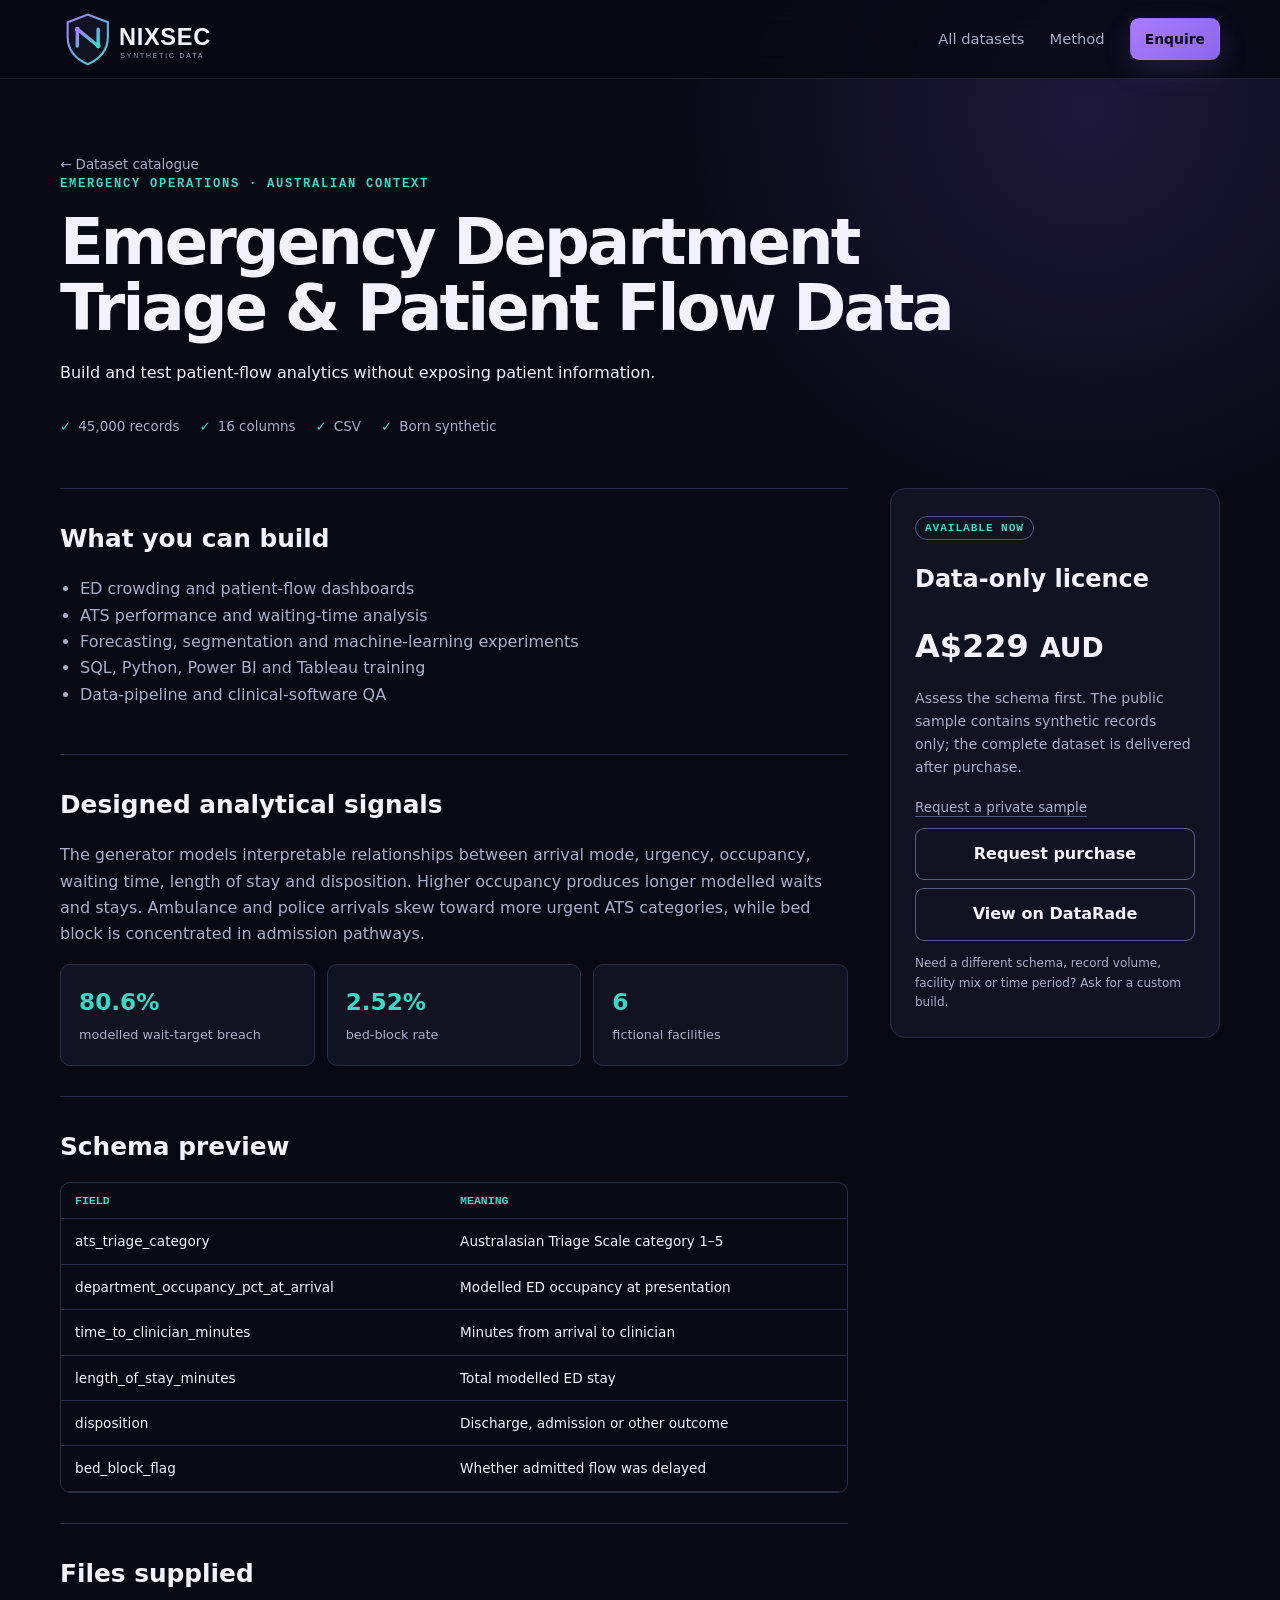
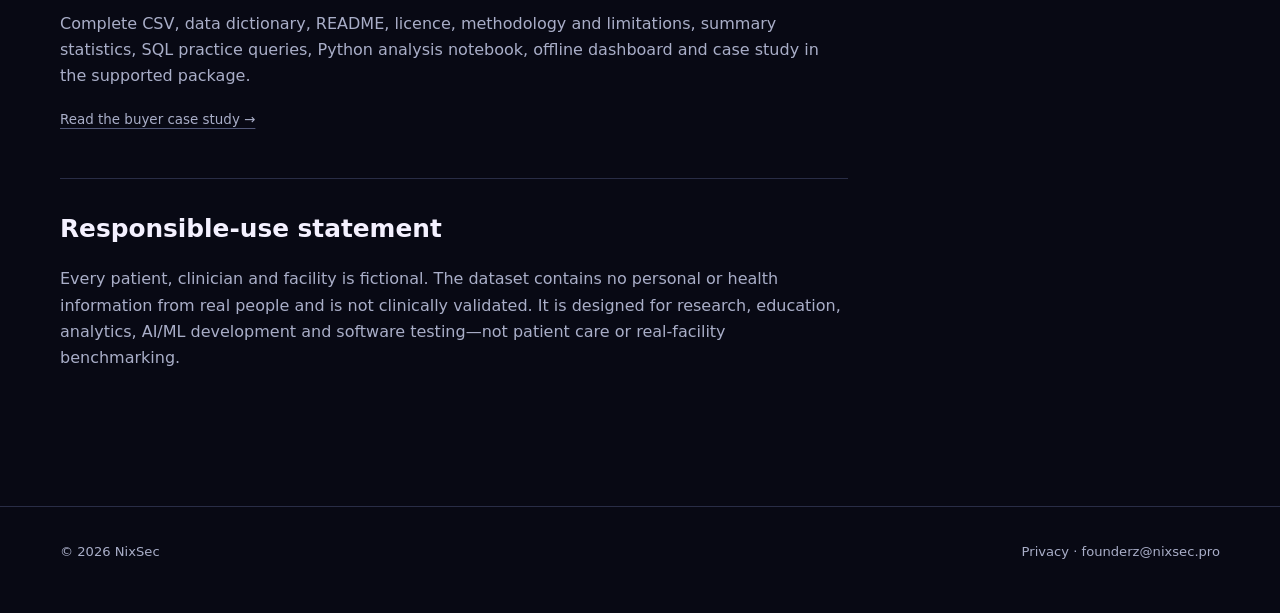
<file: products/ed-patient-flow.html>
<!doctype html><html lang="en-AU"><head><meta charset="utf-8"><meta name="viewport" content="width=device-width,initial-scale=1"><title>Australian Synthetic ED Triage & Patient Flow Data | NixSec</title><meta name="description" content="45,000 synthetic Australian emergency department presentations with ATS triage, occupancy, wait time, disposition and bed-block fields. Download a free sample."><link rel="canonical" href="https://nixsec.pro/products/ed-patient-flow.html"><link rel="stylesheet" href="../assets/styles.css"><link rel="icon" href="../assets/nixsec-logo.svg"><script type="application/ld+json">{"@context":"https://schema.org","@type":"Dataset","name":"Australian Synthetic Emergency Department Triage & Patient Flow Data","description":"45,000 privacy-safe synthetic Australian ED presentations for analytics and testing.","creator":{"@type":"Organization","name":"NixSec"},"license":"Commercial licence supplied with purchase","keywords":["synthetic healthcare data","emergency department data","ATS triage","patient flow","Australia"]}</script></head><body><header class="site-header"><div class="wrap nav"><a class="brand" href="../index.html"><img src="../assets/nixsec-logo.svg" alt="NixSec"></a><nav class="nav-links"><a href="../index.html#datasets">All datasets</a><a href="../index.html#method">Method</a><a class="button small" href="mailto:founderz@nixsec.pro?subject=ED%20patient%20flow%20dataset">Enquire</a></nav></div></header><main class="wrap"><section class="product-hero"><a class="crumb" href="../index.html#datasets">← Dataset catalogue</a><div class="eyebrow">Emergency operations · Australian context</div><h1>Emergency Department Triage &amp; Patient Flow Data</h1><p class="lead">Build and test patient-flow analytics without exposing patient information.</p><div class="trustline"><span>45,000 records</span><span>16 columns</span><span>CSV</span><span>Born synthetic</span></div></section><div class="product-layout"><div><section class="content-block"><h2>What you can build</h2><ul><li>ED crowding and patient-flow dashboards</li><li>ATS performance and waiting-time analysis</li><li>Forecasting, segmentation and machine-learning experiments</li><li>SQL, Python, Power BI and Tableau training</li><li>Data-pipeline and clinical-software QA</li></ul></section><section class="content-block"><h2>Designed analytical signals</h2><p>The generator models interpretable relationships between arrival mode, urgency, occupancy, waiting time, length of stay and disposition. Higher occupancy produces longer modelled waits and stays. Ambulance and police arrivals skew toward more urgent ATS categories, while bed block is concentrated in admission pathways.</p><div class="outcomes"><div class="outcome"><strong>80.6%</strong><span>modelled wait-target breach</span></div><div class="outcome"><strong>2.52%</strong><span>bed-block rate</span></div><div class="outcome"><strong>6</strong><span>fictional facilities</span></div></div></section><section class="content-block"><h2>Schema preview</h2><div class="schema"><table><thead><tr><th>Field</th><th>Meaning</th></tr></thead><tbody><tr><td>ats_triage_category</td><td>Australasian Triage Scale category 1–5</td></tr><tr><td>department_occupancy_pct_at_arrival</td><td>Modelled ED occupancy at presentation</td></tr><tr><td>time_to_clinician_minutes</td><td>Minutes from arrival to clinician</td></tr><tr><td>length_of_stay_minutes</td><td>Total modelled ED stay</td></tr><tr><td>disposition</td><td>Discharge, admission or other outcome</td></tr><tr><td>bed_block_flag</td><td>Whether admitted flow was delayed</td></tr></tbody></table></div></section><section class="content-block"><h2>Files supplied</h2><p>Complete CSV, data dictionary, README, licence, methodology and limitations, summary statistics, SQL practice queries, Python analysis notebook, offline dashboard and case study in the supported package.</p><p><a class="text-link" href="../case-studies/ed-patient-flow.pdf">Read the buyer case study →</a></p></section><section class="content-block"><h2>Responsible-use statement</h2><p>Every patient, clinician and facility is fictional. The dataset contains no personal or health information from real people and is not clinically validated. It is designed for research, education, analytics, AI/ML development and software testing—not patient care or real-facility benchmarking.</p></section></div><aside class="sidebar"><span class="tag">Available now</span><h2>Data-only licence</h2><div class="amount">A$229 <small>AUD</small></div><p>Assess the schema first. The public sample contains synthetic records only; the complete dataset is delivered after purchase.</p><a class="text-link" href="mailto:founderz@nixsec.pro?subject=NixSec%20private%20sample%20request">Request a private sample</a><a class="button secondary" href="mailto:founderz@nixsec.pro?subject=Purchase%20ED%20patient%20flow%20dataset">Request purchase</a><a class="button secondary" href="https://nix-nightshade-security.mydatastorefront.com/">View on DataRade</a><div class="fine">Need a different schema, record volume, facility mix or time period? Ask for a custom build.</div></aside></div></main><footer class="footer"><div class="wrap footer-grid"><span>© 2026 NixSec</span><span><a href="../privacy.html">Privacy</a> · founderz@nixsec.pro</span></div></footer></body></html>
</file>
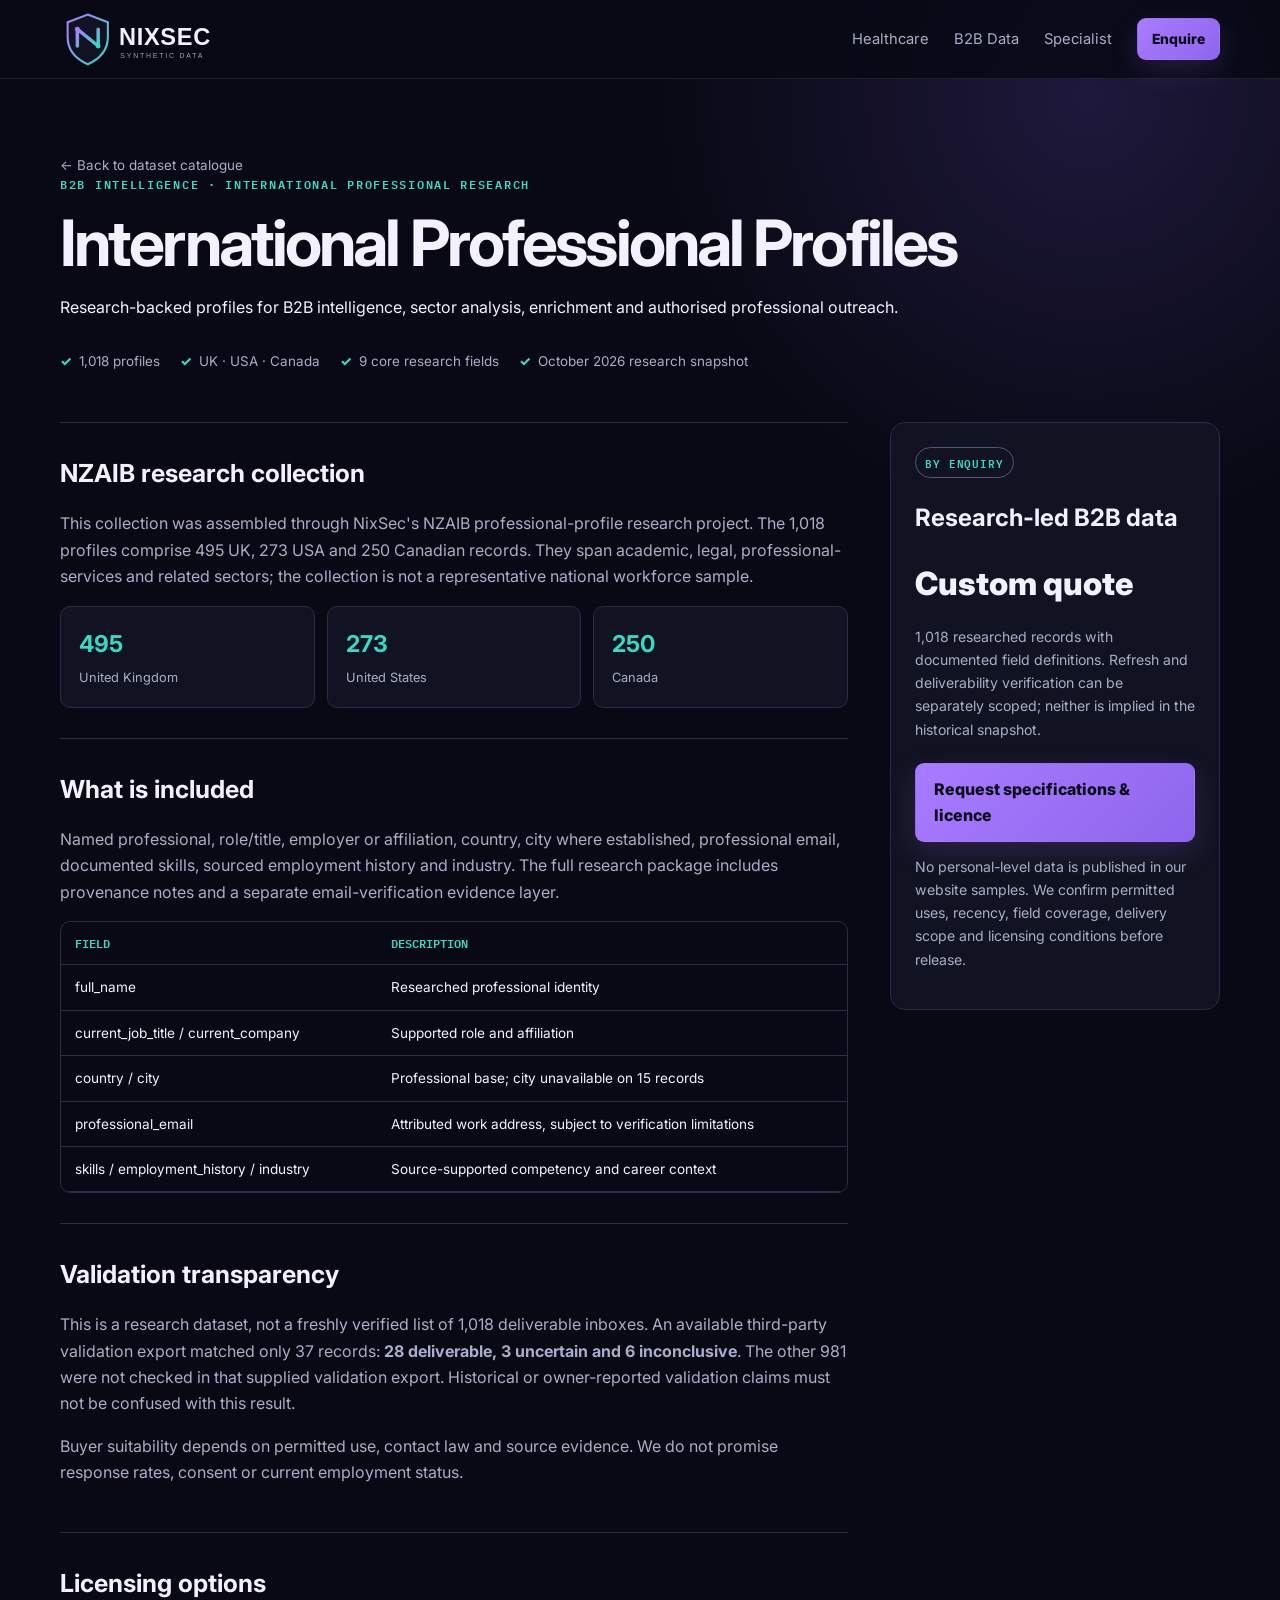
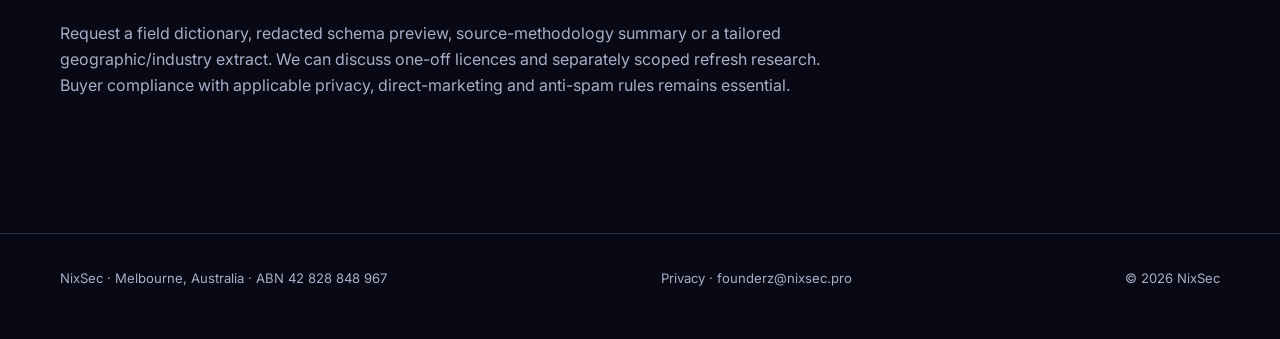
<file: products/international-professional-profiles.html>
<!doctype html>
<html lang="en-AU"><head><meta charset="utf-8"><meta name="viewport" content="width=device-width,initial-scale=1">
<title>International Professional Profiles | B2B Data | NixSec</title><meta name="description" content="1,018 researched professional profiles across the UK, USA and Canada, with evidence, career context and carefully differentiated email-validation status.">
<link rel="canonical" href="https://nixsec.pro/products/international-professional-profiles.html">
<link rel="preconnect" href="https://fonts.googleapis.com"><link rel="preconnect" href="https://fonts.gstatic.com" crossorigin>
<link href="https://fonts.googleapis.com/css2?family=IBM+Plex+Mono:wght@500;600&family=Inter:wght@400;500;600;700;800&display=swap" rel="stylesheet">
<link rel="stylesheet" href="../assets/styles.css"><link rel="icon" href="../assets/nixsec-logo.svg" type="image/svg+xml">
</head><body><header class="site-header"><div class="wrap nav"><a class="brand" href="../index.html" aria-label="NixSec home"><img src="../assets/nixsec-logo.svg" alt="NixSec"></a><nav class="nav-links"><a href="../index.html#healthcare">Healthcare</a><a href="../index.html#b2b">B2B Data</a><a href="../index.html#specialist">Specialist</a><a class="button small" href="mailto:founderz@nixsec.pro?subject=NixSec%20licensing%20enquiry">Enquire</a></nav></div></header>
<main class="wrap"><section class="product-hero"><a class="crumb" href="../index.html#datasets">← Back to dataset catalogue</a><div class="eyebrow">B2B intelligence · International professional research</div><h1>International Professional Profiles</h1><p class="lead">Research-backed profiles for B2B intelligence, sector analysis, enrichment and authorised professional outreach.</p><div class="trustline"><span>1,018 profiles</span><span>UK · USA · Canada</span><span>9 core research fields</span><span>October 2026 research snapshot</span></div></section>
<div class="product-layout"><div><section class="content-block"><h2>NZAIB research collection</h2><p>This collection was assembled through NixSec's NZAIB professional-profile research project. The 1,018 profiles comprise 495 UK, 273 USA and 250 Canadian records. They span academic, legal, professional-services and related sectors; the collection is not a representative national workforce sample.</p><div class="outcomes"><div class="outcome"><strong>495</strong><span>United Kingdom</span></div><div class="outcome"><strong>273</strong><span>United States</span></div><div class="outcome"><strong>250</strong><span>Canada</span></div></div></section>
 <section class="content-block"><h2>What is included</h2><p>Named professional, role/title, employer or affiliation, country, city where established, professional email, documented skills, sourced employment history and industry. The full research package includes provenance notes and a separate email-verification evidence layer.</p><div class="schema"><table><thead><tr><th>Field</th><th>Description</th></tr></thead><tbody>
 <tr><td>full_name</td><td>Researched professional identity</td></tr>
 <tr><td>current_job_title / current_company</td><td>Supported role and affiliation</td></tr>
 <tr><td>country / city</td><td>Professional base; city unavailable on 15 records</td></tr>
 <tr><td>professional_email</td><td>Attributed work address, subject to verification limitations</td></tr>
 <tr><td>skills / employment_history / industry</td><td>Source-supported competency and career context</td></tr>
 </tbody></table></div></section>
 <section class="content-block"><h2>Validation transparency</h2><p>This is a research dataset, not a freshly verified list of 1,018 deliverable inboxes. An available third-party validation export matched only 37 records: <strong>28 deliverable, 3 uncertain and 6 inconclusive</strong>. The other 981 were not checked in that supplied validation export. Historical or owner-reported validation claims must not be confused with this result.</p><p>Buyer suitability depends on permitted use, contact law and source evidence. We do not promise response rates, consent or current employment status.</p></section>
 <section class="content-block"><h2>Licensing options</h2><p>Request a field dictionary, redacted schema preview, source-methodology summary or a tailored geographic/industry extract. We can discuss one-off licences and separately scoped refresh research. Buyer compliance with applicable privacy, direct-marketing and anti-spam rules remains essential.</p></section></div><aside class="sidebar"><span class="tag">By enquiry</span><h2>Research-led B2B data</h2><div class="amount">Custom quote</div><p>1,018 researched records with documented field definitions. Refresh and deliverability verification can be separately scoped; neither is implied in the historical snapshot.</p><a class="button" href="mailto:founderz@nixsec.pro?subject=Dataset%20enquiry%3A%20International%20Professional%20Profiles">Request specifications &amp; licence</a><p class="fine">No personal-level data is published in our website samples. We confirm permitted uses, recency, field coverage, delivery scope and licensing conditions before release.</p></aside></div>
</main><footer class="footer"><div class="wrap footer-grid"><span>NixSec · Melbourne, Australia · ABN 42 828 848 967</span><span><a href="../privacy.html">Privacy</a> · <a href="mailto:founderz@nixsec.pro?subject=NixSec%20data%20enquiry">founderz@nixsec.pro</a></span><span>© 2026 NixSec</span></div></footer></body></html>
</file>
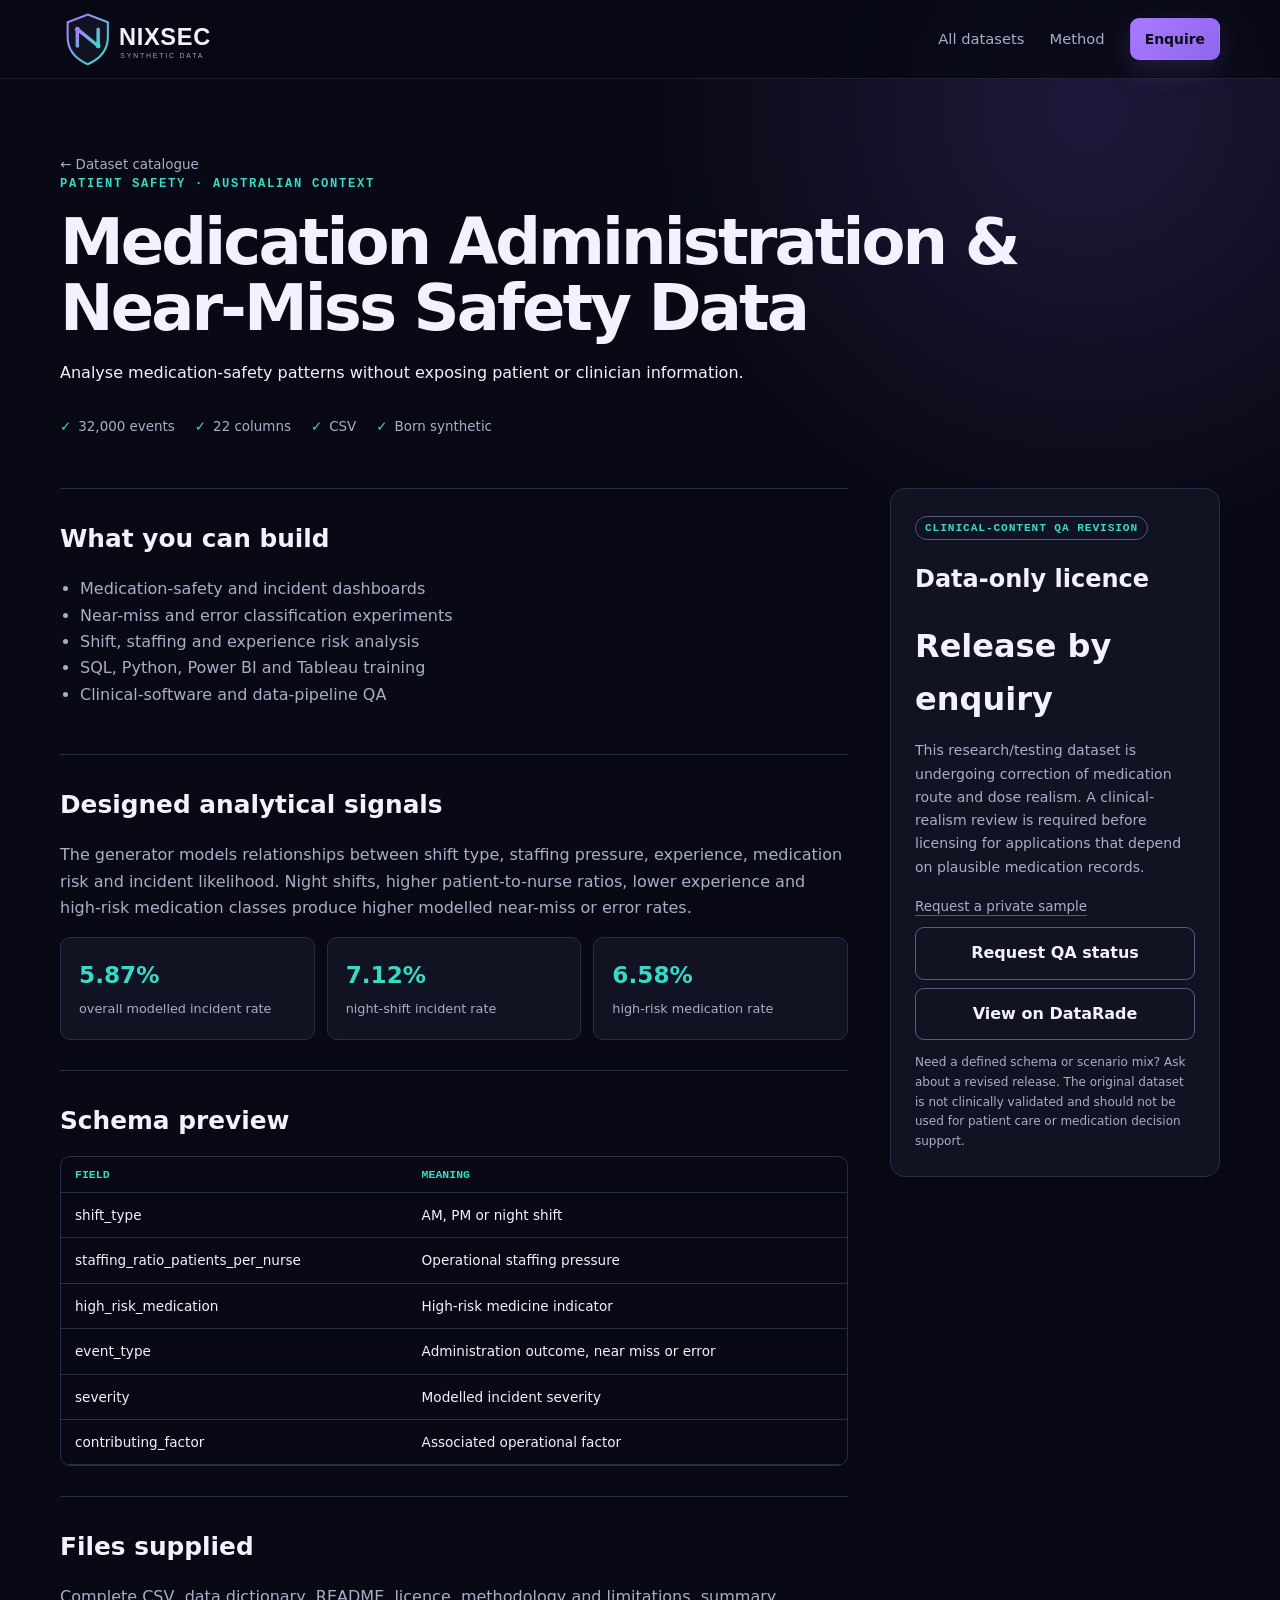
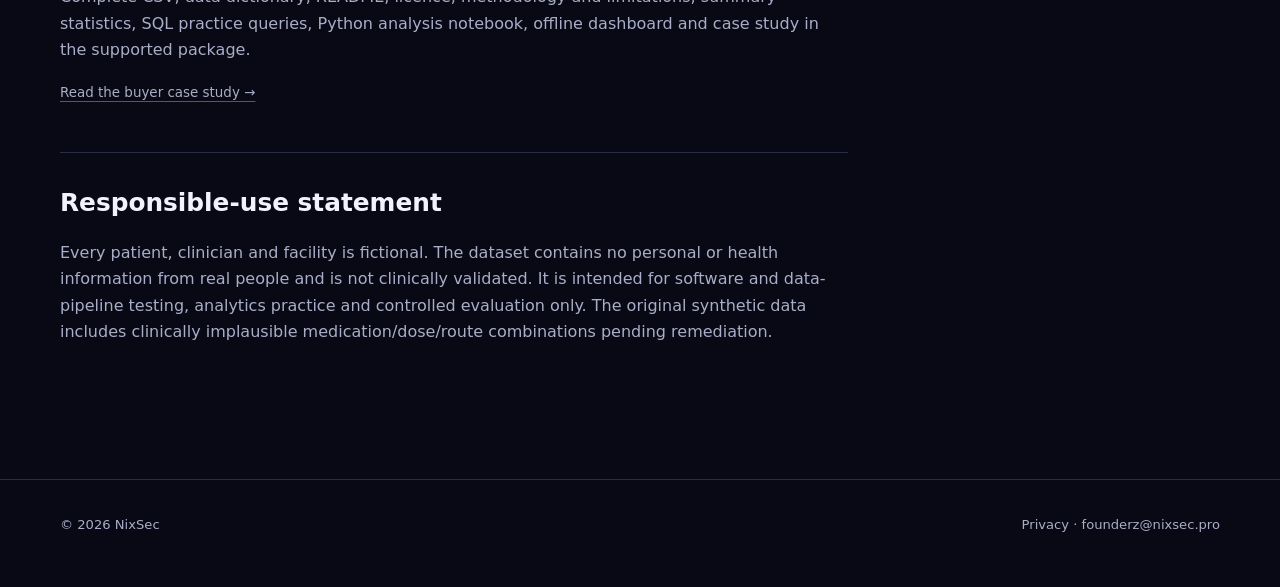
<file: products/medication-safety.html>
<!doctype html><html lang="en-AU"><head><meta charset="utf-8"><meta name="viewport" content="width=device-width,initial-scale=1"><title>Australian Synthetic Medication Safety & Near-Miss Data | NixSec</title><meta name="description" content="32,000 synthetic medication administration events with staffing, experience, dose, route, high-risk medicine, near-miss and severity fields."><link rel="canonical" href="https://nixsec.pro/products/medication-safety.html"><link rel="stylesheet" href="../assets/styles.css"><link rel="icon" href="../assets/nixsec-logo.svg"><script type="application/ld+json">{"@context":"https://schema.org","@type":"Dataset","name":"Australian Synthetic Medication Administration & Near-Miss Safety Data","description":"32,000 privacy-safe synthetic medication administration events.","creator":{"@type":"Organization","name":"NixSec"},"license":"Commercial licence supplied with purchase","keywords":["synthetic healthcare data","medication safety","near miss","patient safety","Australia"]}</script></head><body><header class="site-header"><div class="wrap nav"><a class="brand" href="../index.html"><img src="../assets/nixsec-logo.svg" alt="NixSec"></a><nav class="nav-links"><a href="../index.html#datasets">All datasets</a><a href="../index.html#method">Method</a><a class="button small" href="mailto:founderz@nixsec.pro?subject=Medication%20safety%20dataset">Enquire</a></nav></div></header><main class="wrap"><section class="product-hero"><a class="crumb" href="../index.html#datasets">← Dataset catalogue</a><div class="eyebrow">Patient safety · Australian context</div><h1>Medication Administration &amp; Near-Miss Safety Data</h1><p class="lead">Analyse medication-safety patterns without exposing patient or clinician information.</p><div class="trustline"><span>32,000 events</span><span>22 columns</span><span>CSV</span><span>Born synthetic</span></div></section><div class="product-layout"><div><section class="content-block"><h2>What you can build</h2><ul><li>Medication-safety and incident dashboards</li><li>Near-miss and error classification experiments</li><li>Shift, staffing and experience risk analysis</li><li>SQL, Python, Power BI and Tableau training</li><li>Clinical-software and data-pipeline QA</li></ul></section><section class="content-block"><h2>Designed analytical signals</h2><p>The generator models relationships between shift type, staffing pressure, experience, medication risk and incident likelihood. Night shifts, higher patient-to-nurse ratios, lower experience and high-risk medication classes produce higher modelled near-miss or error rates.</p><div class="outcomes"><div class="outcome"><strong>5.87%</strong><span>overall modelled incident rate</span></div><div class="outcome"><strong>7.12%</strong><span>night-shift incident rate</span></div><div class="outcome"><strong>6.58%</strong><span>high-risk medication rate</span></div></div></section><section class="content-block"><h2>Schema preview</h2><div class="schema"><table><thead><tr><th>Field</th><th>Meaning</th></tr></thead><tbody><tr><td>shift_type</td><td>AM, PM or night shift</td></tr><tr><td>staffing_ratio_patients_per_nurse</td><td>Operational staffing pressure</td></tr><tr><td>high_risk_medication</td><td>High-risk medicine indicator</td></tr><tr><td>event_type</td><td>Administration outcome, near miss or error</td></tr><tr><td>severity</td><td>Modelled incident severity</td></tr><tr><td>contributing_factor</td><td>Associated operational factor</td></tr></tbody></table></div></section><section class="content-block"><h2>Files supplied</h2><p>Complete CSV, data dictionary, README, licence, methodology and limitations, summary statistics, SQL practice queries, Python analysis notebook, offline dashboard and case study in the supported package.</p><p><a class="text-link" href="../case-studies/medication-safety.pdf">Read the buyer case study →</a></p></section><section class="content-block"><h2>Responsible-use statement</h2><p>Every patient, clinician and facility is fictional. The dataset contains no personal or health information from real people and is not clinically validated. It is intended for software and data-pipeline testing, analytics practice and controlled evaluation only. The original synthetic data includes clinically implausible medication/dose/route combinations pending remediation.</p></section></div><aside class="sidebar"><span class="tag">Clinical-content QA revision</span><h2>Data-only licence</h2><div class="amount">Release by enquiry</div><p>This research/testing dataset is undergoing correction of medication route and dose realism. A clinical-realism review is required before licensing for applications that depend on plausible medication records.</p><a class="text-link" href="mailto:founderz@nixsec.pro?subject=NixSec%20private%20sample%20request">Request a private sample</a><a class="button secondary" href="mailto:founderz@nixsec.pro?subject=Purchase%20medication%20safety%20dataset">Request QA status</a><a class="button secondary" href="https://nix-nightshade-security.mydatastorefront.com/">View on DataRade</a><div class="fine">Need a defined schema or scenario mix? Ask about a revised release. The original dataset is not clinically validated and should not be used for patient care or medication decision support.</div></aside></div></main><footer class="footer"><div class="wrap footer-grid"><span>© 2026 NixSec</span><span><a href="../privacy.html">Privacy</a> · founderz@nixsec.pro</span></div></footer></body></html>
</file>
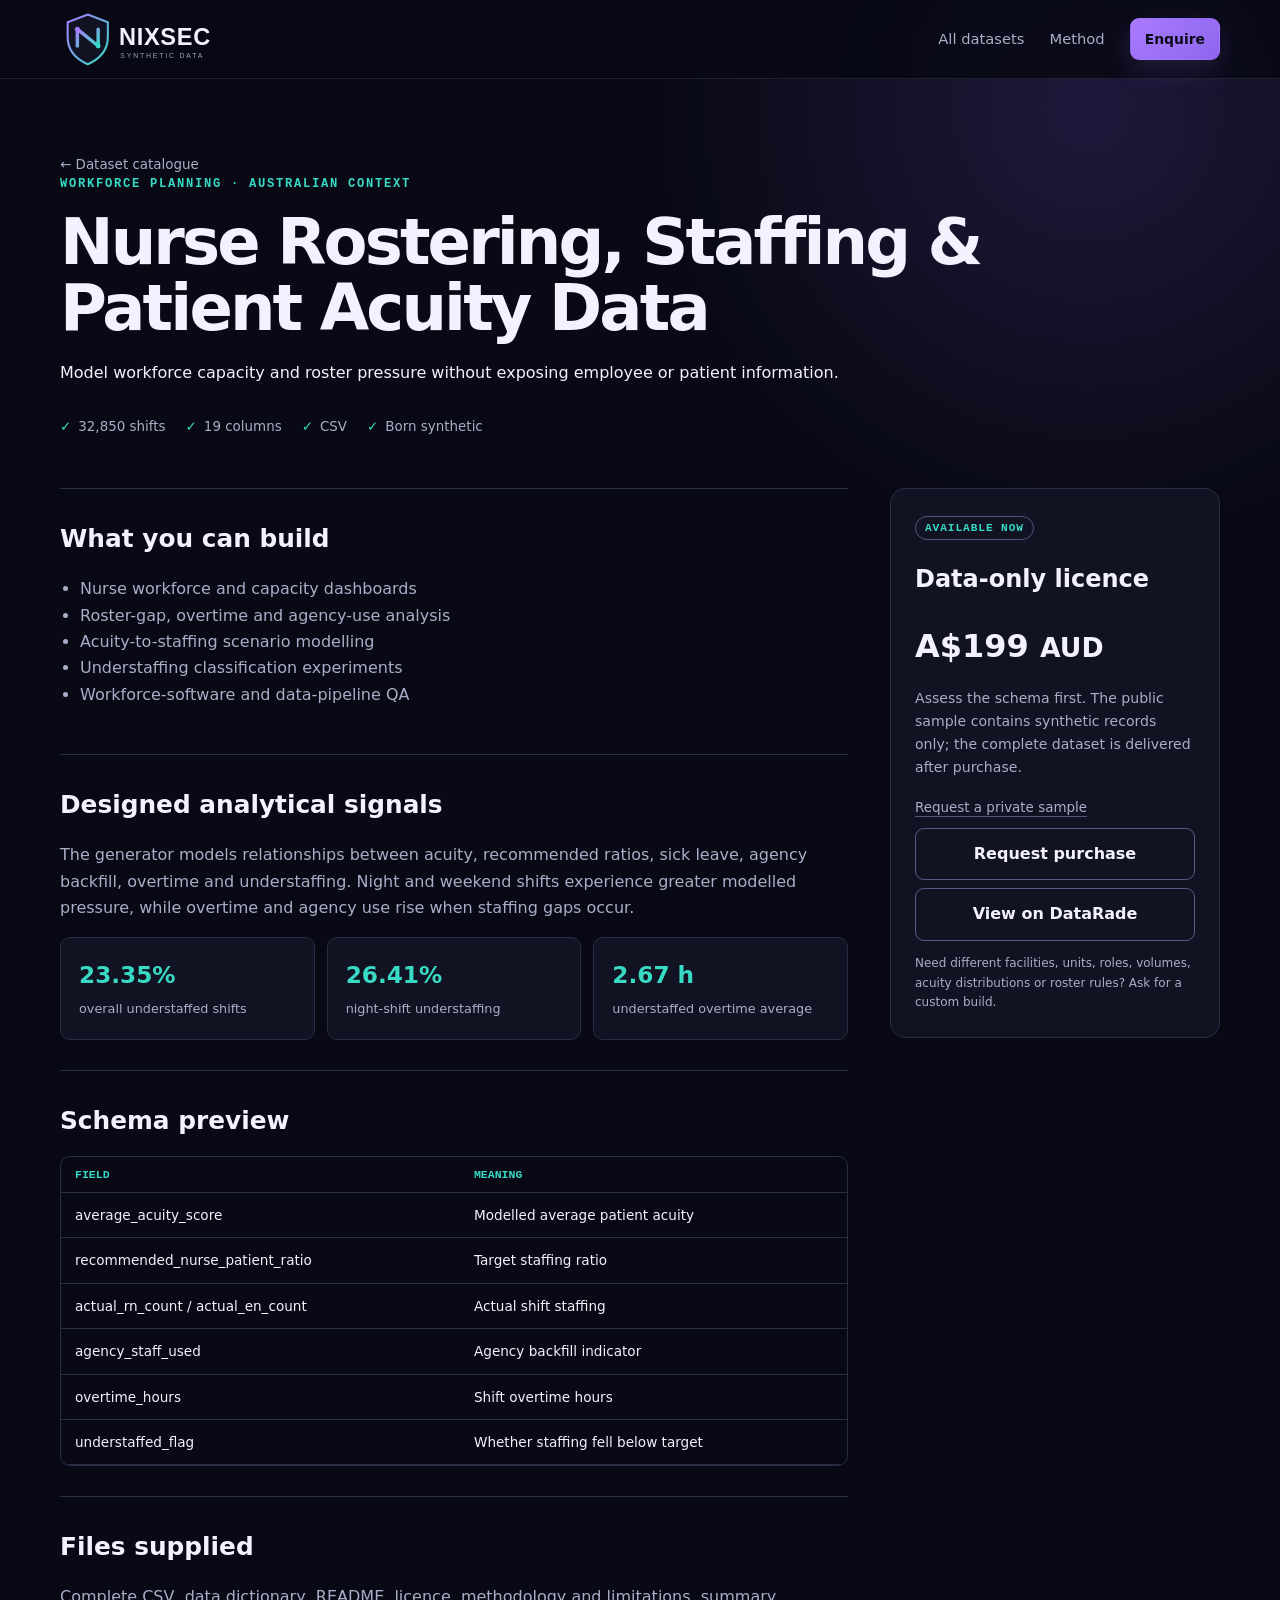
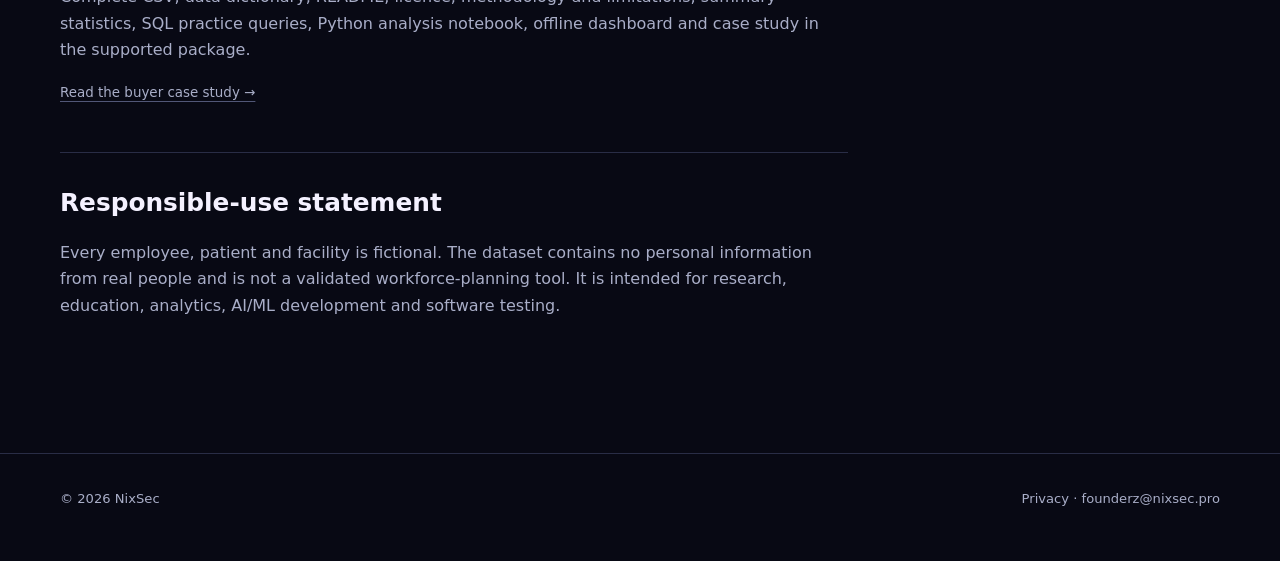
<file: products/nurse-rostering.html>
<!doctype html><html lang="en-AU"><head><meta charset="utf-8"><meta name="viewport" content="width=device-width,initial-scale=1"><title>Australian Synthetic Nurse Rostering, Staffing & Acuity Data | NixSec</title><meta name="description" content="32,850 synthetic nurse-shift records covering census, acuity, ratios, skill mix, sick leave, agency use, overtime and understaffing."><link rel="canonical" href="https://nixsec.pro/products/nurse-rostering.html"><link rel="stylesheet" href="../assets/styles.css"><link rel="icon" href="../assets/nixsec-logo.svg"><script type="application/ld+json">{"@context":"https://schema.org","@type":"Dataset","name":"Australian Synthetic Nurse Rostering, Staffing & Patient Acuity Data","description":"32,850 privacy-safe synthetic hospital staffing records.","creator":{"@type":"Organization","name":"NixSec"},"license":"Commercial licence supplied with purchase","keywords":["synthetic healthcare data","nurse rostering","workforce planning","patient acuity","Australia"]}</script></head><body><header class="site-header"><div class="wrap nav"><a class="brand" href="../index.html"><img src="../assets/nixsec-logo.svg" alt="NixSec"></a><nav class="nav-links"><a href="../index.html#datasets">All datasets</a><a href="../index.html#method">Method</a><a class="button small" href="mailto:founderz@nixsec.pro?subject=Nurse%20rostering%20dataset">Enquire</a></nav></div></header><main class="wrap"><section class="product-hero"><a class="crumb" href="../index.html#datasets">← Dataset catalogue</a><div class="eyebrow">Workforce planning · Australian context</div><h1>Nurse Rostering, Staffing &amp; Patient Acuity Data</h1><p class="lead">Model workforce capacity and roster pressure without exposing employee or patient information.</p><div class="trustline"><span>32,850 shifts</span><span>19 columns</span><span>CSV</span><span>Born synthetic</span></div></section><div class="product-layout"><div><section class="content-block"><h2>What you can build</h2><ul><li>Nurse workforce and capacity dashboards</li><li>Roster-gap, overtime and agency-use analysis</li><li>Acuity-to-staffing scenario modelling</li><li>Understaffing classification experiments</li><li>Workforce-software and data-pipeline QA</li></ul></section><section class="content-block"><h2>Designed analytical signals</h2><p>The generator models relationships between acuity, recommended ratios, sick leave, agency backfill, overtime and understaffing. Night and weekend shifts experience greater modelled pressure, while overtime and agency use rise when staffing gaps occur.</p><div class="outcomes"><div class="outcome"><strong>23.35%</strong><span>overall understaffed shifts</span></div><div class="outcome"><strong>26.41%</strong><span>night-shift understaffing</span></div><div class="outcome"><strong>2.67 h</strong><span>understaffed overtime average</span></div></div></section><section class="content-block"><h2>Schema preview</h2><div class="schema"><table><thead><tr><th>Field</th><th>Meaning</th></tr></thead><tbody><tr><td>average_acuity_score</td><td>Modelled average patient acuity</td></tr><tr><td>recommended_nurse_patient_ratio</td><td>Target staffing ratio</td></tr><tr><td>actual_rn_count / actual_en_count</td><td>Actual shift staffing</td></tr><tr><td>agency_staff_used</td><td>Agency backfill indicator</td></tr><tr><td>overtime_hours</td><td>Shift overtime hours</td></tr><tr><td>understaffed_flag</td><td>Whether staffing fell below target</td></tr></tbody></table></div></section><section class="content-block"><h2>Files supplied</h2><p>Complete CSV, data dictionary, README, licence, methodology and limitations, summary statistics, SQL practice queries, Python analysis notebook, offline dashboard and case study in the supported package.</p><p><a class="text-link" href="../case-studies/nurse-rostering.pdf">Read the buyer case study →</a></p></section><section class="content-block"><h2>Responsible-use statement</h2><p>Every employee, patient and facility is fictional. The dataset contains no personal information from real people and is not a validated workforce-planning tool. It is intended for research, education, analytics, AI/ML development and software testing.</p></section></div><aside class="sidebar"><span class="tag">Available now</span><h2>Data-only licence</h2><div class="amount">A$199 <small>AUD</small></div><p>Assess the schema first. The public sample contains synthetic records only; the complete dataset is delivered after purchase.</p><a class="text-link" href="mailto:founderz@nixsec.pro?subject=NixSec%20private%20sample%20request">Request a private sample</a><a class="button secondary" href="mailto:founderz@nixsec.pro?subject=Purchase%20nurse%20rostering%20dataset">Request purchase</a><a class="button secondary" href="https://nix-nightshade-security.mydatastorefront.com/">View on DataRade</a><div class="fine">Need different facilities, units, roles, volumes, acuity distributions or roster rules? Ask for a custom build.</div></aside></div></main><footer class="footer"><div class="wrap footer-grid"><span>© 2026 NixSec</span><span><a href="../privacy.html">Privacy</a> · founderz@nixsec.pro</span></div></footer></body></html>
</file>
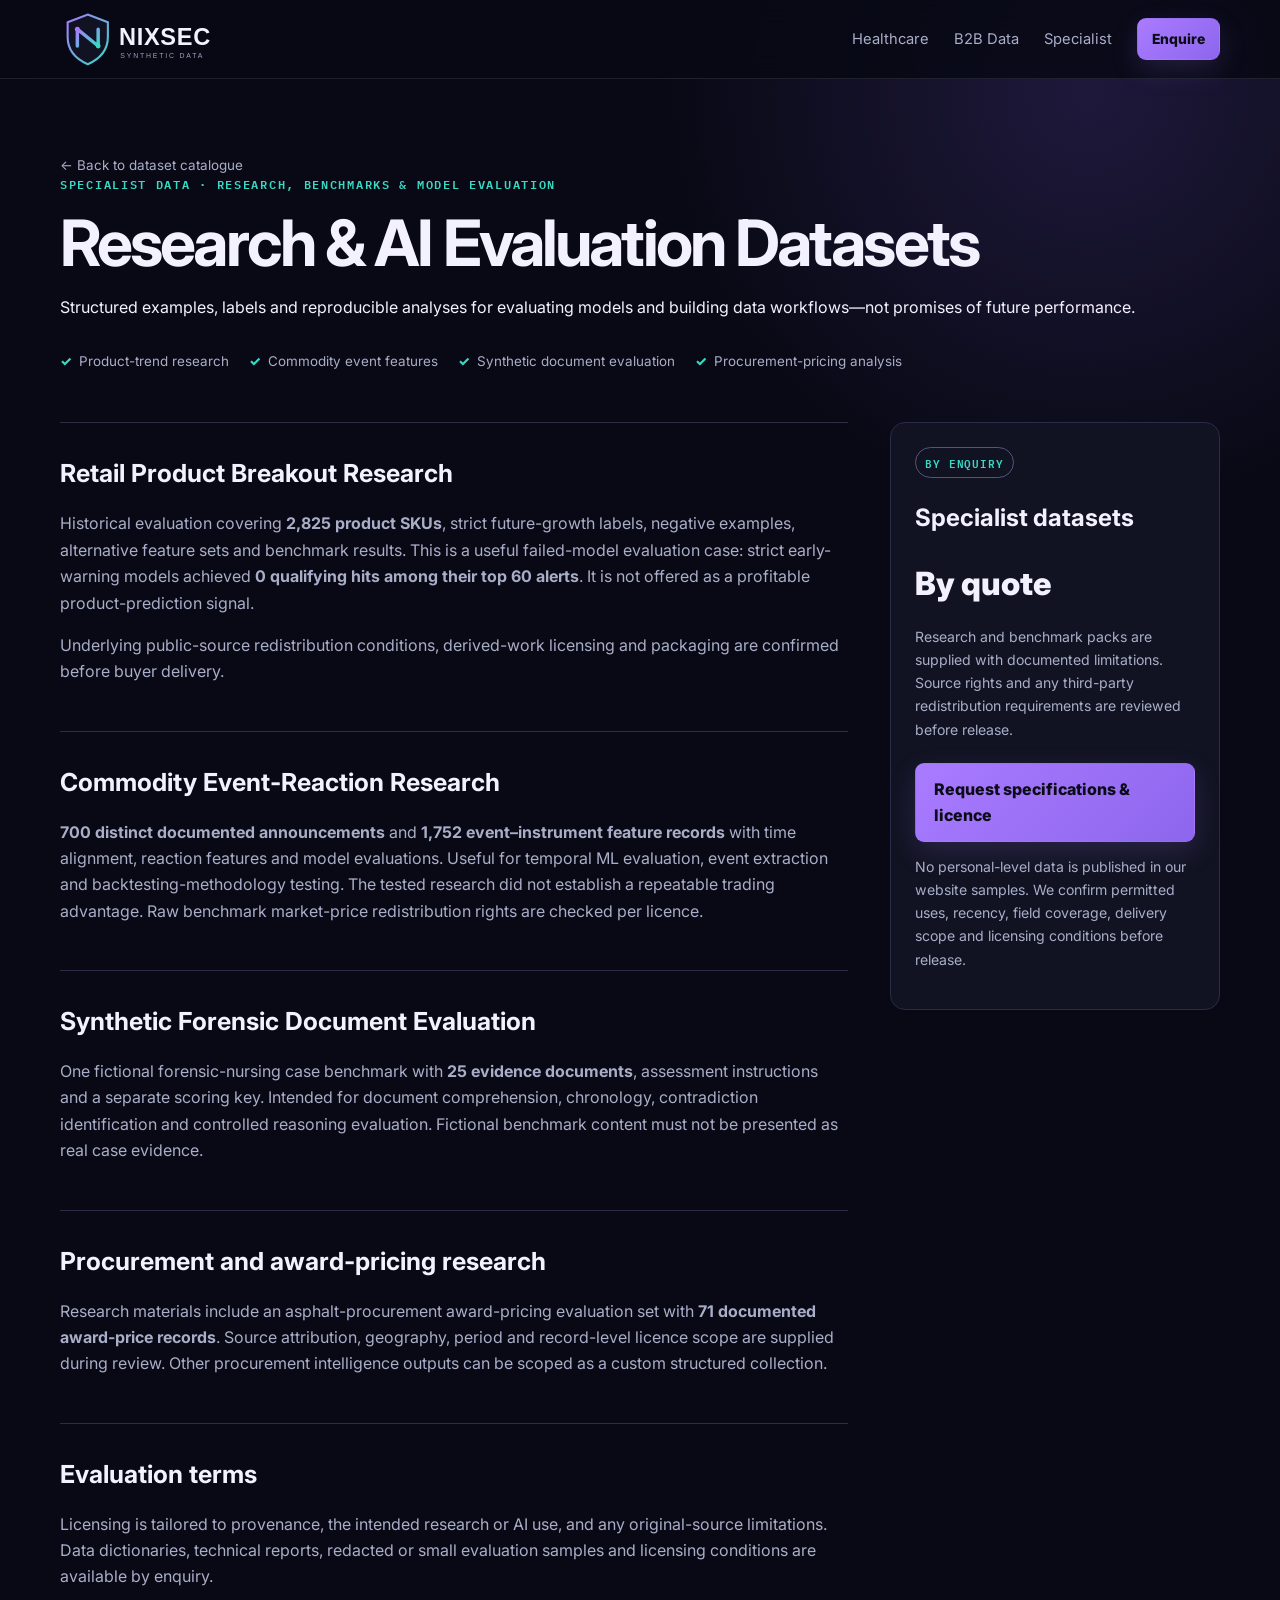
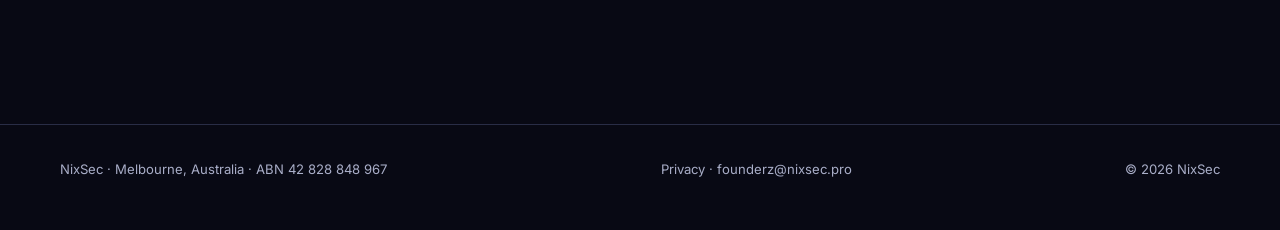
<file: products/research-evaluation-datasets.html>
<!doctype html>
<html lang="en-AU"><head><meta charset="utf-8"><meta name="viewport" content="width=device-width,initial-scale=1">
<title>AI Evaluation & Research Datasets | NixSec | NixSec</title><meta name="description" content="Specialist research benchmarks covering retail breakouts, economic announcements, synthetic forensic document evaluation and procurement award analysis.">
<link rel="canonical" href="https://nixsec.pro/products/research-evaluation-datasets.html">
<link rel="preconnect" href="https://fonts.googleapis.com"><link rel="preconnect" href="https://fonts.gstatic.com" crossorigin>
<link href="https://fonts.googleapis.com/css2?family=IBM+Plex+Mono:wght@500;600&family=Inter:wght@400;500;600;700;800&display=swap" rel="stylesheet">
<link rel="stylesheet" href="../assets/styles.css"><link rel="icon" href="../assets/nixsec-logo.svg" type="image/svg+xml">
</head><body><header class="site-header"><div class="wrap nav"><a class="brand" href="../index.html" aria-label="NixSec home"><img src="../assets/nixsec-logo.svg" alt="NixSec"></a><nav class="nav-links"><a href="../index.html#healthcare">Healthcare</a><a href="../index.html#b2b">B2B Data</a><a href="../index.html#specialist">Specialist</a><a class="button small" href="mailto:founderz@nixsec.pro?subject=NixSec%20licensing%20enquiry">Enquire</a></nav></div></header>
<main class="wrap"><section class="product-hero"><a class="crumb" href="../index.html#datasets">← Back to dataset catalogue</a><div class="eyebrow">Specialist data · Research, benchmarks & model evaluation</div><h1>Research &amp; AI Evaluation Datasets</h1><p class="lead">Structured examples, labels and reproducible analyses for evaluating models and building data workflows—not promises of future performance.</p><div class="trustline"><span>Product-trend research</span><span>Commodity event features</span><span>Synthetic document evaluation</span><span>Procurement-pricing analysis</span></div></section>
<div class="product-layout"><div><section class="content-block"><h2>Retail Product Breakout Research</h2><p>Historical evaluation covering <strong>2,825 product SKUs</strong>, strict future-growth labels, negative examples, alternative feature sets and benchmark results. This is a useful failed-model evaluation case: strict early-warning models achieved <strong>0 qualifying hits among their top 60 alerts</strong>. It is not offered as a profitable product-prediction signal.</p><p>Underlying public-source redistribution conditions, derived-work licensing and packaging are confirmed before buyer delivery.</p></section>
 <section class="content-block"><h2>Commodity Event-Reaction Research</h2><p><strong>700 distinct documented announcements</strong> and <strong>1,752 event–instrument feature records</strong> with time alignment, reaction features and model evaluations. Useful for temporal ML evaluation, event extraction and backtesting-methodology testing. The tested research did not establish a repeatable trading advantage. Raw benchmark market-price redistribution rights are checked per licence.</p></section>
 <section class="content-block"><h2>Synthetic Forensic Document Evaluation</h2><p>One fictional forensic-nursing case benchmark with <strong>25 evidence documents</strong>, assessment instructions and a separate scoring key. Intended for document comprehension, chronology, contradiction identification and controlled reasoning evaluation. Fictional benchmark content must not be presented as real case evidence.</p></section>
 <section class="content-block"><h2>Procurement and award-pricing research</h2><p>Research materials include an asphalt-procurement award-pricing evaluation set with <strong>71 documented award-price records</strong>. Source attribution, geography, period and record-level licence scope are supplied during review. Other procurement intelligence outputs can be scoped as a custom structured collection.</p></section>
 <section class="content-block"><h2>Evaluation terms</h2><p>Licensing is tailored to provenance, the intended research or AI use, and any original-source limitations. Data dictionaries, technical reports, redacted or small evaluation samples and licensing conditions are available by enquiry.</p></section></div><aside class="sidebar"><span class="tag">By enquiry</span><h2>Specialist datasets</h2><div class="amount">By quote</div><p>Research and benchmark packs are supplied with documented limitations. Source rights and any third-party redistribution requirements are reviewed before release.</p><a class="button" href="mailto:founderz@nixsec.pro?subject=Dataset%20enquiry%3A%20Research%20%26amp%3B%20AI%20Evaluation%20Datasets">Request specifications &amp; licence</a><p class="fine">No personal-level data is published in our website samples. We confirm permitted uses, recency, field coverage, delivery scope and licensing conditions before release.</p></aside></div>
</main><footer class="footer"><div class="wrap footer-grid"><span>NixSec · Melbourne, Australia · ABN 42 828 848 967</span><span><a href="../privacy.html">Privacy</a> · <a href="mailto:founderz@nixsec.pro?subject=NixSec%20data%20enquiry">founderz@nixsec.pro</a></span><span>© 2026 NixSec</span></div></footer></body></html>
</file>
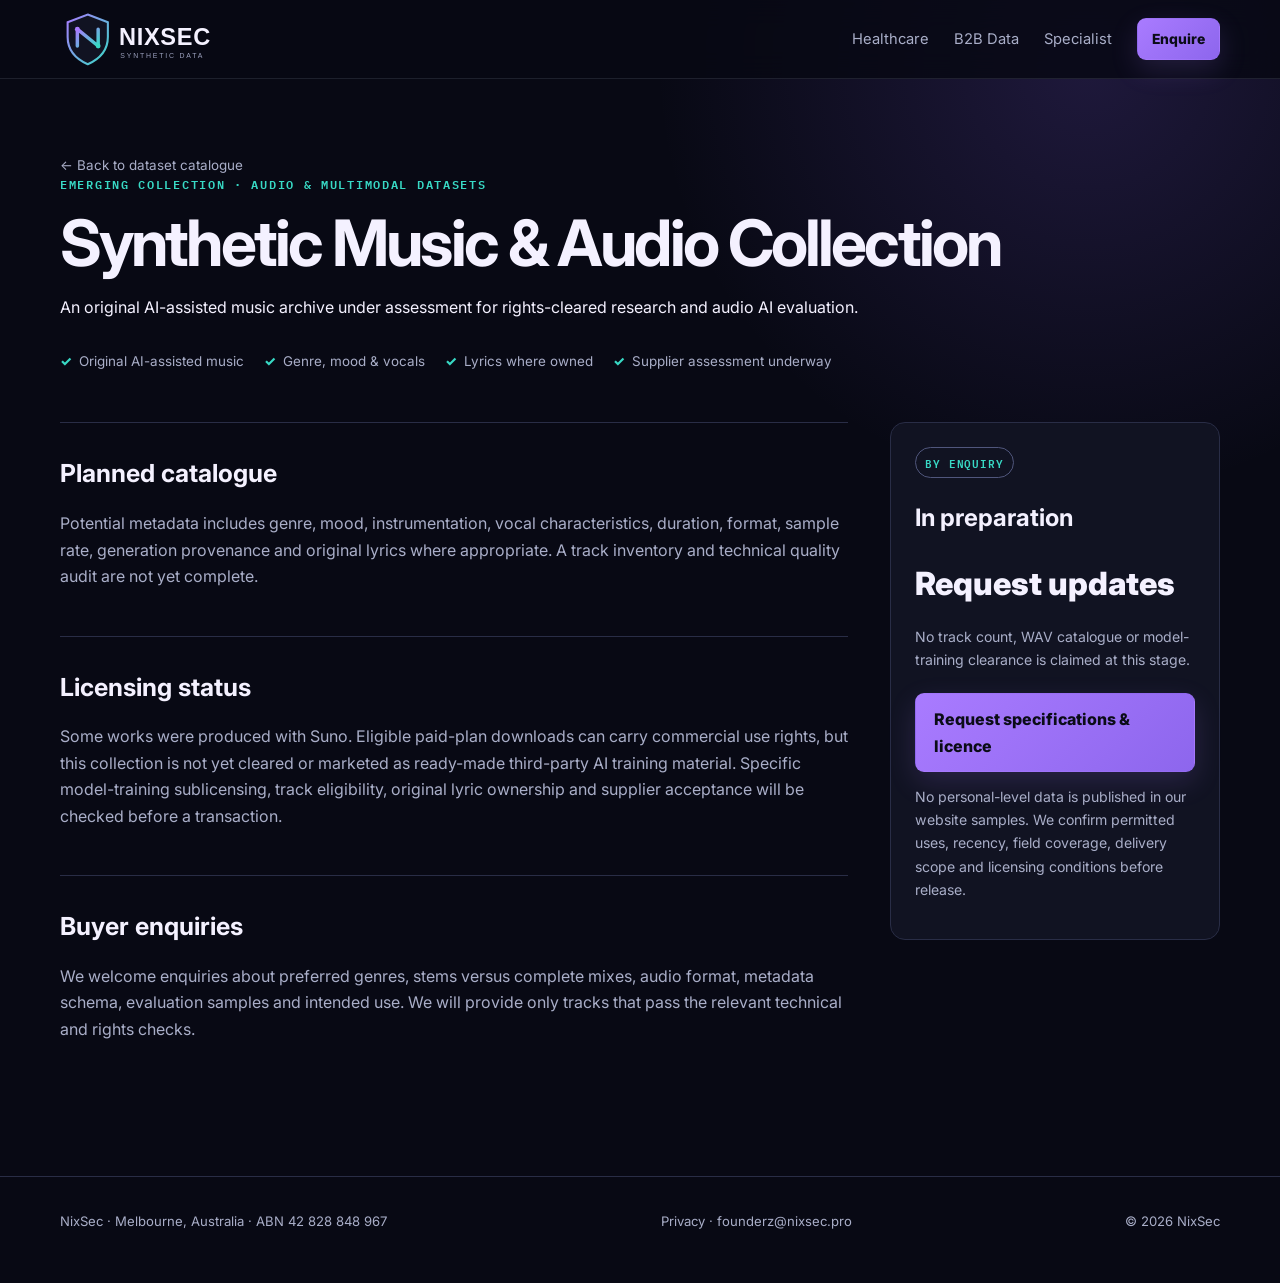
<file: products/synthetic-audio-collection.html>
<!doctype html>
<html lang="en-AU"><head><meta charset="utf-8"><meta name="viewport" content="width=device-width,initial-scale=1">
<title>Synthetic Music & Audio Dataset Enquiries | NixSec</title><meta name="description" content="NixSec is assessing an original AI-assisted music collection for licensed audio research, with track metadata and commercial-rights provenance under review.">
<link rel="canonical" href="https://nixsec.pro/products/synthetic-audio-collection.html">
<link rel="preconnect" href="https://fonts.googleapis.com"><link rel="preconnect" href="https://fonts.gstatic.com" crossorigin>
<link href="https://fonts.googleapis.com/css2?family=IBM+Plex+Mono:wght@500;600&family=Inter:wght@400;500;600;700;800&display=swap" rel="stylesheet">
<link rel="stylesheet" href="../assets/styles.css"><link rel="icon" href="../assets/nixsec-logo.svg" type="image/svg+xml">
</head><body><header class="site-header"><div class="wrap nav"><a class="brand" href="../index.html" aria-label="NixSec home"><img src="../assets/nixsec-logo.svg" alt="NixSec"></a><nav class="nav-links"><a href="../index.html#healthcare">Healthcare</a><a href="../index.html#b2b">B2B Data</a><a href="../index.html#specialist">Specialist</a><a class="button small" href="mailto:founderz@nixsec.pro?subject=NixSec%20licensing%20enquiry">Enquire</a></nav></div></header>
<main class="wrap"><section class="product-hero"><a class="crumb" href="../index.html#datasets">← Back to dataset catalogue</a><div class="eyebrow">Emerging collection · Audio & multimodal datasets</div><h1>Synthetic Music &amp; Audio Collection</h1><p class="lead">An original AI-assisted music archive under assessment for rights-cleared research and audio AI evaluation.</p><div class="trustline"><span>Original AI-assisted music</span><span>Genre, mood & vocals</span><span>Lyrics where owned</span><span>Supplier assessment underway</span></div></section>
<div class="product-layout"><div><section class="content-block"><h2>Planned catalogue</h2><p>Potential metadata includes genre, mood, instrumentation, vocal characteristics, duration, format, sample rate, generation provenance and original lyrics where appropriate. A track inventory and technical quality audit are not yet complete.</p></section>
 <section class="content-block"><h2>Licensing status</h2><p>Some works were produced with Suno. Eligible paid-plan downloads can carry commercial use rights, but this collection is not yet cleared or marketed as ready-made third-party AI training material. Specific model-training sublicensing, track eligibility, original lyric ownership and supplier acceptance will be checked before a transaction.</p></section>
 <section class="content-block"><h2>Buyer enquiries</h2><p>We welcome enquiries about preferred genres, stems versus complete mixes, audio format, metadata schema, evaluation samples and intended use. We will provide only tracks that pass the relevant technical and rights checks.</p></section></div><aside class="sidebar"><span class="tag">By enquiry</span><h2>In preparation</h2><div class="amount">Request updates</div><p>No track count, WAV catalogue or model-training clearance is claimed at this stage.</p><a class="button" href="mailto:founderz@nixsec.pro?subject=Dataset%20enquiry%3A%20Synthetic%20Music%20%26amp%3B%20Audio%20Collection">Request specifications &amp; licence</a><p class="fine">No personal-level data is published in our website samples. We confirm permitted uses, recency, field coverage, delivery scope and licensing conditions before release.</p></aside></div>
</main><footer class="footer"><div class="wrap footer-grid"><span>NixSec · Melbourne, Australia · ABN 42 828 848 967</span><span><a href="../privacy.html">Privacy</a> · <a href="mailto:founderz@nixsec.pro?subject=NixSec%20data%20enquiry">founderz@nixsec.pro</a></span><span>© 2026 NixSec</span></div></footer></body></html>
</file>
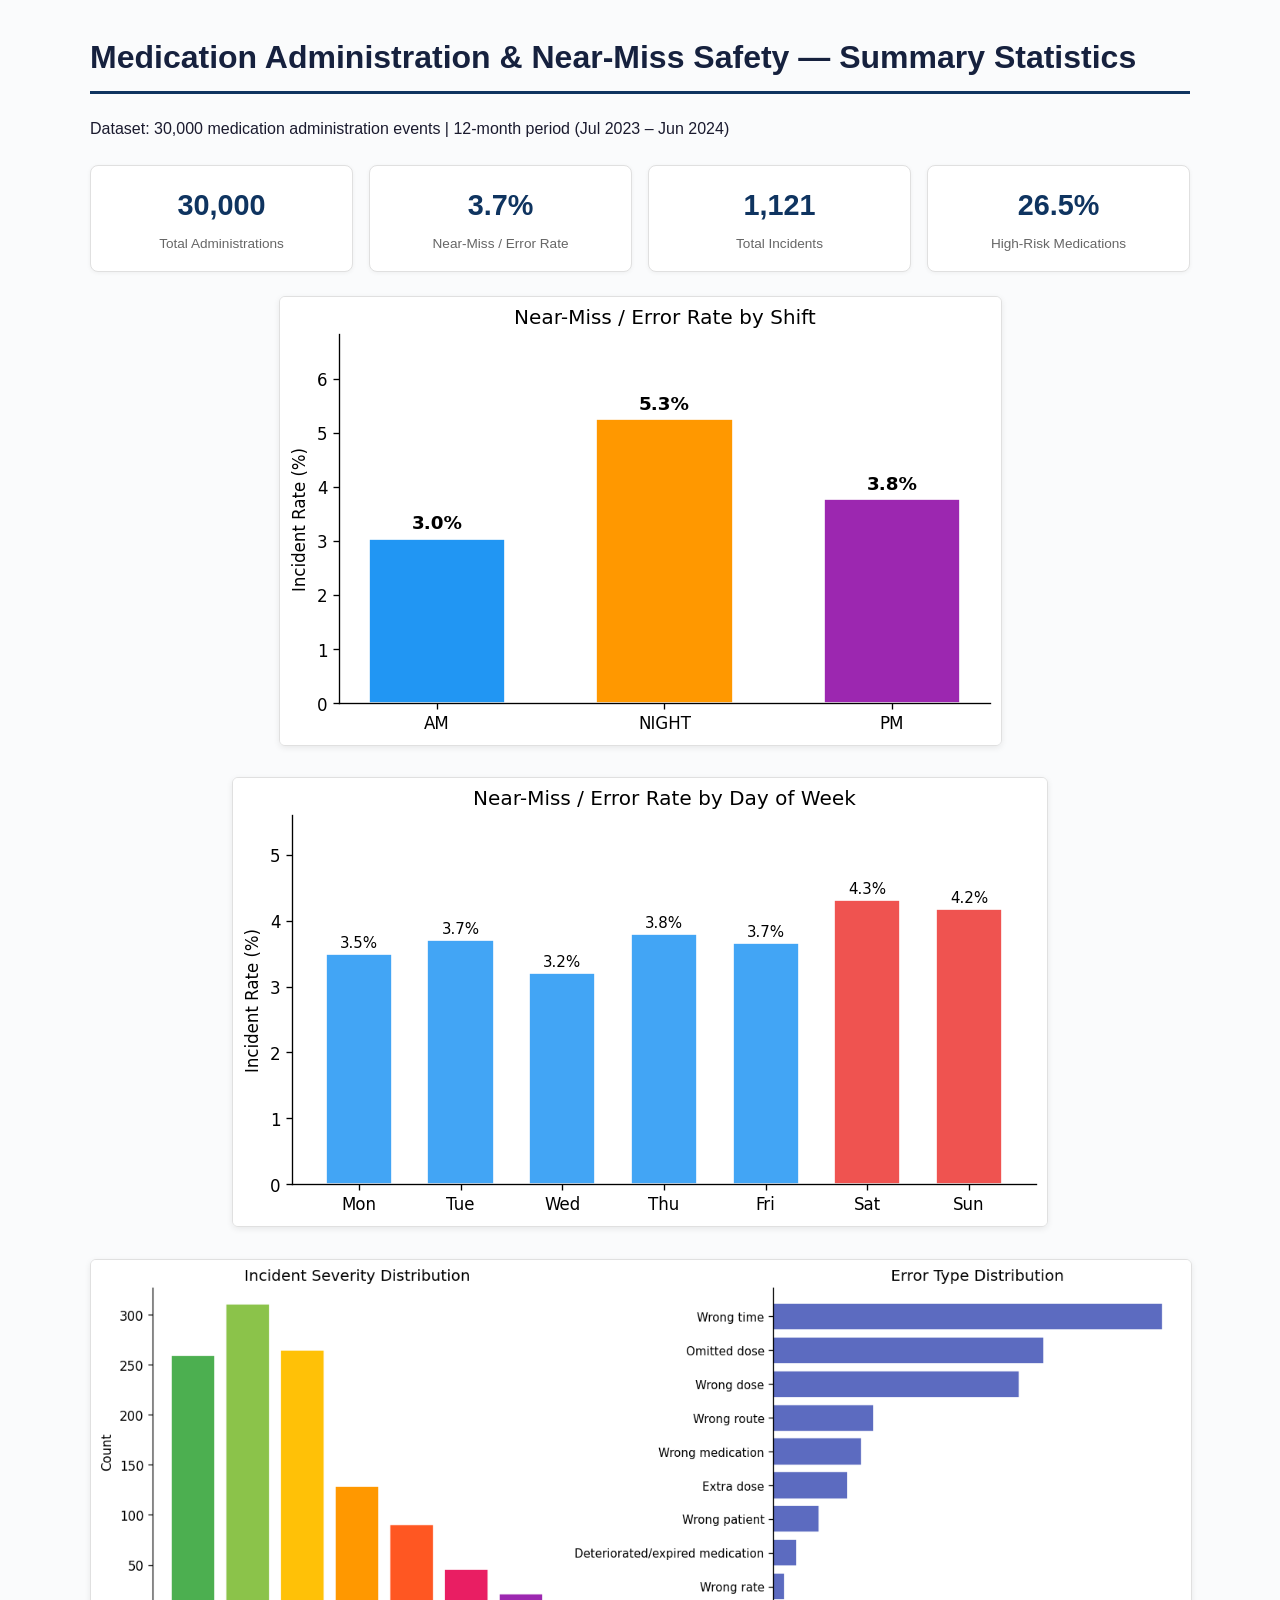
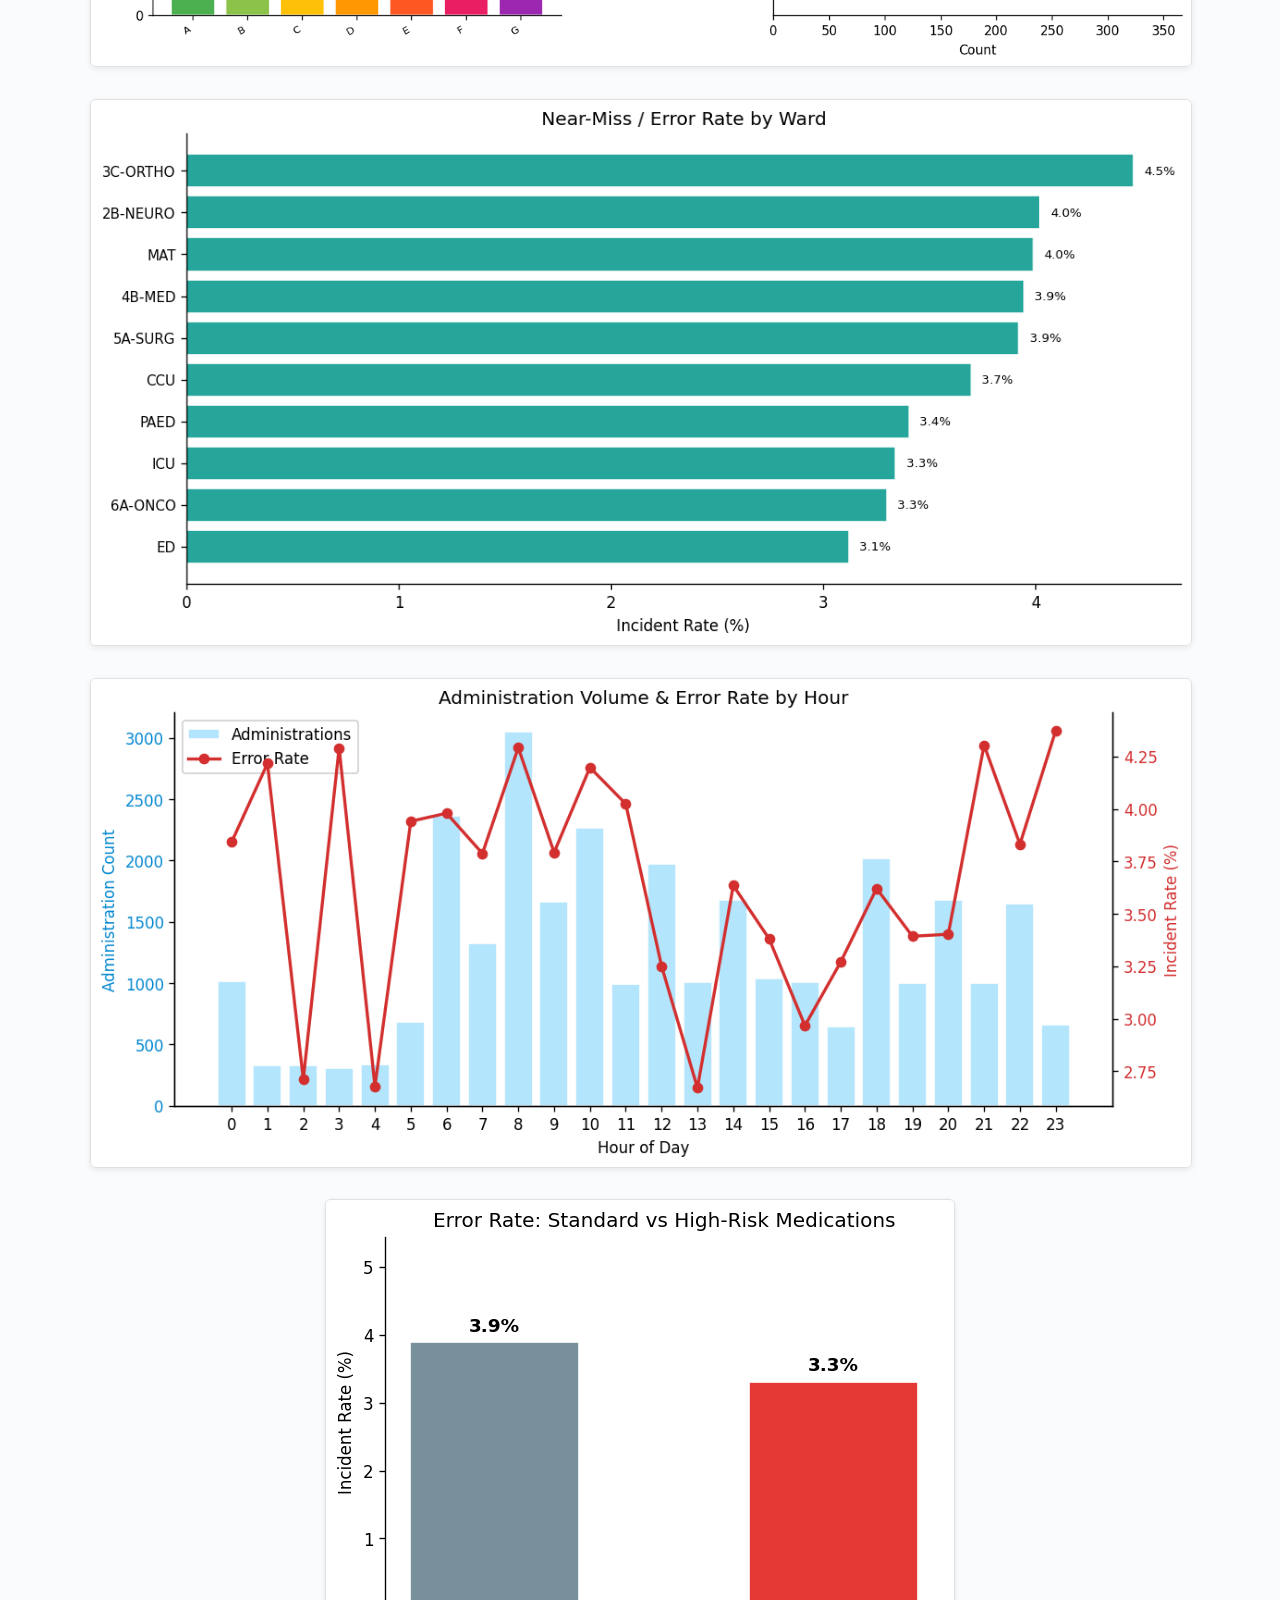
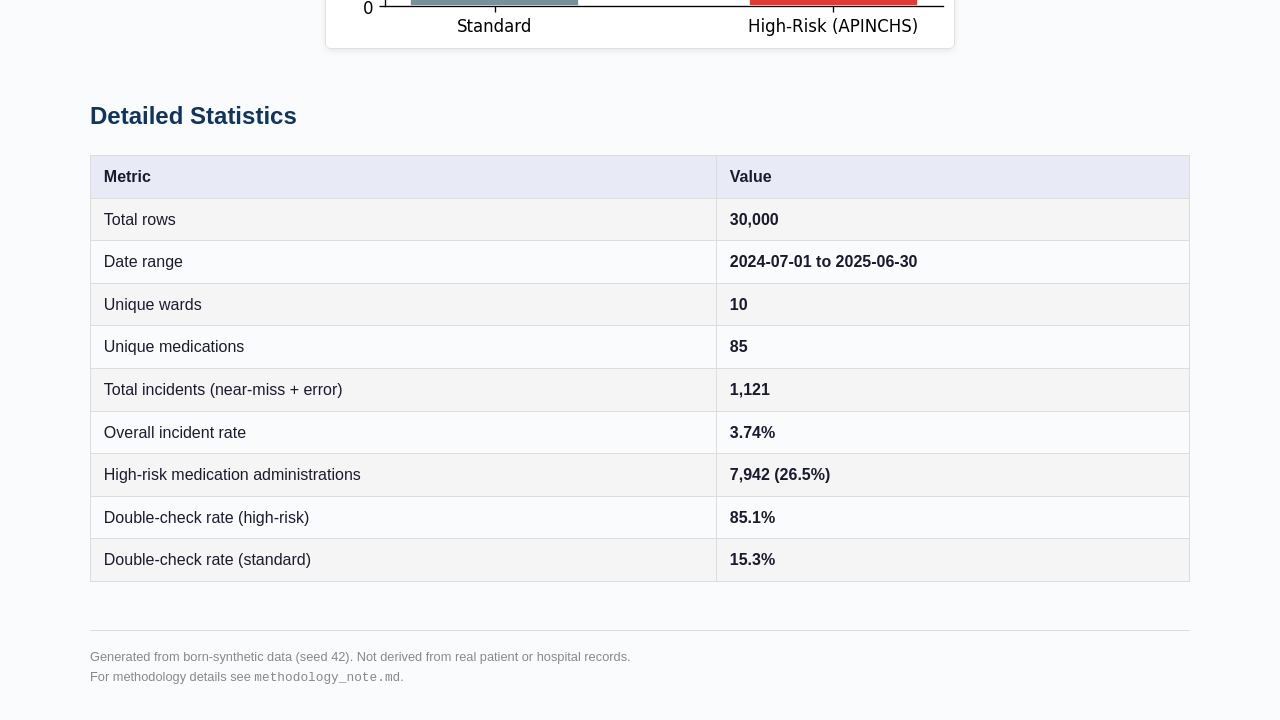
<file: datasets/medication-near-miss/summary_statistics.html>
<!DOCTYPE html>
<html lang="en">
<head>
<meta charset="utf-8">
<title>Medication Administration & Near-Miss Safety — Summary Statistics</title>
<style>
body { font-family: -apple-system, BlinkMacSystemFont, 'Segoe UI', Roboto, sans-serif;
       max-width: 1100px; margin: 2rem auto; padding: 0 1.5rem; color: #1a1a2e;
       background: #fafbfc; line-height: 1.6; }
h1 { color: #16213e; border-bottom: 3px solid #0f3460; padding-bottom: 0.5rem; }
h2 { color: #0f3460; margin-top: 2.5rem; }
h3 { color: #533483; margin-top: 1.8rem; }
table { border-collapse: collapse; margin: 1rem 0; width: 100%; }
th, td { border: 1px solid #ddd; padding: 0.5rem 0.8rem; text-align: left; }
th { background: #e8eaf6; font-weight: 600; }
tr:nth-child(even) { background: #f5f5f5; }
.chart { margin: 1.5rem 0; text-align: center; }
.chart img { max-width: 100%; border: 1px solid #e0e0e0; border-radius: 6px;
              box-shadow: 0 2px 6px rgba(0,0,0,0.08); }
.metric-grid { display: grid; grid-template-columns: repeat(auto-fit, minmax(220px, 1fr));
                gap: 1rem; margin: 1.5rem 0; }
.metric-card { background: white; border: 1px solid #e0e0e0; border-radius: 8px;
                padding: 1rem 1.2rem; text-align: center;
                box-shadow: 0 1px 4px rgba(0,0,0,0.05); }
.metric-card .value { font-size: 1.8rem; font-weight: 700; color: #0f3460; }
.metric-card .label { font-size: 0.85rem; color: #666; margin-top: 0.3rem; }
.footer { margin-top: 3rem; padding-top: 1rem; border-top: 1px solid #ddd;
           font-size: 0.8rem; color: #888; }
</style>
</head>
<body>
<h1>Medication Administration &amp; Near-Miss Safety — Summary Statistics</h1><p>Dataset: 30,000 medication administration events | 12-month period (Jul 2023 – Jun 2024)</p><div class="metric-grid"><div class="metric-card"><div class="value">30,000</div><div class="label">Total Administrations</div></div><div class="metric-card"><div class="value">3.7%</div><div class="label">Near-Miss / Error Rate</div></div><div class="metric-card"><div class="value">1,121</div><div class="label">Total Incidents</div></div><div class="metric-card"><div class="value">26.5%</div><div class="label">High-Risk Medications</div></div></div><div class="chart"><img src="[data-uri]" alt="Error rate by shift"></div><div class="chart"><img src="[data-uri]" alt="Error rate by day of week"></div><div class="chart"><img src="[data-uri]" alt="Severity and error type"></div><div class="chart"><img src="[data-uri]" alt="Error rate by ward"></div><div class="chart"><img src="[data-uri]" alt="Hourly volume and error rate"></div><div class="chart"><img src="[data-uri]" alt="High-risk vs standard"></div><h2>Detailed Statistics</h2><table><tr><th>Metric</th><th>Value</th></tr><tr><td>Total rows</td><td><strong>30,000</strong></td></tr><tr><td>Date range</td><td><strong>2024-07-01 to 2025-06-30</strong></td></tr><tr><td>Unique wards</td><td><strong>10</strong></td></tr><tr><td>Unique medications</td><td><strong>85</strong></td></tr><tr><td>Total incidents (near-miss + error)</td><td><strong>1,121</strong></td></tr><tr><td>Overall incident rate</td><td><strong>3.74%</strong></td></tr><tr><td>High-risk medication administrations</td><td><strong>7,942 (26.5%)</strong></td></tr><tr><td>Double-check rate (high-risk)</td><td><strong>85.1%</strong></td></tr><tr><td>Double-check rate (standard)</td><td><strong>15.3%</strong></td></tr></table>
<div class="footer">
Generated from born-synthetic data (seed 42). Not derived from real patient or hospital records.<br>
For methodology details see <code>methodology_note.md</code>.
</div>
</body>
</html>
</file>
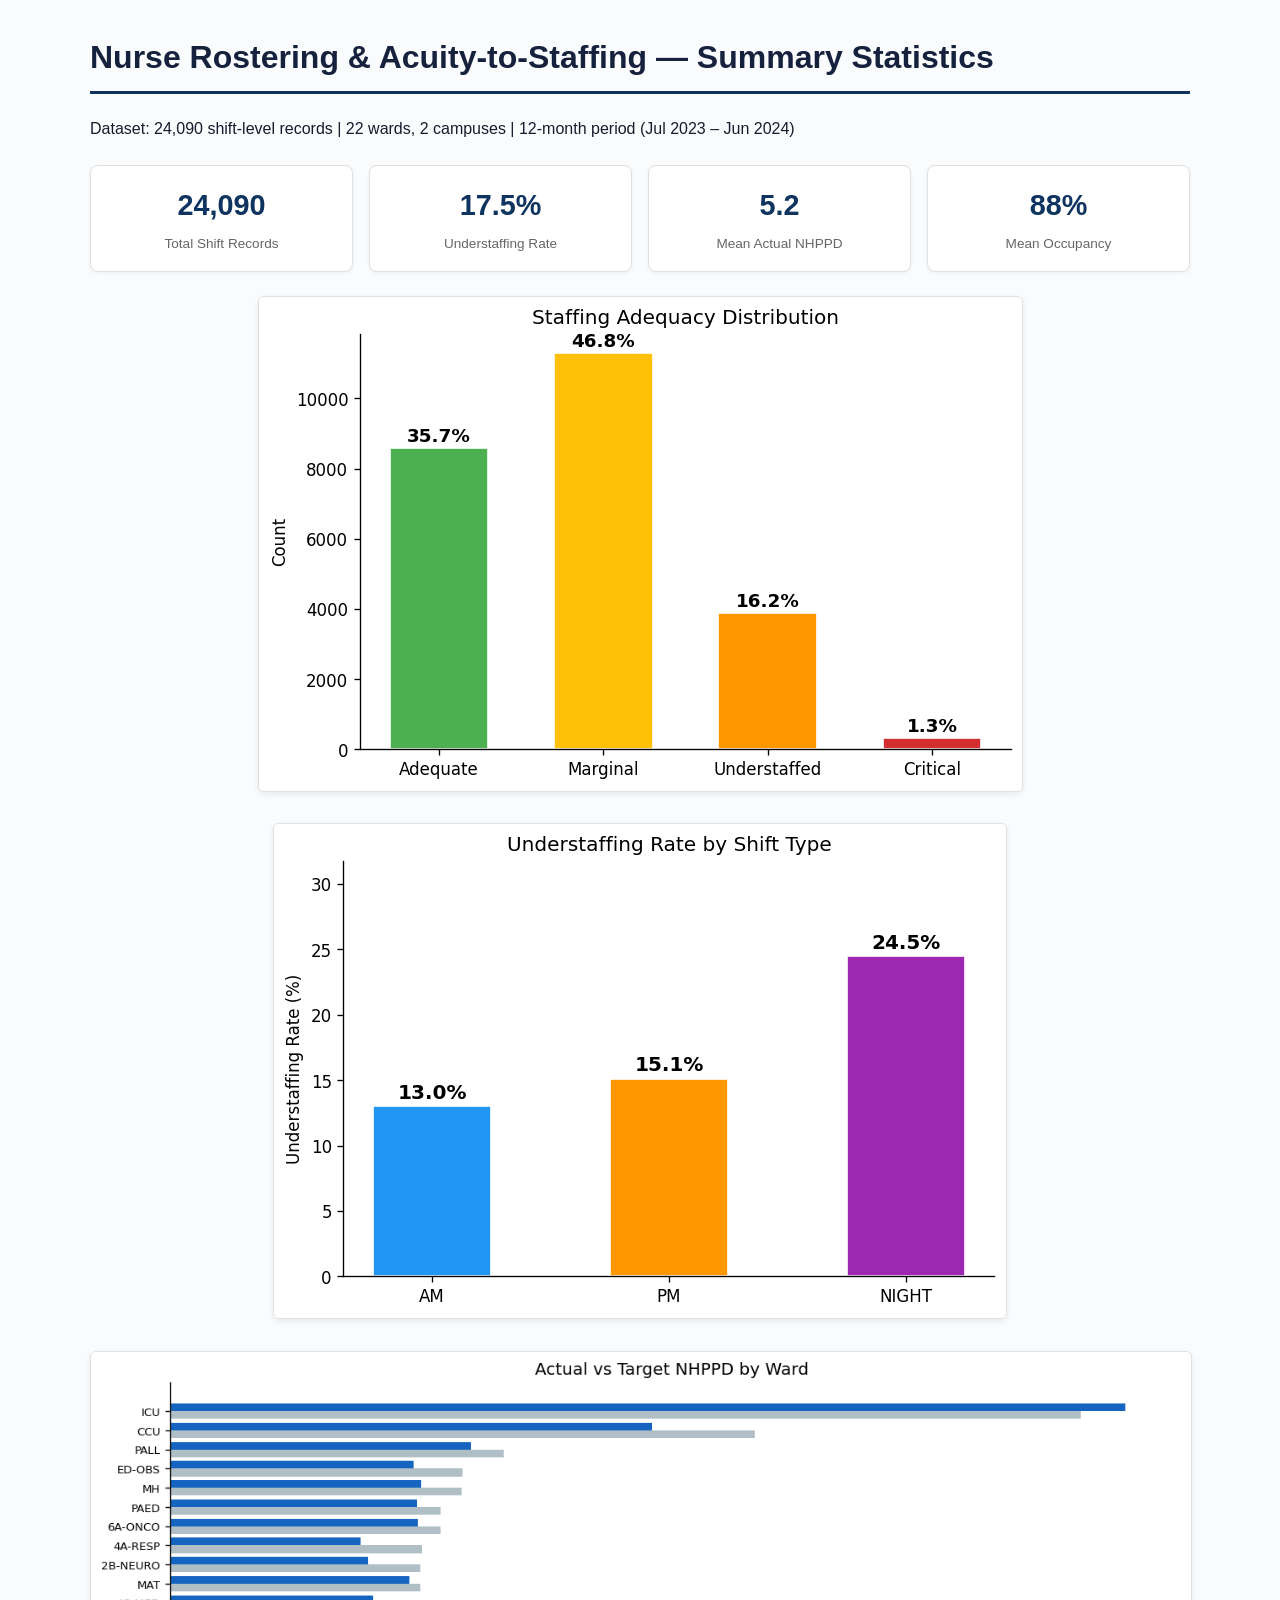
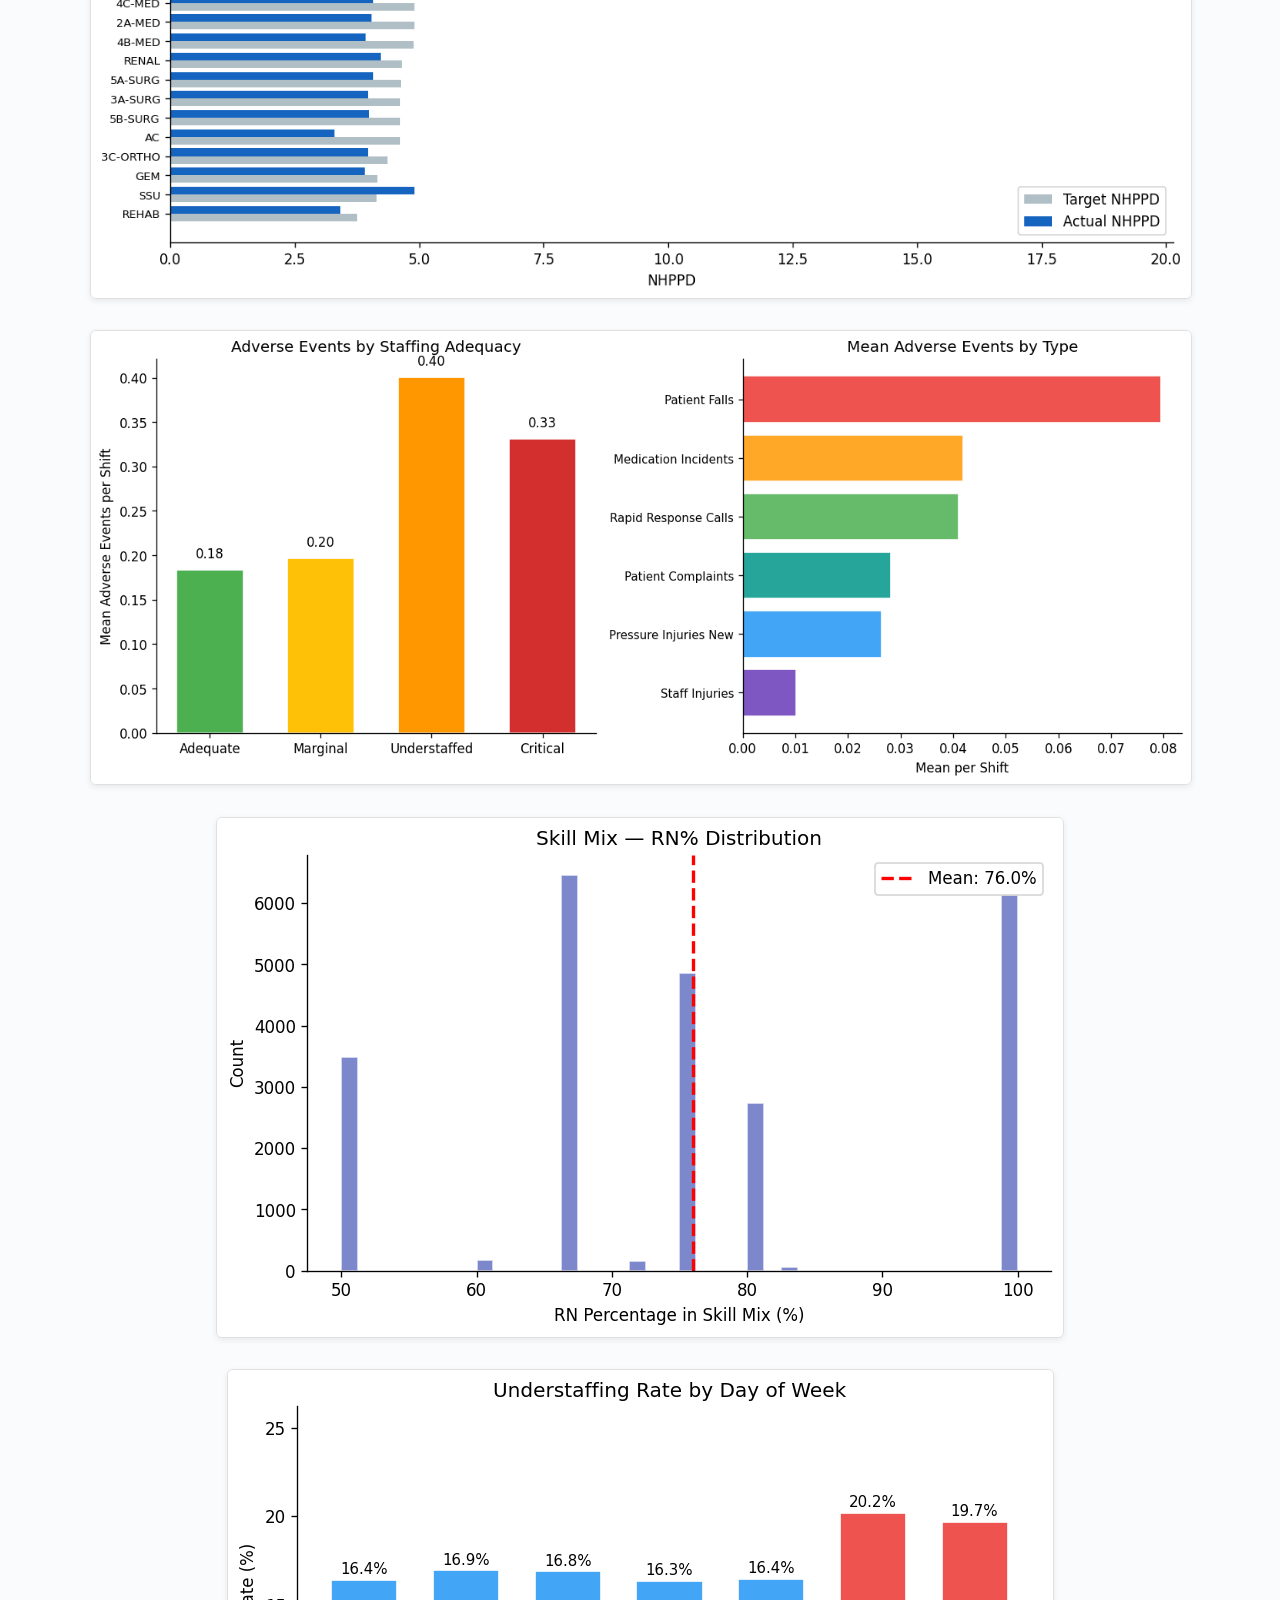
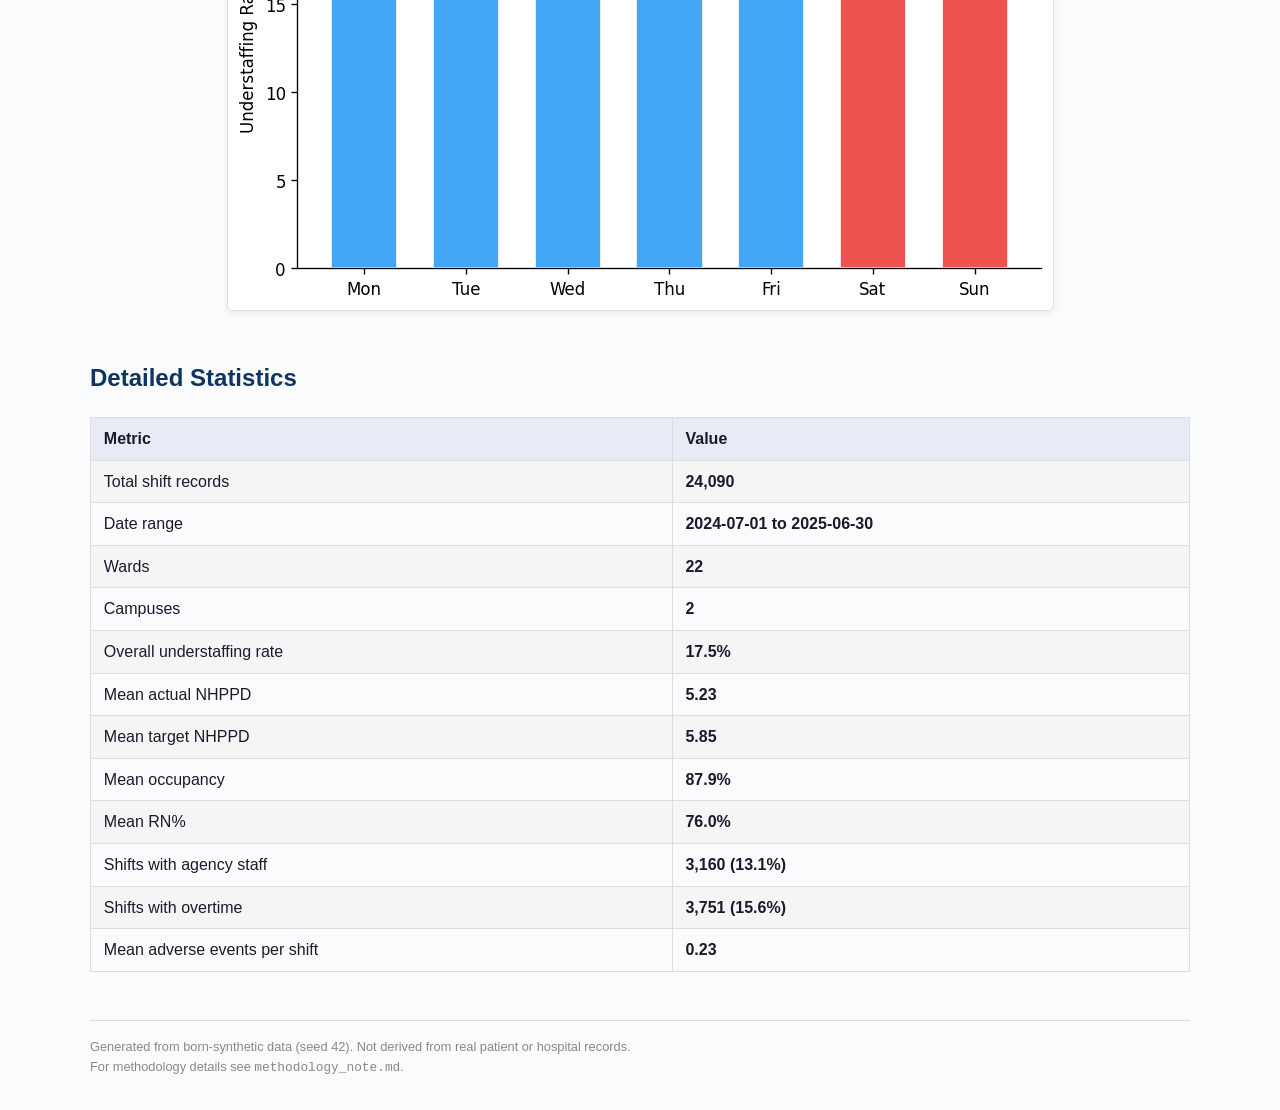
<file: datasets/nurse-rostering/summary_statistics.html>
<!DOCTYPE html>
<html lang="en">
<head>
<meta charset="utf-8">
<title>Nurse Rostering & Acuity-to-Staffing — Summary Statistics</title>
<style>
body { font-family: -apple-system, BlinkMacSystemFont, 'Segoe UI', Roboto, sans-serif;
       max-width: 1100px; margin: 2rem auto; padding: 0 1.5rem; color: #1a1a2e;
       background: #fafbfc; line-height: 1.6; }
h1 { color: #16213e; border-bottom: 3px solid #0f3460; padding-bottom: 0.5rem; }
h2 { color: #0f3460; margin-top: 2.5rem; }
h3 { color: #533483; margin-top: 1.8rem; }
table { border-collapse: collapse; margin: 1rem 0; width: 100%; }
th, td { border: 1px solid #ddd; padding: 0.5rem 0.8rem; text-align: left; }
th { background: #e8eaf6; font-weight: 600; }
tr:nth-child(even) { background: #f5f5f5; }
.chart { margin: 1.5rem 0; text-align: center; }
.chart img { max-width: 100%; border: 1px solid #e0e0e0; border-radius: 6px;
              box-shadow: 0 2px 6px rgba(0,0,0,0.08); }
.metric-grid { display: grid; grid-template-columns: repeat(auto-fit, minmax(220px, 1fr));
                gap: 1rem; margin: 1.5rem 0; }
.metric-card { background: white; border: 1px solid #e0e0e0; border-radius: 8px;
                padding: 1rem 1.2rem; text-align: center;
                box-shadow: 0 1px 4px rgba(0,0,0,0.05); }
.metric-card .value { font-size: 1.8rem; font-weight: 700; color: #0f3460; }
.metric-card .label { font-size: 0.85rem; color: #666; margin-top: 0.3rem; }
.footer { margin-top: 3rem; padding-top: 1rem; border-top: 1px solid #ddd;
           font-size: 0.8rem; color: #888; }
</style>
</head>
<body>
<h1>Nurse Rostering &amp; Acuity-to-Staffing — Summary Statistics</h1><p>Dataset: 24,090 shift-level records | 22 wards, 2 campuses | 12-month period (Jul 2023 – Jun 2024)</p><div class="metric-grid"><div class="metric-card"><div class="value">24,090</div><div class="label">Total Shift Records</div></div><div class="metric-card"><div class="value">17.5%</div><div class="label">Understaffing Rate</div></div><div class="metric-card"><div class="value">5.2</div><div class="label">Mean Actual NHPPD</div></div><div class="metric-card"><div class="value">88%</div><div class="label">Mean Occupancy</div></div></div><div class="chart"><img src="[data-uri]" alt="Staffing adequacy"></div><div class="chart"><img src="[data-uri]" alt="Understaffing by shift"></div><div class="chart"><img src="[data-uri]" alt="NHPPD by ward"></div><div class="chart"><img src="[data-uri]" alt="Adverse events"></div><div class="chart"><img src="[data-uri]" alt="RN% distribution"></div><div class="chart"><img src="[data-uri]" alt="Understaffing by day"></div><h2>Detailed Statistics</h2><table><tr><th>Metric</th><th>Value</th></tr><tr><td>Total shift records</td><td><strong>24,090</strong></td></tr><tr><td>Date range</td><td><strong>2024-07-01 to 2025-06-30</strong></td></tr><tr><td>Wards</td><td><strong>22</strong></td></tr><tr><td>Campuses</td><td><strong>2</strong></td></tr><tr><td>Overall understaffing rate</td><td><strong>17.5%</strong></td></tr><tr><td>Mean actual NHPPD</td><td><strong>5.23</strong></td></tr><tr><td>Mean target NHPPD</td><td><strong>5.85</strong></td></tr><tr><td>Mean occupancy</td><td><strong>87.9%</strong></td></tr><tr><td>Mean RN%</td><td><strong>76.0%</strong></td></tr><tr><td>Shifts with agency staff</td><td><strong>3,160 (13.1%)</strong></td></tr><tr><td>Shifts with overtime</td><td><strong>3,751 (15.6%)</strong></td></tr><tr><td>Mean adverse events per shift</td><td><strong>0.23</strong></td></tr></table>
<div class="footer">
Generated from born-synthetic data (seed 42). Not derived from real patient or hospital records.<br>
For methodology details see <code>methodology_note.md</code>.
</div>
</body>
</html>
</file>
<file: assets/styles.css>
:root{--ink:#080914;--panel:#111322;--panel2:#171a2c;--text:#f4f1ff;--muted:#a9aec8;--violet:#a97bff;--violet2:#7856d8;--aqua:#38d9c5;--line:#292d46;--white:#fff;--shadow:0 24px 70px rgba(0,0,0,.34);--sans:Inter,ui-sans-serif,system-ui,-apple-system,BlinkMacSystemFont,"Segoe UI",sans-serif;--mono:"IBM Plex Mono",ui-monospace,SFMono-Regular,monospace}*{box-sizing:border-box}html{scroll-behavior:smooth}body{margin:0;background:radial-gradient(circle at 85% 5%,rgba(120,86,216,.2),transparent 27rem),var(--ink);color:var(--text);font-family:var(--sans);font-size:16px;line-height:1.65;-webkit-font-smoothing:antialiased}a{color:inherit;text-decoration:none}a:focus-visible,button:focus-visible,summary:focus-visible{outline:3px solid var(--aqua);outline-offset:4px}.wrap{width:min(1160px,calc(100% - 40px));margin:auto}.eyebrow{font:600 .76rem/1.2 var(--mono);letter-spacing:.14em;text-transform:uppercase;color:var(--aqua)}.site-header{position:sticky;top:0;z-index:20;border-bottom:1px solid rgba(169,174,200,.14);background:rgba(8,9,20,.84);backdrop-filter:blur(14px)}.nav{min-height:78px;display:flex;align-items:center;justify-content:space-between;gap:28px}.brand img{display:block;width:222px;height:auto}.nav-links{display:flex;align-items:center;gap:25px;color:var(--muted);font-size:.92rem}.nav-links a:hover{color:var(--white)}.button{display:inline-flex;align-items:center;justify-content:center;gap:8px;border:1px solid transparent;border-radius:9px;padding:12px 18px;background:linear-gradient(135deg,var(--violet),#8d66ed);color:#0b0c17;font-weight:800;box-shadow:0 10px 28px rgba(169,123,255,.16);transition:.2s ease}.button:hover{transform:translateY(-2px);filter:brightness(1.07)}.button.secondary{background:transparent;border-color:#555d85;color:var(--text);box-shadow:none}.button.secondary:hover{border-color:var(--aqua);color:var(--aqua)}.button.small{padding:9px 14px;font-size:.87rem}.hero{padding:94px 0 68px;display:grid;grid-template-columns:minmax(0,1.25fr) minmax(300px,.75fr);gap:60px;align-items:center}.hero h1{font-size:clamp(2.65rem,6vw,5.6rem);line-height:.98;letter-spacing:-.055em;margin:15px 0 26px;max-width:900px}.hero h1 span{color:transparent;background:linear-gradient(100deg,var(--violet),var(--aqua));background-clip:text;-webkit-background-clip:text}.hero .lead{font-size:clamp(1.05rem,2vw,1.28rem);color:var(--muted);max-width:660px;margin:0 0 31px}.actions{display:flex;gap:12px;flex-wrap:wrap}.trustline{display:flex;flex-wrap:wrap;gap:9px 20px;margin-top:30px;color:var(--muted);font-size:.84rem}.trustline span::before{content:"✓";color:var(--aqua);font-weight:800;margin-right:7px}.hero-panel{background:linear-gradient(160deg,rgba(169,123,255,.12),rgba(56,217,197,.04));border:1px solid var(--line);border-radius:18px;padding:27px;box-shadow:var(--shadow)}.signal{display:grid;grid-template-columns:1fr auto;gap:4px 20px;padding:16px 0;border-bottom:1px solid var(--line)}.signal:last-child{border:0}.signal strong{font-size:1.5rem;color:var(--white)}.signal span{grid-column:1/-1;color:var(--muted);font-size:.86rem}.signal .dot{width:9px;height:9px;border-radius:50%;background:var(--aqua);box-shadow:0 0 18px var(--aqua);align-self:center}.strip{border-block:1px solid var(--line);background:rgba(17,19,34,.62)}.strip-grid{display:grid;grid-template-columns:repeat(4,1fr);gap:0}.proof{padding:24px;border-right:1px solid var(--line)}.proof:last-child{border:0}.proof strong{display:block;color:var(--white);font-size:1.15rem}.proof span{color:var(--muted);font-size:.82rem}.section{padding:88px 0}.section-head{display:flex;justify-content:space-between;gap:32px;align-items:end;margin-bottom:36px}.section h2{font-size:clamp(2rem,4vw,3.35rem);line-height:1.05;letter-spacing:-.04em;margin:10px 0 0}.section-head p{max-width:560px;color:var(--muted);margin:0}.grid-3{display:grid;grid-template-columns:repeat(3,1fr);gap:18px}.card{background:linear-gradient(180deg,rgba(23,26,44,.94),rgba(17,19,34,.94));border:1px solid var(--line);border-radius:15px;padding:26px;display:flex;flex-direction:column;min-height:100%;position:relative;overflow:hidden}.card::before{content:"";position:absolute;inset:0 auto auto 0;width:100%;height:2px;background:linear-gradient(90deg,var(--violet),var(--aqua));opacity:.75}.card .icon{width:44px;height:44px;border:1px solid #4c5275;border-radius:10px;display:grid;place-items:center;color:var(--aqua);font:700 1rem var(--mono);margin-bottom:26px}.card h3{font-size:1.33rem;line-height:1.25;margin:0 0 12px}.card p{color:var(--muted);font-size:.93rem;margin:0 0 18px}.stats{display:grid;grid-template-columns:repeat(2,1fr);gap:8px;margin:5px 0 20px}.stat{background:#0c0e1a;border:1px solid var(--line);padding:11px;border-radius:8px}.stat strong{display:block;font-size:1rem}.stat span{color:var(--muted);font-size:.73rem}.price{margin-top:auto;padding-top:18px;border-top:1px solid var(--line);display:flex;justify-content:space-between;align-items:center;gap:10px}.price strong{color:var(--aqua);font-size:1.25rem}.card-links{display:flex;flex-wrap:wrap;gap:9px;margin-top:15px}.text-link{font-size:.84rem;color:var(--muted);text-decoration:underline;text-decoration-color:#515777;text-underline-offset:4px}.text-link:hover{color:var(--aqua)}.risk-box{display:grid;grid-template-columns:1fr 1fr;gap:18px;background:linear-gradient(135deg,rgba(169,123,255,.1),rgba(56,217,197,.06));border:1px solid #3d4365;border-radius:18px;padding:36px}.risk-box h3{font-size:clamp(1.6rem,3vw,2.6rem);line-height:1.1;margin:9px 0 14px}.risk-box p{color:var(--muted);margin:0}.checklist{display:grid;gap:12px}.check{display:flex;gap:11px;color:var(--muted)}.check b{color:var(--aqua)}.package-grid{display:grid;grid-template-columns:repeat(3,1fr);gap:18px}.package{border:1px solid var(--line);border-radius:14px;padding:25px;background:var(--panel)}.package.featured{border-color:var(--violet);box-shadow:0 0 0 1px var(--violet),0 20px 50px rgba(120,86,216,.12)}.package h3{margin:8px 0}.package .amount{font-size:1.8rem;font-weight:800}.package ul{padding-left:19px;color:var(--muted);font-size:.9rem}.tag{display:inline-block;padding:5px 9px;border:1px solid #50567c;border-radius:100px;color:var(--aqua);font:600 .7rem var(--mono);text-transform:uppercase;letter-spacing:.08em}.faq{border-top:1px solid var(--line)}details{border-bottom:1px solid var(--line)}summary{padding:20px 0;cursor:pointer;font-weight:700;list-style:none;display:flex;justify-content:space-between;gap:20px}summary::after{content:"+";color:var(--aqua)}details[open] summary::after{content:"−"}.answer{color:var(--muted);max-width:780px;padding:0 0 20px}.cta-band{margin:20px 0 88px;padding:50px;border-radius:18px;background:linear-gradient(120deg,#292052,#112b34);border:1px solid #58518b;display:flex;justify-content:space-between;align-items:center;gap:30px}.cta-band h2{margin:0 0 10px;font-size:clamp(1.8rem,4vw,3rem)}.cta-band p{color:var(--muted);margin:0}.footer{border-top:1px solid var(--line);padding:34px 0 50px;color:var(--muted);font-size:.82rem}.footer-grid{display:flex;justify-content:space-between;gap:25px;flex-wrap:wrap}.footer a:hover{color:var(--aqua)}.product-hero{padding:72px 0 50px}.crumb{color:var(--muted);font-size:.84rem}.product-hero h1{font-size:clamp(2.35rem,5vw,4.7rem);line-height:1.03;letter-spacing:-.045em;max-width:980px;margin:18px 0}.product-layout{display:grid;grid-template-columns:minmax(0,1fr) 330px;gap:42px;padding-bottom:88px}.content-block{border-top:1px solid var(--line);padding:30px 0}.content-block h2{margin:0 0 14px;font-size:1.55rem}.content-block p,.content-block li{color:var(--muted)}.content-block ul{padding-left:20px}.schema{overflow:auto;border:1px solid var(--line);border-radius:10px}.schema table{width:100%;border-collapse:collapse;min-width:620px;font-size:.85rem}.schema th,.schema td{text-align:left;padding:11px 14px;border-bottom:1px solid var(--line)}.schema th{color:var(--aqua);font:600 .72rem var(--mono);text-transform:uppercase}.sidebar{position:sticky;top:105px;align-self:start;background:var(--panel);border:1px solid var(--line);border-radius:15px;padding:24px}.sidebar .amount{font-size:2rem;font-weight:850}.sidebar p{color:var(--muted);font-size:.88rem}.sidebar .button{width:100%;margin-top:8px}.fine{color:var(--muted);font-size:.75rem;margin-top:13px}.outcomes{display:grid;grid-template-columns:repeat(3,1fr);gap:12px}.outcome{padding:18px;background:var(--panel);border:1px solid var(--line);border-radius:10px}.outcome strong{display:block;color:var(--aqua);font-size:1.45rem}.outcome span{color:var(--muted);font-size:.8rem}@media(max-width:900px){.hero,.product-layout{grid-template-columns:1fr}.hero-panel{max-width:600px}.grid-3,.package-grid{grid-template-columns:1fr}.section-head,.risk-box{grid-template-columns:1fr;display:grid}.sidebar{position:static}.strip-grid{grid-template-columns:repeat(2,1fr)}.proof:nth-child(2){border-right:0}.proof:nth-child(-n+2){border-bottom:1px solid var(--line)}}@media(max-width:640px){.wrap{width:min(100% - 28px,1160px)}.nav{min-height:68px}.brand img{width:176px}.nav-links a:not(.button){display:none}.hero{padding:64px 0 45px;gap:35px}.hero h1{font-size:2.85rem}.section{padding:65px 0}.strip-grid,.outcomes{grid-template-columns:1fr}.proof{border-right:0;border-bottom:1px solid var(--line)}.cta-band{padding:30px;align-items:flex-start;flex-direction:column}.button{width:100%}.actions{display:grid}.card{padding:22px}}
</file>
